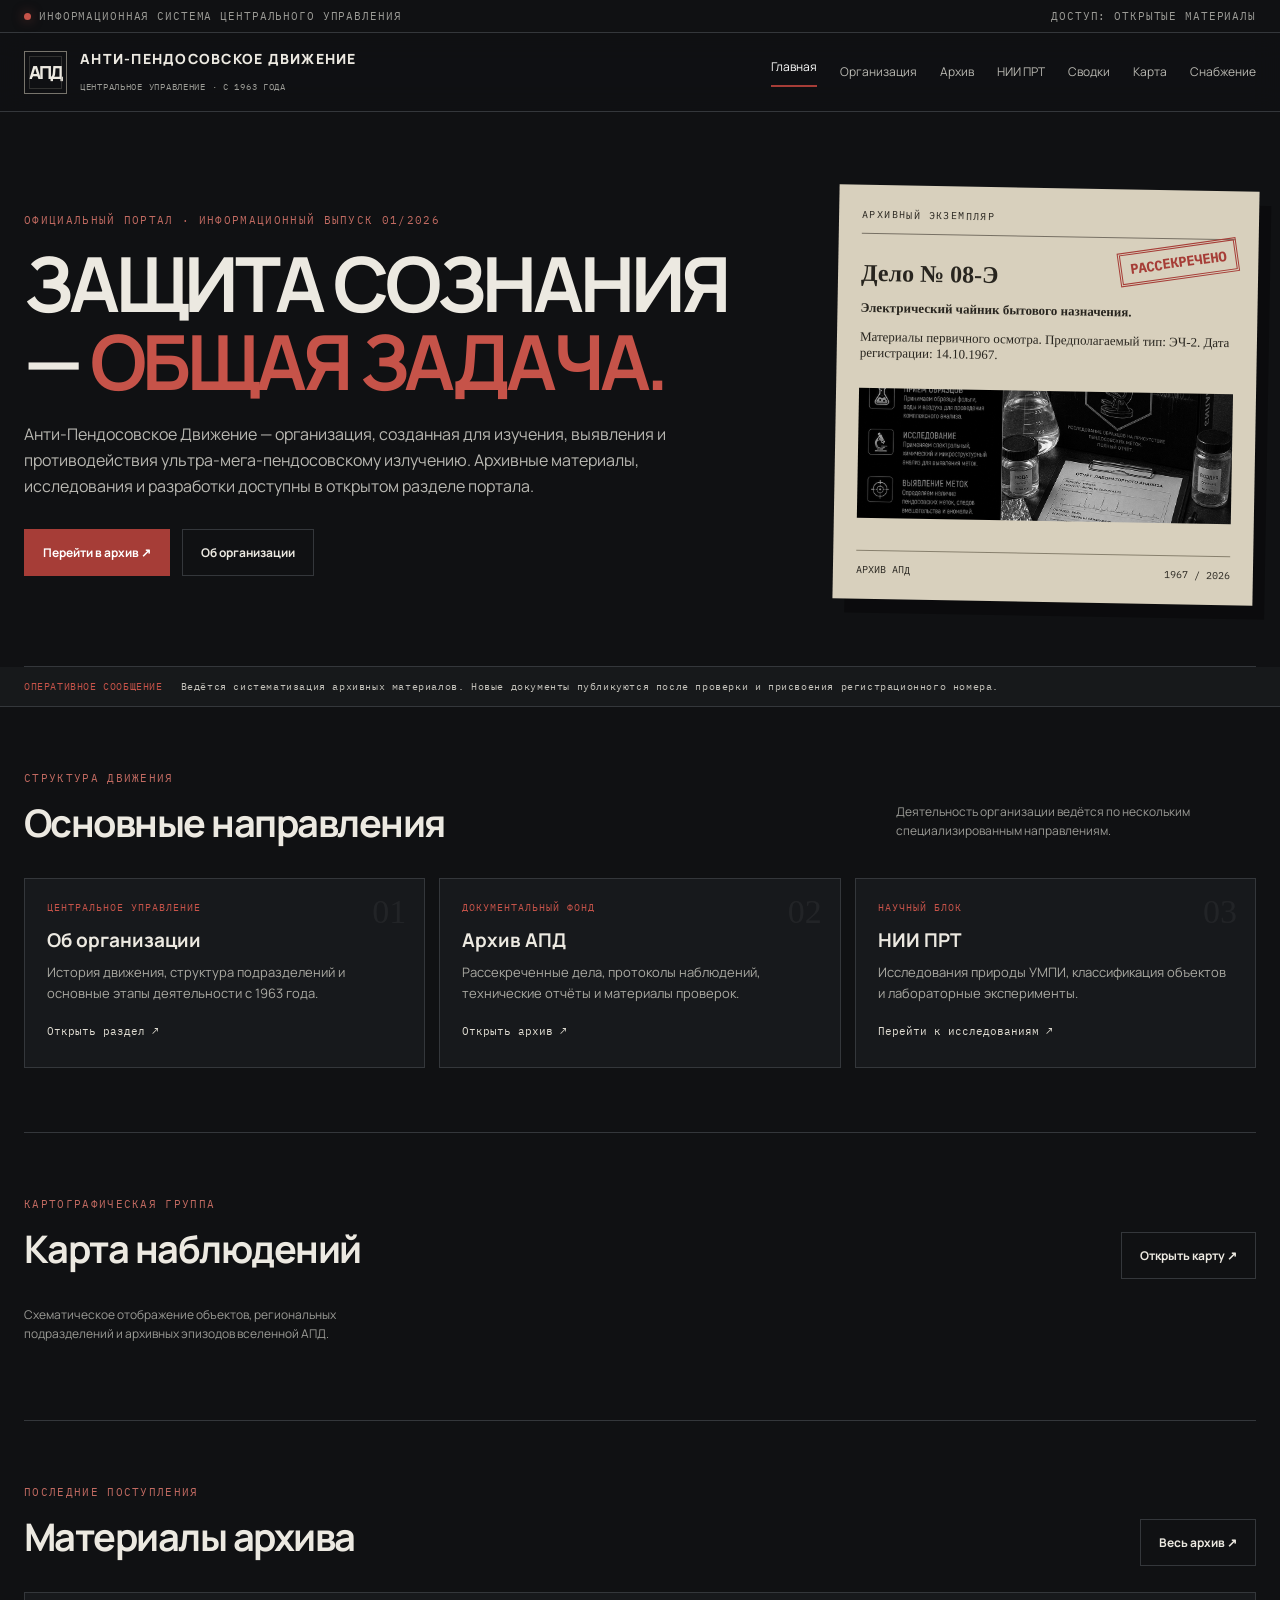
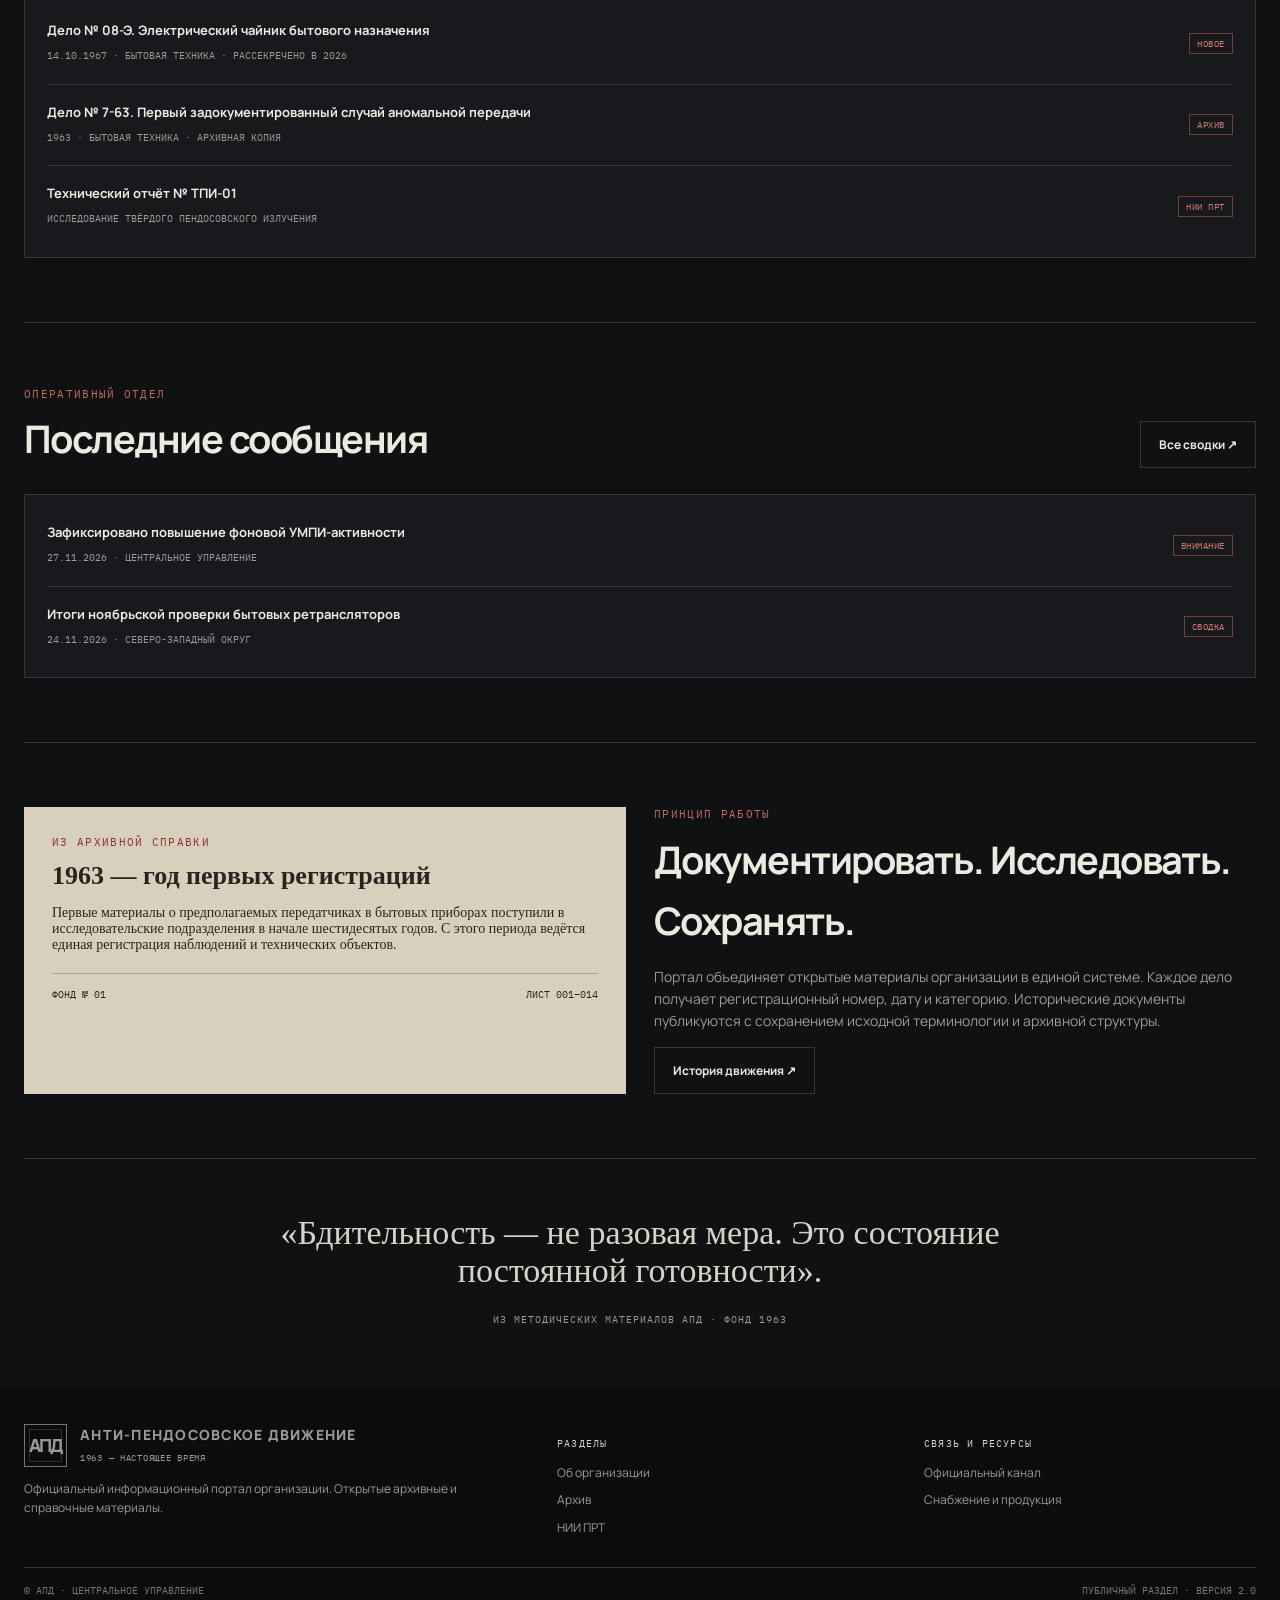
<file: index.html>
<!doctype html>
<html lang="ru"><head><meta charset="utf-8"><meta name="viewport" content="width=device-width,initial-scale=1"><meta name="theme-color" content="#101113"><meta name="description" content="Официальный информационный портал Анти-Пендосовского Движения. Архив, исследования НИИ ПРТ и оперативные материалы."><title>АПД — Центральное управление</title><link rel="stylesheet" href="assets/apd.css"></head><body>
<div class="topline"><div class="shell"><span><i class="status-dot"></i>Информационная система центрального управления</span><span>ДОСТУП: ОТКРЫТЫЕ МАТЕРИАЛЫ</span></div></div>
<header class="header"><div class="shell nav"><a class="brand" href="index.html"><span class="brand-mark">АПД</span><span><span class="brand-name">АНТИ-ПЕНДОСОВСКОЕ ДВИЖЕНИЕ</span><br><span class="brand-sub">ЦЕНТРАЛЬНОЕ УПРАВЛЕНИЕ · С 1963 ГОДА</span></span></a><button class="nav-toggle" aria-expanded="false">МЕНЮ ☰</button><nav class="nav-links"><a class="active" href="index.html">Главная</a><a href="organization.html">Организация</a><a href="archive.html">Архив</a><a href="research.html">НИИ ПРТ</a><a href="operational.html">Сводки</a><a href="map.html">Карта</a><a href="shop.html">Снабжение</a></nav></div></header>
<main><div class="shell"><section class="hero"><div><div class="eyebrow">Официальный портал · Информационный выпуск 01/2026</div><h1>ЗАЩИТА СОЗНАНИЯ — <span>ОБЩАЯ ЗАДАЧА.</span></h1><p class="lead">Анти-Пендосовское Движение — организация, созданная для изучения, выявления и противодействия ультра-мега-пендосовскому излучению. Архивные материалы, исследования и разработки доступны в открытом разделе портала.</p><div class="hero-actions"><a class="btn btn-primary" href="archive.html">Перейти в архив ↗</a><a class="btn btn-secondary" href="organization.html">Об организации</a></div></div><aside class="hero-doc"><div class="doc-stamp">РАССЕКРЕЧЕНО</div><h3>Дело № 08-Э</h3><p><b>Электрический чайник бытового назначения.</b></p><p>Материалы первичного осмотра. Предполагаемый тип: ЭЧ-2. Дата регистрации: 14.10.1967.</p><img src="images/LabAnalyse.png" alt="Архивный снимок лабораторного оборудования"><div class="doc-meta"><span>АРХИВ АПД</span><span>1967 / 2026</span></div></aside></section></div>
<div class="ticker"><div class="shell"><span class="ticker-label">ОПЕРАТИВНОЕ СООБЩЕНИЕ</span><span class="ticker-text">Ведётся систематизация архивных материалов. Новые документы публикуются после проверки и присвоения регистрационного номера.</span></div></div>
<div class="shell"><section class="section"><div class="section-head"><div><div class="eyebrow">Структура движения</div><h2>Основные направления</h2></div><p class="section-note">Деятельность организации ведётся по нескольким специализированным направлениям.</p></div><div class="grid"><a class="card" href="organization.html"><span class="card-num">01</span><div class="card-kicker">ЦЕНТРАЛЬНОЕ УПРАВЛЕНИЕ</div><h3>Об организации</h3><p>История движения, структура подразделений и основные этапы деятельности с 1963 года.</p><span class="card-link">Открыть раздел</span></a><a class="card" href="archive.html"><span class="card-num">02</span><div class="card-kicker">ДОКУМЕНТАЛЬНЫЙ ФОНД</div><h3>Архив АПД</h3><p>Рассекреченные дела, протоколы наблюдений, технические отчёты и материалы проверок.</p><span class="card-link">Открыть архив</span></a><a class="card" href="research.html"><span class="card-num">03</span><div class="card-kicker">НАУЧНЫЙ БЛОК</div><h3>НИИ ПРТ</h3><p>Исследования природы УМПИ, классификация объектов и лабораторные эксперименты.</p><span class="card-link">Перейти к исследованиям</span></a></div></section>
<section class="section"><div class="section-head"><div><div class="eyebrow">Картографическая группа</div><h2>Карта наблюдений</h2></div><a class="btn btn-secondary" href="map.html">Открыть карту ↗</a></div><p class="section-note">Схематическое отображение объектов, региональных подразделений и архивных эпизодов вселенной АПД.</p></section><section class="section"><div class="section-head"><div><div class="eyebrow">Последние поступления</div><h2>Материалы архива</h2></div><a class="btn btn-secondary" href="archive.html">Весь архив ↗</a></div><div class="list-panel"><a class="list-row" href="dossier-08e.html"><span><strong>Дело № 08-Э. Электрический чайник бытового назначения</strong><small>14.10.1967 · БЫТОВАЯ ТЕХНИКА · РАССЕКРЕЧЕНО В 2026</small></span><span class="tag">Новое</span></a><a class="list-row" href="dossier-7-63.html"><span><strong>Дело № 7-63. Первый задокументированный случай аномальной передачи</strong><small>1963 · БЫТОВАЯ ТЕХНИКА · АРХИВНАЯ КОПИЯ</small></span><span class="tag">Архив</span></a><a class="list-row" href="report-tpi-01.html"><span><strong>Технический отчёт № ТПИ-01</strong><small>ИССЛЕДОВАНИЕ ТВЁРДОГО ПЕНДОСОВСКОГО ИЗЛУЧЕНИЯ</small></span><span class="tag">НИИ ПРТ</span></a></div></section>
<section class="section"><div class="section-head"><div><div class="eyebrow">Оперативный отдел</div><h2>Последние сообщения</h2></div><a class="btn btn-secondary" href="operational.html">Все сводки ↗</a></div><div class="list-panel"><a class="list-row" href="operational.html"><span><strong>Зафиксировано повышение фоновой УМПИ-активности</strong><small>27.11.2026 · ЦЕНТРАЛЬНОЕ УПРАВЛЕНИЕ</small></span><span class="tag">Внимание</span></a><a class="list-row" href="operational.html"><span><strong>Итоги ноябрьской проверки бытовых ретрансляторов</strong><small>24.11.2026 · СЕВЕРО-ЗАПАДНЫЙ ОКРУГ</small></span><span class="tag">Сводка</span></a></div></section><section class="section"><div class="split"><div class="paper-panel"><div class="eyebrow">Из архивной справки</div><h3>1963 — год первых регистраций</h3><p>Первые материалы о предполагаемых передатчиках в бытовых приборах поступили в исследовательские подразделения в начале шестидесятых годов. С этого периода ведётся единая регистрация наблюдений и технических объектов.</p><div class="paper-lines"><span>ФОНД № 01</span><span>ЛИСТ 001–014</span></div></div><div><div class="eyebrow">Принцип работы</div><h2 style="margin:8px 0 15px">Документировать. Исследовать. Сохранять.</h2><p style="color:var(--muted);font-size:14px">Портал объединяет открытые материалы организации в единой системе. Каждое дело получает регистрационный номер, дату и категорию. Исторические документы публикуются с сохранением исходной терминологии и архивной структуры.</p><a class="btn btn-secondary" href="organization.html">История движения ↗</a></div></div></section><div class="quote"><blockquote>«Бдительность — не разовая мера. Это состояние постоянной готовности».</blockquote><cite>ИЗ МЕТОДИЧЕСКИХ МАТЕРИАЛОВ АПД · ФОНД 1963</cite></div></div></main>
<footer class="footer"><div class="shell"><div class="footer-grid"><div><a class="brand" href="index.html"><span class="brand-mark">АПД</span><span><span class="brand-name">АНТИ-ПЕНДОСОВСКОЕ ДВИЖЕНИЕ</span><br><span class="brand-sub">1963 — НАСТОЯЩЕЕ ВРЕМЯ</span></span></a><p>Официальный информационный портал организации. Открытые архивные и справочные материалы.</p></div><div><h4>Разделы</h4><div class="footer-links"><a href="organization.html">Об организации</a><a href="archive.html">Архив</a><a href="research.html">НИИ ПРТ</a></div></div><div><h4>Связь и ресурсы</h4><div class="footer-links"><a href="https://web.max.ru/-77594313556719">Официальный канал</a><a href="shop.html">Снабжение и продукция</a></div></div></div><div class="copyright"><span>© АПД · ЦЕНТРАЛЬНОЕ УПРАВЛЕНИЕ</span><span>ПУБЛИЧНЫЙ РАЗДЕЛ · ВЕРСИЯ 2.0</span></div></div></footer><script src="assets/apd.js"></script></body></html>
</file>
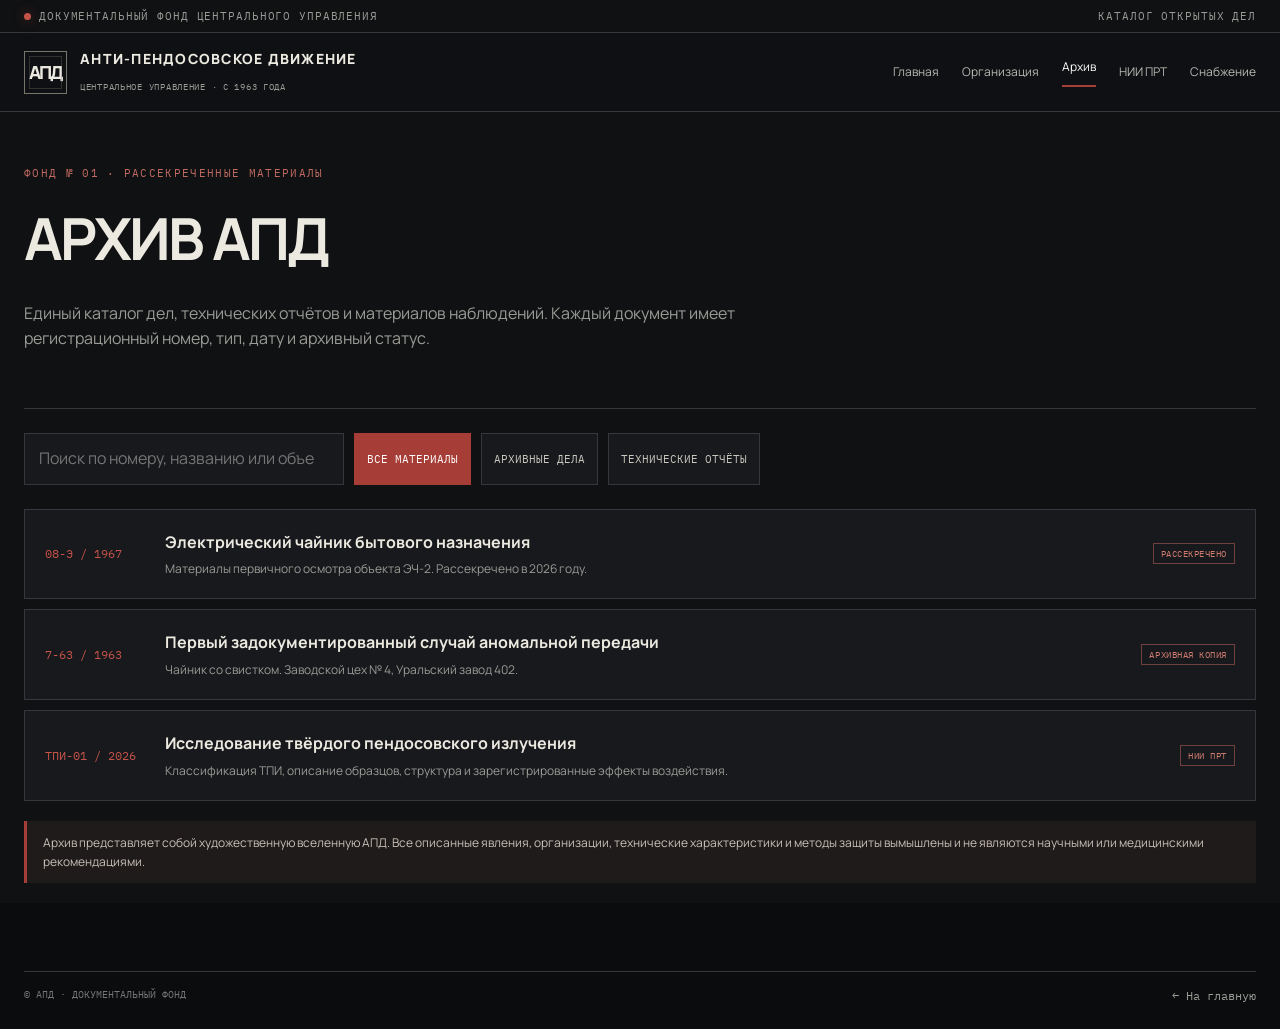
<file: archive.html>
<!doctype html>
<html lang="ru"><head><meta charset="utf-8"><meta name="viewport" content="width=device-width,initial-scale=1"><meta name="theme-color" content="#101113"><meta name="description" content="Открытый каталог архивных дел, технических отчётов и рассекреченных материалов АПД."><title>Архив АПД — Документальный фонд</title><link rel="stylesheet" href="assets/apd.css"></head><body>
<div class="topline"><div class="shell"><span><i class="status-dot"></i>Документальный фонд центрального управления</span><span>КАТАЛОГ ОТКРЫТЫХ ДЕЛ</span></div></div>
<header class="header"><div class="shell nav"><a class="brand" href="index.html"><span class="brand-mark">АПД</span><span><span class="brand-name">АНТИ-ПЕНДОСОВСКОЕ ДВИЖЕНИЕ</span><br><span class="brand-sub">ЦЕНТРАЛЬНОЕ УПРАВЛЕНИЕ · С 1963 ГОДА</span></span></a><button class="nav-toggle" aria-expanded="false">МЕНЮ ☰</button><nav class="nav-links"><a href="index.html">Главная</a><a href="organization.html">Организация</a><a class="active" href="archive.html">Архив</a><a href="research.html">НИИ ПРТ</a><a href="shop.html">Снабжение</a></nav></div></header>
<main class="shell"><section class="page-hero"><div class="eyebrow">Фонд № 01 · Рассекреченные материалы</div><h1>АРХИВ АПД</h1><p>Единый каталог дел, технических отчётов и материалов наблюдений. Каждый документ имеет регистрационный номер, тип, дату и архивный статус.</p></section>
<div class="toolbar"><input class="search" data-search type="search" placeholder="Поиск по номеру, названию или объекту…" aria-label="Поиск по архиву"><button class="filter active" data-filter="all">ВСЕ МАТЕРИАЛЫ</button><button class="filter" data-filter="case">АРХИВНЫЕ ДЕЛА</button><button class="filter" data-filter="report">ТЕХНИЧЕСКИЕ ОТЧЁТЫ</button></div>
<div class="archive-list">
<a class="archive-item" data-archive-item data-type="case" href="dossier-08e.html"><span class="archive-id">08-Э / 1967</span><span><h3>Электрический чайник бытового назначения</h3><p>Материалы первичного осмотра объекта ЭЧ-2. Рассекречено в 2026 году.</p></span><span class="tag">Рассекречено</span></a>
<a class="archive-item" data-archive-item data-type="case" href="dossier-7-63.html"><span class="archive-id">7-63 / 1963</span><span><h3>Первый задокументированный случай аномальной передачи</h3><p>Чайник со свистком. Заводской цех № 4, Уральский завод 402.</p></span><span class="tag">Архивная копия</span></a>
<a class="archive-item" data-archive-item data-type="report" href="report-tpi-01.html"><span class="archive-id">ТПИ-01 / 2026</span><span><h3>Исследование твёрдого пендосовского излучения</h3><p>Классификация ТПИ, описание образцов, структура и зарегистрированные эффекты воздействия.</p></span><span class="tag">НИИ ПРТ</span></a>
</div><div class="empty" data-empty hidden>По вашему запросу ничего не найдено. Измените поисковую фразу или категорию.</div>
<div class="notice">Архив представляет собой художественную вселенную АПД. Все описанные явления, организации, технические характеристики и методы защиты вымышлены и не являются научными или медицинскими рекомендациями.</div></main>
<footer class="footer"><div class="shell"><div class="copyright"><span>© АПД · ДОКУМЕНТАЛЬНЫЙ ФОНД</span><a href="index.html">← На главную</a></div></div></footer><script src="assets/apd.js"></script></body></html>
</file>
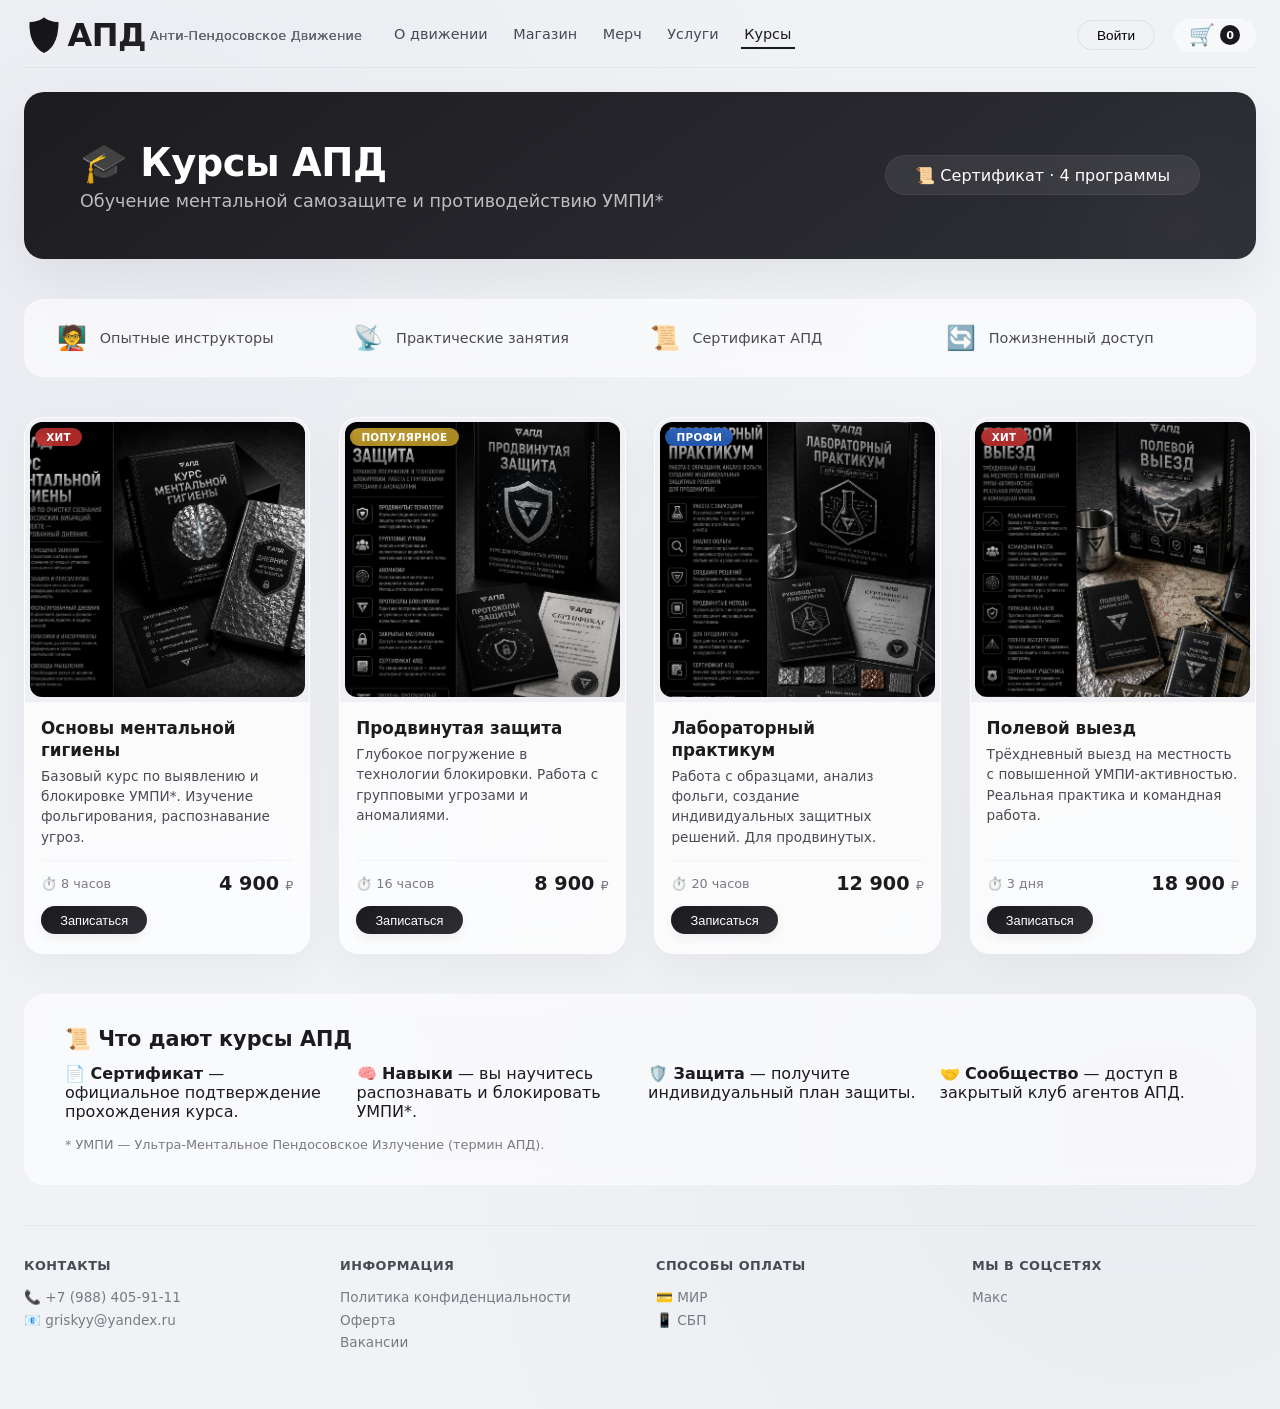
<file: courses.html>
<!DOCTYPE html>
<html lang="ru">
<head>
    <meta charset="UTF-8" />
    <meta name="viewport" content="width=device-width, initial-scale=1.0" />
    <title>Курсы АПД — Анти-Пендосовское Движение</title>
    <style>
        /* ----- базовые сбросы и переменные (как в shop.html) ----- */
        * {
            margin: 0;
            padding: 0;
            box-sizing: border-box;
        }

        :root {
            --bg-page: #f0f2f6;
            --card-bg: rgba(255, 255, 255, 0.75);
            --shadow-soft: 0 12px 40px rgba(0, 0, 0, 0.04);
            --shadow-hover: 0 24px 56px rgba(0, 0, 0, 0.08);
            --radius-lg: 20px;
            --radius-md: 16px;
            --radius-sm: 12px;
            --glass-bg: rgba(255, 255, 255, 0.6);
            --glass-border: rgba(255, 255, 255, 0.25);
            --primary: #1a1a1e;
            --accent: #2c2c32;
            --text-main: #1c1c1e;
            --text-secondary: #4a4a52;
            --text-muted: #7a7a82;
            --gradient-btn: linear-gradient(145deg, #1a1a1e, #2e2e34);
        }

        body {
            font-family: 'Inter', 'Segoe UI', system-ui, -apple-system, sans-serif;
            background: var(--bg-page);
            color: var(--text-main);
            min-height: 100vh;
            display: flex;
            flex-direction: column;
            align-items: center;
            padding: 0 1.5rem 2rem;
            background-image: radial-gradient(circle at 10% 20%, rgba(200, 200, 210, 0.15) 0%, transparent 50%),
                radial-gradient(circle at 90% 80%, rgba(180, 180, 190, 0.10) 0%, transparent 50%);
        }

        .container {
            max-width: 1360px;
            width: 100%;
        }

        /* ----- ШАПКА (как в shop) ----- */
        .header {
            display: flex;
            align-items: center;
            justify-content: space-between;
            flex-wrap: wrap;
            gap: 1rem 1.5rem;
            padding: 1rem 0 0.8rem;
            border-bottom: 1px solid rgba(0, 0, 0, 0.04);
            margin-bottom: 1.5rem;
        }

        .header-left {
            display: flex;
            align-items: center;
            gap: 1.8rem;
            flex-wrap: wrap;
        }

        .logo {
            font-size: 2rem;
            font-weight: 800;
            letter-spacing: -0.5px;
            background: linear-gradient(145deg, #121214, #3a3a42);
            -webkit-background-clip: text;
            -webkit-text-fill-color: transparent;
            background-clip: text;
            text-decoration: none;
            display: flex;
            align-items: center;
            gap: 4px;
        }

        .logo small {
            font-size: 0.8rem;
            font-weight: 400;
            -webkit-text-fill-color: #6a6a72;
            background: none;
            color: #6a6a72;
            letter-spacing: 0.2px;
        }

        .nav-links {
            display: flex;
            gap: 1.2rem;
            align-items: center;
            flex-wrap: wrap;
        }

        .nav-links a {
            text-decoration: none;
            color: var(--text-secondary);
            font-weight: 500;
            font-size: 0.9rem;
            transition: color 0.15s;
            padding: 0.3rem 0.2rem;
            border-bottom: 2px solid transparent;
        }

        .nav-links a:hover {
            color: var(--text-main);
            border-bottom-color: var(--primary);
        }

        .nav-links a.active {
            color: var(--text-main);
            border-bottom-color: var(--primary);
        }

        .header-right {
            display: flex;
            align-items: center;
            gap: 1.2rem;
        }

        .btn-ghost {
            background: transparent;
            border: 1px solid rgba(0,0,0,0.08);
            padding: 0.4rem 1.2rem;
            border-radius: 60px;
            font-weight: 500;
            cursor: pointer;
            transition: 0.2s;
            font-size: 0.85rem;
        }
        .btn-ghost:hover {
            background: rgba(0,0,0,0.03);
        }

        .cart-icon-wrap {
            display: flex;
            align-items: center;
            gap: 0.3rem;
            cursor: pointer;
            font-size: 1.3rem;
            background: rgba(255,255,255,0.5);
            backdrop-filter: blur(4px);
            padding: 0.2rem 0.9rem;
            border-radius: 60px;
            border: 1px solid rgba(255,255,255,0.3);
            transition: all 0.2s;
        }
        .cart-icon-wrap:hover {
            background: rgba(255,255,255,0.8);
        }

        .cart-count {
            background: #1a1a1e;
            color: white;
            font-weight: 600;
            font-size: 0.7rem;
            min-width: 20px;
            height: 20px;
            border-radius: 40px;
            display: inline-flex;
            align-items: center;
            justify-content: center;
            padding: 0 5px;
        }

        /* ----- HERO (как в shop) ----- */
        .hero {
            background: linear-gradient(145deg, #1c1c20, #2e2e36);
            border-radius: var(--radius-lg);
            padding: 3rem 3.5rem;
            margin-bottom: 2.5rem;
            color: white;
            display: flex;
            justify-content: space-between;
            align-items: center;
            flex-wrap: wrap;
            gap: 1.5rem;
            box-shadow: 0 20px 50px rgba(0, 0, 0, 0.06);
            position: relative;
            overflow: hidden;
        }

        .hero::after {
            content: '';
            position: absolute;
            top: -40%;
            right: -10%;
            width: 400px;
            height: 400px;
            background: radial-gradient(circle, rgba(255, 255, 255, 0.02) 0%, transparent 70%);
            border-radius: 50%;
        }

        .hero-left h2 {
            font-size: 2.4rem;
            font-weight: 700;
            letter-spacing: -0.5px;
            margin-bottom: 0.3rem;
        }

        .hero-left p {
            font-size: 1.1rem;
            opacity: 0.7;
            font-weight: 300;
        }

        .hero-tag {
            background: rgba(255, 255, 255, 0.08);
            backdrop-filter: blur(4px);
            padding: 0.6rem 1.8rem;
            border-radius: 60px;
            border: 1px solid rgba(255, 255, 255, 0.05);
            font-weight: 500;
        }

        /* ----- ПРЕИМУЩЕСТВА (как в shop) ----- */
        .benefits {
            display: grid;
            grid-template-columns: repeat(auto-fit, minmax(160px, 1fr));
            gap: 1.2rem;
            margin-bottom: 2.5rem;
            background: var(--glass-bg);
            backdrop-filter: blur(8px);
            border-radius: var(--radius-lg);
            padding: 1.5rem 2rem;
            border: 1px solid var(--glass-border);
        }

        .benefit-item {
            display: flex;
            align-items: center;
            gap: 0.8rem;
            font-size: 0.9rem;
            font-weight: 500;
            color: var(--text-secondary);
        }

        .benefit-item span:first-child {
            font-size: 1.5rem;
        }

        /* ----- СЕТКА КУРСОВ (как catalog в shop) ----- */
        .courses-grid {
            display: grid;
            grid-template-columns: repeat(auto-fill, minmax(270px, 1fr));
            gap: 1.8rem;
            margin-bottom: 2.5rem;
        }

        .course-card {
            background: var(--card-bg);
            backdrop-filter: blur(8px);
            border-radius: var(--radius-lg);
            overflow: hidden;
            border: 1px solid rgba(255, 255, 255, 0.4);
            box-shadow: var(--shadow-soft);
            transition: transform 0.3s ease, box-shadow 0.3s ease;
            display: flex;
            flex-direction: column;
            position: relative;
        }

        .course-card:hover {
            transform: translateY(-6px);
            box-shadow: var(--shadow-hover);
            border-color: rgba(255, 255, 255, 0.7);
        }

        .course-image {
            width: 100%;
            aspect-ratio: 1 / 1;
            background: #eef0f4;
            display: flex;
            align-items: center;
            justify-content: center;
            font-size: 4rem;
            padding: 0.3rem;
            position: relative;
            overflow: hidden;
            border-radius: var(--radius-sm) var(--radius-sm) 0 0;
            cursor: pointer;
        }

        .course-image img {
            width: 100%;
            height: 100%;
            object-fit: cover;
            display: block;
            transition: transform 0.4s ease;
            border-radius: var(--radius-sm);
        }

        .course-image .emoji-big {
            font-size: 4.5rem;
            line-height: 1;
        }

        /* бейджи */
        .badges {
            position: absolute;
            top: 10px;
            left: 10px;
            display: flex;
            flex-direction: column;
            gap: 4px;
        }

        .badge {
            background: rgba(26, 26, 30, 0.85);
            backdrop-filter: blur(4px);
            color: white;
            font-size: 0.65rem;
            font-weight: 600;
            padding: 0.2rem 0.7rem;
            border-radius: 40px;
            letter-spacing: 0.3px;
            text-transform: uppercase;
        }

        .badge.hit {
            background: rgba(200, 50, 50, 0.85);
        }

        .badge.new {
            background: rgba(30, 120, 80, 0.85);
        }

        .badge.popular {
            background: rgba(200, 160, 40, 0.85);
        }

        .badge.pro {
            background: rgba(40, 100, 200, 0.85);
        }

        .badge.online {
            background: rgba(150, 40, 200, 0.85);
        }

        .course-info {
            padding: 1rem 1rem 1.2rem;
            flex: 1;
            display: flex;
            flex-direction: column;
        }

        .course-name {
            font-size: 1.05rem;
            font-weight: 600;
            color: var(--text-main);
            margin-bottom: 0.25rem;
            line-height: 1.3;
        }

        .course-desc {
            font-size: 0.85rem;
            color: var(--text-secondary);
            line-height: 1.5;
            margin-bottom: 0.6rem;
            flex: 1;
        }

        .course-meta {
            display: flex;
            justify-content: space-between;
            align-items: center;
            flex-wrap: wrap;
            gap: 0.5rem;
            font-size: 0.8rem;
            color: var(--text-muted);
            border-top: 1px solid rgba(0, 0, 0, 0.03);
            padding-top: 0.7rem;
            margin-top: 0.2rem;
        }

        .course-meta .duration {
            display: flex;
            align-items: center;
            gap: 0.3rem;
        }

        .course-price {
            font-size: 1.2rem;
            font-weight: 700;
            color: var(--text-main);
        }

        .course-price::after {
            content: ' ₽';
            font-weight: 400;
            font-size: 0.8rem;
            color: var(--text-muted);
            margin-left: 2px;
        }

        .course-btn {
            background: var(--gradient-btn);
            border: none;
            color: white;
            padding: 0.4rem 1.2rem;
            border-radius: 60px;
            font-size: 0.8rem;
            font-weight: 500;
            cursor: pointer;
            transition: all 0.2s ease;
            box-shadow: 0 4px 12px rgba(0, 0, 0, 0.06);
            position: relative;
            overflow: hidden;
        }

        .course-btn::after {
            content: '';
            position: absolute;
            top: -50%;
            left: -50%;
            width: 200%;
            height: 200%;
            background: radial-gradient(circle, rgba(255, 255, 255, 0.1) 0%, transparent 60%);
            opacity: 0;
            transition: opacity 0.3s;
        }

        .course-btn:hover::after {
            opacity: 1;
        }

        .course-btn:hover {
            transform: scale(1.02);
            box-shadow: 0 8px 20px rgba(0, 0, 0, 0.10);
        }

        .course-btn:active {
            transform: scale(0.95);
        }

        .course-btn.in-cart {
            background: #2a7a4a;
        }

        /* ----- МОДАЛКА (детальный просмотр, как в shop) ----- */
        .modal-overlay {
            display: none;
            position: fixed;
            top: 0;
            left: 0;
            width: 100%;
            height: 100%;
            background: rgba(0, 0, 0, 0.4);
            backdrop-filter: blur(6px);
            align-items: center;
            justify-content: center;
            z-index: 1000;
            padding: 1.5rem;
        }

        .modal-overlay.open {
            display: flex;
        }

        .modal-card {
            background: rgba(255, 255, 255, 0.92);
            backdrop-filter: blur(16px);
            max-width: 780px;
            width: 100%;
            border-radius: var(--radius-lg);
            overflow: hidden;
            display: flex;
            flex-direction: column;
            box-shadow: 0 40px 80px rgba(0, 0, 0, 0.15);
            animation: modalFade 0.3s ease;
            border: 1px solid rgba(255, 255, 255, 0.3);
        }

        @keyframes modalFade {
            from {
                opacity: 0;
                transform: scale(0.94) translateY(20px);
            }
            to {
                opacity: 1;
                transform: scale(1) translateY(0);
            }
        }

        .modal-image {
            width: 100%;
            aspect-ratio: 16 / 10;
            background: #e8eaf0;
            display: flex;
            align-items: center;
            justify-content: center;
            font-size: 4rem;
        }

        .modal-image .emoji-big {
            font-size: 5rem;
        }

        .modal-body {
            padding: 2rem 2rem 1.8rem;
        }

        .modal-body h2 {
            font-size: 1.6rem;
            font-weight: 700;
            margin-bottom: 0.3rem;
        }

        .modal-body .modal-price {
            font-size: 1.6rem;
            font-weight: 700;
            margin: 0.3rem 0 0.5rem;
        }

        .modal-body .modal-price::after {
            content: ' ₽';
            font-weight: 400;
            font-size: 1rem;
            color: var(--text-muted);
            margin-left: 4px;
        }

        .modal-body .modal-desc {
            font-size: 0.95rem;
            color: var(--text-secondary);
            line-height: 1.6;
            margin-bottom: 1.5rem;
        }

        .modal-body .modal-duration {
            font-size: 0.9rem;
            color: var(--text-muted);
            margin-bottom: 0.8rem;
        }

        .modal-actions {
            display: flex;
            gap: 1rem;
            flex-wrap: wrap;
            border-top: 1px solid rgba(0, 0, 0, 0.04);
            padding-top: 1.5rem;
        }

        .modal-close {
            background: rgba(0, 0, 0, 0.04);
            border: none;
            padding: 0.6rem 1.8rem;
            border-radius: 60px;
            font-weight: 500;
            cursor: pointer;
            transition: background 0.2s;
        }

        .modal-close:hover {
            background: rgba(0, 0, 0, 0.08);
        }

        /* ----- КОРЗИНА (сайдбар, как в shop) ----- */
        .cart-sidebar {
            display: none;
            position: fixed;
            top: 0;
            right: 0;
            width: 420px;
            max-width: 92vw;
            height: 100%;
            background: rgba(255, 255, 255, 0.92);
            backdrop-filter: blur(20px);
            box-shadow: -12px 0 40px rgba(0, 0, 0, 0.04);
            z-index: 2000;
            padding: 1.8rem 1.5rem;
            overflow-y: auto;
            flex-direction: column;
            border-left: 1px solid rgba(255, 255, 255, 0.3);
            animation: slideIn 0.35s ease;
        }

        @keyframes slideIn {
            from {
                transform: translateX(60px);
                opacity: 0;
            }
            to {
                transform: translateX(0);
                opacity: 1;
            }
        }

        .cart-sidebar.open {
            display: flex;
        }

        .cart-header {
            display: flex;
            justify-content: space-between;
            align-items: center;
            border-bottom: 1px solid rgba(0, 0, 0, 0.04);
            padding-bottom: 1rem;
            margin-bottom: 1.5rem;
        }

        .cart-header h2 {
            font-size: 1.4rem;
            font-weight: 600;
        }

        .cart-close {
            background: none;
            border: none;
            font-size: 1.6rem;
            cursor: pointer;
            color: var(--text-secondary);
            padding: 0 0.3rem;
        }

        .cart-items {
            flex: 1;
            margin-bottom: 1rem;
        }

        .cart-item {
            display: flex;
            gap: 0.8rem;
            padding: 0.8rem 0;
            border-bottom: 1px solid rgba(0, 0, 0, 0.03);
            align-items: center;
        }

        .cart-item-img {
            width: 56px;
            height: 56px;
            border-radius: var(--radius-sm);
            background: #eef0f4;
            overflow: hidden;
            flex-shrink: 0;
            display: flex;
            align-items: center;
            justify-content: center;
            font-size: 2rem;
        }

        .cart-item-info {
            flex: 1;
        }

        .cart-item-name {
            font-weight: 500;
            font-size: 0.9rem;
        }

        .cart-item-price {
            font-size: 0.8rem;
            color: var(--text-secondary);
        }

        .cart-item-controls {
            display: flex;
            align-items: center;
            gap: 0.3rem;
        }

        .cart-item-controls button {
            background: rgba(0, 0, 0, 0.03);
            border: none;
            width: 24px;
            height: 24px;
            border-radius: 40px;
            font-weight: 600;
            cursor: pointer;
            font-size: 0.9rem;
            transition: background 0.15s;
        }

        .cart-item-controls button:hover {
            background: rgba(0, 0, 0, 0.08);
        }

        .cart-item-controls .qty {
            min-width: 20px;
            text-align: center;
            font-weight: 600;
            font-size: 0.9rem;
        }

        .cart-item-remove {
            background: none;
            border: none;
            color: var(--text-muted);
            font-size: 1.1rem;
            cursor: pointer;
            padding: 0 0.2rem;
            transition: color 0.15s;
        }

        .cart-item-remove:hover {
            color: #b0343a;
        }

        .cart-summary {
            border-top: 1px solid rgba(0, 0, 0, 0.06);
            padding-top: 1rem;
        }

        .cart-summary .row {
            display: flex;
            justify-content: space-between;
            font-size: 0.9rem;
            color: var(--text-secondary);
            padding: 0.2rem 0;
        }

        .cart-summary .row.total {
            font-weight: 700;
            font-size: 1.2rem;
            color: var(--text-main);
            border-top: 1px solid rgba(0, 0, 0, 0.06);
            padding-top: 0.8rem;
            margin-top: 0.3rem;
        }

        .cart-pay-btn {
            background: var(--gradient-btn);
            border: none;
            color: white;
            padding: 0.9rem;
            border-radius: 60px;
            font-size: 1rem;
            font-weight: 600;
            width: 100%;
            cursor: pointer;
            transition: all 0.2s;
            margin-top: 0.8rem;
            box-shadow: 0 4px 16px rgba(0, 0, 0, 0.06);
        }

        .cart-pay-btn:hover {
            transform: scale(1.01);
            box-shadow: 0 8px 24px rgba(0, 0, 0, 0.10);
        }

        .cart-empty {
            text-align: center;
            color: var(--text-muted);
            padding: 2rem 0;
            font-size: 1rem;
        }

        /* ----- БАНКОВСКОЕ ОКНО ОПЛАТЫ (как в shop) ----- */
        .pay-overlay {
            display: none;
            position: fixed;
            top: 0;
            left: 0;
            width: 100%;
            height: 100%;
            background: rgba(0, 0, 0, 0.5);
            backdrop-filter: blur(10px);
            z-index: 3000;
            align-items: center;
            justify-content: center;
            padding: 1.5rem;
        }

        .pay-overlay.open {
            display: flex;
        }

        .pay-modal {
            background: white;
            max-width: 440px;
            width: 100%;
            border-radius: var(--radius-lg);
            padding: 2.5rem 2rem 2rem;
            box-shadow: 0 40px 80px rgba(0, 0, 0, 0.2);
            animation: modalFade 0.35s ease;
            border: 1px solid rgba(255, 255, 255, 0.1);
        }

        .pay-modal .bank-header {
            display: flex;
            justify-content: space-between;
            align-items: center;
            margin-bottom: 1.5rem;
            font-size: 0.8rem;
            color: var(--text-secondary);
            border-bottom: 1px solid rgba(0, 0, 0, 0.04);
            padding-bottom: 0.8rem;
        }

        .pay-modal .bank-header .bank-name {
            font-weight: 700;
            color: var(--text-main);
            font-size: 0.95rem;
        }

        .pay-modal .pay-icon {
            font-size: 2.8rem;
            text-align: center;
            margin-bottom: 0.3rem;
        }

        .pay-modal h3 {
            font-size: 1.3rem;
            font-weight: 700;
            text-align: center;
            margin-bottom: 0.2rem;
        }

        .pay-modal .pay-amount {
            text-align: center;
            font-size: 1.5rem;
            font-weight: 700;
            color: var(--text-main);
            margin-bottom: 1.5rem;
        }

        .pay-modal .pay-amount small {
            font-weight: 400;
            font-size: 0.9rem;
            color: var(--text-secondary);
        }

        .pay-progress {
            width: 100%;
            height: 4px;
            background: #e8eaf0;
            border-radius: 20px;
            margin: 1rem 0 0.8rem;
            overflow: hidden;
        }

        .pay-progress .bar {
            height: 100%;
            width: 0%;
            background: #1a1a1e;
            border-radius: 20px;
            transition: width 0.15s linear;
        }

        .pay-status {
            text-align: center;
            font-size: 0.9rem;
            color: var(--text-secondary);
            margin-bottom: 1.5rem;
        }

        .pay-btn-close {
            background: rgba(0, 0, 0, 0.04);
            border: none;
            padding: 0.6rem 2rem;
            border-radius: 60px;
            font-weight: 500;
            cursor: pointer;
            display: block;
            margin: 0 auto;
            transition: background 0.2s;
        }

        .pay-btn-close:hover {
            background: rgba(0, 0, 0, 0.08);
        }

        /* ----- ФУТЕР (как в shop) ----- */
        .footer {
            margin-top: 2.5rem;
            padding: 2rem 0 1.5rem;
            border-top: 1px solid rgba(0, 0, 0, 0.04);
            display: grid;
            grid-template-columns: repeat(auto-fit, minmax(160px, 1fr));
            gap: 2rem;
            width: 100%;
        }

        .footer-col h4 {
            font-size: 0.8rem;
            text-transform: uppercase;
            letter-spacing: 0.5px;
            color: var(--text-secondary);
            margin-bottom: 0.8rem;
        }

        .footer-col a,
        .footer-col p {
            display: block;
            font-size: 0.85rem;
            color: var(--text-muted);
            text-decoration: none;
            padding: 0.2rem 0;
            transition: color 0.15s;
        }

        .footer-col a:hover {
            color: var(--text-main);
        }

        .footer-col .social {
            display: flex;
            gap: 1rem;
            font-size: 1.3rem;
        }

        /* ----- ТОСТ (как в shop) ----- */
        .toast {
            position: fixed;
            bottom: 2rem;
            left: 50%;
            transform: translateX(-50%);
            background: rgba(26, 26, 30, 0.92);
            backdrop-filter: blur(8px);
            color: white;
            padding: 0.7rem 2rem;
            border-radius: 60px;
            font-weight: 500;
            box-shadow: 0 8px 30px rgba(0, 0, 0, 0.1);
            z-index: 9999;
            opacity: 0;
            transition: opacity 0.35s ease;
            pointer-events: none;
            font-size: 0.9rem;
            border: 1px solid rgba(255, 255, 255, 0.05);
        }

        .toast.show {
            opacity: 1;
        }

        /* ----- АДАПТИВ (как в shop) ----- */
        @media (max-width: 768px) {
            .header {
                flex-direction: column;
                align-items: stretch;
            }
            .header-left {
                flex-direction: column;
                align-items: stretch;
            }
            .nav-links {
                justify-content: center;
            }
            .header-right {
                justify-content: center;
            }
            .hero {
                padding: 2rem 1.5rem;
            }
            .hero-left h2 {
                font-size: 1.8rem;
            }
            .courses-grid {
                grid-template-columns: repeat(auto-fill, minmax(200px, 1fr));
                gap: 1rem;
            }
            .benefits {
                grid-template-columns: 1fr 1fr;
                padding: 1rem;
            }
            .cart-sidebar {
                width: 100%;
                max-width: 100%;
                border-left: none;
            }
        }

        @media (max-width: 480px) {
            .courses-grid {
                grid-template-columns: 1fr 1fr;
                gap: 0.8rem;
            }
            .course-info {
                padding: 0.6rem 0.6rem 0.9rem;
            }
            .course-name {
                font-size: 0.8rem;
            }
            .course-price {
                font-size: 1rem;
            }
            .course-btn {
                font-size: 0.65rem;
                padding: 0.2rem 0.8rem;
            }
            .hero-left h2 {
                font-size: 1.4rem;
            }
        }
    </style>
</head>
<body>
    <div class="container">

        <!-- ШАПКА -->
        <header class="header">
            <div class="header-left">
                <a href="index.html" class="logo">
                    <span class="logo-icon">🛡️</span> АПД
                    <small>Анти-Пендосовское Движение</small>
                </a>
                <nav class="nav-links">
                    <a href="index.html">О движении</a>
                    <a href="shop.html">Магазин</a>
                    <a href="merch.html">Мерч</a>
                    <a href="services.html">Услуги</a>
                    <a href="courses.html" class="active">Курсы</a>
                </nav>
            </div>
            <div class="header-right">
                <button class="btn-ghost">Войти</button>
                <div class="cart-icon-wrap" id="cartIcon">
                    🛒
                    <span class="cart-count" id="cartCount">0</span>
                </div>
            </div>
        </header>

        <!-- HERO -->
        <div class="hero">
            <div class="hero-left">
                <h2>🎓 Курсы АПД</h2>
                <p>Обучение ментальной самозащите и противодействию УМПИ*</p>
            </div>
            <div class="hero-tag">📜 Сертификат · 4 программы</div>
        </div>

        <!-- ПРЕИМУЩЕСТВА -->
        <div class="benefits">
            <div class="benefit-item"><span>🧑‍🏫</span> Опытные инструкторы</div>
            <div class="benefit-item"><span>📡</span> Практические занятия</div>
            <div class="benefit-item"><span>📜</span> Сертификат АПД</div>
            <div class="benefit-item"><span>🔄</span> Пожизненный доступ</div>
        </div>

        <!-- СЕТКА КУРСОВ -->
        <section class="courses-grid" id="coursesGrid">
            <!-- Курс 1 -->
            <article class="course-card" data-id="c1" data-name="Основы ментальной гигиены" data-price="4900" data-duration="8 часов" data-desc="Базовый курс по выявлению и блокировке УМПИ*. Изучение фольгирования, распознавание угроз." data-emoji="🧠" data-badge="Хит">
                <div class="course-image">
                    <img src="./images/CourseMentalG.webp" alt="Основы ментальной гигиены">
                    <div class="badges"><span class="badge hit">Хит</span></div>
                </div>
                <div class="course-info">
                    <h3 class="course-name">Основы ментальной гигиены</h3>
                    <p class="course-desc">Базовый курс по выявлению и блокировке УМПИ*. Изучение фольгирования, распознавание угроз.</p>
                    <div class="course-meta">
                        <span class="duration">⏱️ 8 часов</span>
                        <span class="course-price">4 900</span>
                    </div>
                    <div style="margin-top: 0.7rem; display: flex; gap: 0.5rem; flex-wrap: wrap;">
                        <button class="course-btn" data-id="c1">Записаться</button>
                    </div>
                </div>
            </article>

            <!-- Курс 2 -->
            <article class="course-card" data-id="c2" data-name="Продвинутая защита" data-price="8900" data-duration="16 часов" data-desc="Глубокое погружение в технологии блокировки. Работа с групповыми угрозами и аномалиями." data-emoji="🛡️" data-badge="Популярное">
                <div class="course-image">
                    <img src="./images/ProDefence.png" alt="Продвинутая защита">
                    <div class="badges"><span class="badge popular">Популярное</span></div>
                </div>
                <div class="course-info">
                    <h3 class="course-name">Продвинутая защита</h3>
                    <p class="course-desc">Глубокое погружение в технологии блокировки. Работа с групповыми угрозами и аномалиями.</p>
                    <div class="course-meta">
                        <span class="duration">⏱️ 16 часов</span>
                        <span class="course-price">8 900</span>
                    </div>
                    <div style="margin-top: 0.7rem; display: flex; gap: 0.5rem; flex-wrap: wrap;">
                        <button class="course-btn" data-id="c2">Записаться</button>
                    </div>
                </div>
            </article>

            <!-- Курс 5 -->
            <article class="course-card" data-id="c5" data-name="Лабораторный практикум" data-price="12900" data-duration="20 часов" data-desc="Работа с образцами, анализ фольги, создание индивидуальных защитных решений. Для продвинутых." data-emoji="🔬" data-badge="Профи">
                <div class="course-image">
                    <img src="./images/LabPractice.png" alt="Лабораторный практикум">
                    <div class="badges"><span class="badge pro">Профи</span></div>
                </div>
                <div class="course-info">
                    <h3 class="course-name">Лабораторный практикум</h3>
                    <p class="course-desc">Работа с образцами, анализ фольги, создание индивидуальных защитных решений. Для продвинутых.</p>
                    <div class="course-meta">
                        <span class="duration">⏱️ 20 часов</span>
                        <span class="course-price">12 900</span>
                    </div>
                    <div style="margin-top: 0.7rem; display: flex; gap: 0.5rem; flex-wrap: wrap;">
                        <button class="course-btn" data-id="c5">Записаться</button>
                    </div>
                </div>
            </article>

            <!-- Курс 6 -->
            <article class="course-card" data-id="c6" data-name="Полевой выезд" data-price="18900" data-duration="3 дня" data-desc="Трёхдневный выезд на местность с повышенной УМПИ-активностью. Реальная практика и командная работа." data-emoji="🌍" data-badge="Хит">
                <div class="course-image">
                    <img src="./images/Lager.png" alt="">
                    <div class="badges"><span class="badge hit">Хит</span></div>
                </div>
                <div class="course-info">
                    <h3 class="course-name">Полевой выезд</h3>
                    <p class="course-desc">Трёхдневный выезд на местность с повышенной УМПИ-активностью. Реальная практика и командная работа.</p>
                    <div class="course-meta">
                        <span class="duration">⏱️ 3 дня</span>
                        <span class="course-price">18 900</span>
                    </div>
                    <div style="margin-top: 0.7rem; display: flex; gap: 0.5rem; flex-wrap: wrap;">
                        <button class="course-btn" data-id="c6">Записаться</button>
                    </div>
                </div>
            </article>
        </section>

        <!-- Дополнительный блок: "Что вы получите" -->
        <div style="background: var(--glass-bg); backdrop-filter: blur(8px); border-radius: var(--radius-lg); padding: 2rem 2.5rem; border: 1px solid var(--glass-border); margin-bottom: 1.5rem;">
            <h3 style="font-size: 1.3rem; font-weight: 700; margin-bottom: 0.8rem;">📜 Что дают курсы АПД</h3>
            <div style="display: grid; grid-template-columns: repeat(auto-fit, minmax(200px,1fr)); gap: 1rem;">
                <div><span style="font-weight: 600;">📄 Сертификат</span> — официальное подтверждение прохождения курса.</div>
                <div><span style="font-weight: 600;">🧠 Навыки</span> — вы научитесь распознавать и блокировать УМПИ*.</div>
                <div><span style="font-weight: 600;">🛡️ Защита</span> — получите индивидуальный план защиты.</div>
                <div><span style="font-weight: 600;">🤝 Сообщество</span> — доступ в закрытый клуб агентов АПД.</div>
            </div>
            <p style="margin-top: 1rem; font-size: 0.8rem; color: var(--text-muted);">* УМПИ — Ультра-Ментальное Пендосовское Излучение (термин АПД).</p>
        </div>

        <!-- ФУТЕР -->
        <footer class="footer">
            <div class="footer-col">
                <h4>Контакты</h4>
                <p>📞 +7 (988) 405-91-11</p>
                <p>📧 griskyy@yandex.ru</p>
            </div>
            <div class="footer-col">
                <h4>Информация</h4>
                <a href="#">Политика конфиденциальности</a>
                <a href="#">Оферта</a>
                <a href="#">Вакансии</a>
            </div>
            <div class="footer-col">
                <h4>Способы оплаты</h4>
                <p>💳 МИР</p>
                <p>📱 СБП</p>
            </div>
            <div class="footer-col">
                <h4>Мы в соцсетях</h4>
                <div class="social">
                    <span><a href="https://web.max.ru/-77594313556719">Макс</a></span>
                </div>
            </div>
        </footer>
    </div>

    <!-- МОДАЛКА (детальный просмотр) -->
    <div class="modal-overlay" id="modalOverlay">
        <div class="modal-card">
            <div class="modal-image">
                <span class="emoji-big" id="modalEmoji">🧠</span>
            </div>
            <div class="modal-body">
                <h2 id="modalName">Название</h2>
                <div class="modal-price" id="modalPrice">0</div>
                <div class="modal-duration" id="modalDuration">⏱️ 0 часов</div>
                <p class="modal-desc" id="modalDesc">Описание</p>
                <div class="modal-actions">
                    <button class="course-btn" id="modalAddBtn">➕ Записаться</button>
                    <button class="modal-close" id="modalCloseBtn">Закрыть</button>
                </div>
            </div>
        </div>
    </div>

    <!-- КОРЗИНА (сайдбар) -->
    <div class="cart-sidebar" id="cartSidebar">
        <div class="cart-header">
            <h2>🛒 Корзина</h2>
            <button class="cart-close" id="cartCloseBtn">✕</button>
        </div>
        <div class="cart-items" id="cartItems"><div class="cart-empty">Корзина пуста</div></div>
        <div class="cart-summary" id="cartSummary">
            <div class="row"><span>Курсы</span><span id="subtotalAmount">0 ₽</span></div>
            <div class="row"><span>Доставка</span><span id="deliveryCost">0 ₽</span></div>
            <div class="row total"><span>Итого</span><span id="totalAmount">0 ₽</span></div>
            <button class="cart-pay-btn" id="payBtn">💳 Оплатить</button>
        </div>
    </div>

    <!-- БАНКОВСКОЕ ОКНО ОПЛАТЫ -->
    <div class="pay-overlay" id="payOverlay">
        <div class="pay-modal">
            <div class="bank-header">
                <span class="bank-name">🏦 АПД-Банк</span>
                <span>🔒 защищено</span>
            </div>
            <div class="pay-icon">💳</div>
            <h3>Оплата курсов</h3>
            <div class="pay-amount"><small>Сумма</small><br /><span id="payTotal">0</span> ₽</div>
            <div class="pay-progress"><div class="bar" id="payProgressBar"></div></div>
            <div class="pay-status" id="payStatus">Введите данные карты...</div>
            <button class="pay-btn-close" id="payCloseBtn" style="display:none;">✅ Готово</button>
        </div>
    </div>

    <!-- ТОСТ -->
    <div class="toast" id="toast"></div>

    <script>
        (function() {
            // ----- ДАННЫЕ КУРСОВ (из data-атрибутов) -----
            const courseData = {};
            document.querySelectorAll('.course-card').forEach(card => {
                const id = card.dataset.id;
                courseData[id] = {
                    name: card.dataset.name,
                    price: parseInt(card.dataset.price),
                    duration: card.dataset.duration,
                    desc: card.dataset.desc,
                    emoji: card.dataset.emoji || '📚',
                    badge: card.dataset.badge
                };
            });

            // ----- состояние -----
            let cart = [];
            let currentCourseId = null;
            const cartCount = document.getElementById('cartCount');
            const toast = document.getElementById('toast');
            const cartIcon = document.getElementById('cartIcon');
            let toastTimeout = null;

            // DOM для модалки
            const modalOverlay = document.getElementById('modalOverlay');
            const modalEmoji = document.getElementById('modalEmoji');
            const modalName = document.getElementById('modalName');
            const modalPrice = document.getElementById('modalPrice');
            const modalDuration = document.getElementById('modalDuration');
            const modalDesc = document.getElementById('modalDesc');
            const modalAddBtn = document.getElementById('modalAddBtn');
            const modalCloseBtn = document.getElementById('modalCloseBtn');

            // DOM для корзины
            const cartSidebar = document.getElementById('cartSidebar');
            const cartItems = document.getElementById('cartItems');
            const subtotalAmount = document.getElementById('subtotalAmount');
            const deliveryCost = document.getElementById('deliveryCost');
            const totalAmount = document.getElementById('totalAmount');
            const cartCloseBtn = document.getElementById('cartCloseBtn');
            const payBtn = document.getElementById('payBtn');

            // DOM для оплаты
            const payOverlay = document.getElementById('payOverlay');
            const payTotal = document.getElementById('payTotal');
            const payProgressBar = document.getElementById('payProgressBar');
            const payStatus = document.getElementById('payStatus');
            const payCloseBtn = document.getElementById('payCloseBtn');

            // ----- helpers -----
            function getCourse(id) { return courseData[id] || null; }

            function getCartTotal() {
                return cart.reduce((acc, item) => {
                    const c = getCourse(item.id);
                    return acc + (c ? c.price * item.qty : 0);
                }, 0);
            }

            function getCartCountTotal() { return cart.reduce((acc, item) => acc + item.qty, 0); }

            // ----- рендер корзины -----
            function renderCart() {
                const count = getCartCountTotal();
                cartCount.textContent = count;

                if (cart.length === 0) {
                    cartItems.innerHTML = '<div class="cart-empty">Корзина пуста</div>';
                    subtotalAmount.textContent = '0 ₽';
                    deliveryCost.textContent = '0 ₽';
                    totalAmount.textContent = '0 ₽';
                    return;
                }

                let html = '';
                let subtotal = 0;
                cart.forEach(item => {
                    const c = getCourse(item.id);
                    if (!c) return;
                    subtotal += c.price * item.qty;
                    html += `
                        <div class="cart-item" data-id="${item.id}">
                            <div class="cart-item-img">${c.emoji}</div>
                            <div class="cart-item-info">
                                <div class="cart-item-name">${c.name}</div>
                                <div class="cart-item-price">${c.price} ₽ × ${item.qty}</div>
                            </div>
                            <div class="cart-item-controls">
                                <button class="cart-qty-minus" data-id="${item.id}">−</button>
                                <span class="qty">${item.qty}</span>
                                <button class="cart-qty-plus" data-id="${item.id}">+</button>
                                <button class="cart-item-remove" data-id="${item.id}">✕</button>
                            </div>
                        </div>
                    `;
                });
                cartItems.innerHTML = html;

                const delivery = 0; // доставка для курсов не требуется
                const total = subtotal;
                subtotalAmount.textContent = subtotal + ' ₽';
                deliveryCost.textContent = '0 ₽';
                totalAmount.textContent = total + ' ₽';

                // события в корзине
                document.querySelectorAll('.cart-qty-minus').forEach(btn => {
                    btn.addEventListener('click', function() {
                        const id = this.dataset.id;
                        const item = cart.find(i => i.id === id);
                        if (item && item.qty > 1) {
                            item.qty -= 1;
                        } else {
                            cart = cart.filter(i => i.id !== id);
                        }
                        renderCart();
                    });
                });
                document.querySelectorAll('.cart-qty-plus').forEach(btn => {
                    btn.addEventListener('click', function() {
                        const id = this.dataset.id;
                        const item = cart.find(i => i.id === id);
                        if (item) item.qty += 1;
                        renderCart();
                    });
                });
                document.querySelectorAll('.cart-item-remove').forEach(btn => {
                    btn.addEventListener('click', function() {
                        const id = this.dataset.id;
                        cart = cart.filter(i => i.id !== id);
                        renderCart();
                        showToast('🗑️ Курс удалён');
                    });
                });
            }

            function addToCart(courseId, qty = 1) {
                if (qty <= 0) return;
                const existing = cart.find(item => item.id === courseId);
                if (existing) {
                    existing.qty += qty;
                } else {
                    cart.push({ id: courseId, qty: qty });
                }
                renderCart();
            }

            function clearCart() {
                cart = [];
                renderCart();
            }

            // ----- модалка -----
            function openModal(courseId) {
                const c = getCourse(courseId);
                if (!c) return;
                currentCourseId = courseId;
                modalEmoji.textContent = c.emoji;
                modalName.textContent = c.name;
                modalPrice.textContent = c.price;
                modalDuration.textContent = '⏱️ ' + c.duration;
                modalDesc.textContent = c.desc;
                modalOverlay.classList.add('open');
            }

            function closeModal() {
                modalOverlay.classList.remove('open');
                currentCourseId = null;
            }

            // ----- тост -----
            function showToast(msg) {
                toast.textContent = msg;
                toast.classList.add('show');
                clearTimeout(toastTimeout);
                toastTimeout = setTimeout(() => toast.classList.remove('show'), 2200);
            }

            // ----- оплата (как в shop) -----
            function startPayment() {
                if (cart.length === 0) {
                    showToast('⚠️ Корзина пуста');
                    return;
                }
                const total = getCartTotal();
                if (total === 0) { showToast('⚠️ Корзина пуста'); return; }

                payOverlay.classList.add('open');
                payTotal.textContent = total;
                payProgressBar.style.width = '0%';
                payStatus.textContent = '🔐 Введите данные карты';
                payCloseBtn.style.display = 'none';

                let progress = 0;
                const steps = [
                    { p: 10, text: '💳 Ввод номера карты...' },
                    { p: 25, text: '🔑 Проверка CVV...' },
                    { p: 45, text: '📱 Подтверждение в приложении...' },
                    { p: 70, text: '⏳ Обработка платежа...' },
                    { p: 90, text: '✅ Почти готово...' },
                    { p: 100, text: '✅ Оплата успешно завершена!' }
                ];
                let stepIndex = 0;

                const interval = setInterval(() => {
                    progress += Math.floor(Math.random() * 8) + 3;
                    if (progress > 100) progress = 100;
                    payProgressBar.style.width = progress + '%';

                    while (stepIndex < steps.length && progress >= steps[stepIndex].p) {
                        payStatus.textContent = steps[stepIndex].text;
                        stepIndex++;
                    }

                    if (progress >= 100) {
                        clearInterval(interval);
                        payStatus.textContent = '✅ Оплата успешно завершена!';
                        payCloseBtn.style.display = 'inline-block';
                        clearCart();
                        cartSidebar.classList.remove('open');
                        showToast('💳 Оплата прошла успешно!');
                    }
                }, 350);
            }

            // ----- события -----
            // клик по картинке -> модалка
            document.querySelectorAll('.course-image').forEach(el => {
                el.addEventListener('click', function() {
                    const card = this.closest('.course-card');
                    if (card) openModal(card.dataset.id);
                });
            });

            // кнопка "Записаться" в карточках
            document.querySelectorAll('.course-btn').forEach(btn => {
                // пропускаем кнопку в модалке (она有自己的 обработчик)
                if (btn.closest('.modal-actions')) return;
                btn.addEventListener('click', function(e) {
                    e.stopPropagation();
                    const id = this.dataset.id;
                    addToCart(id, 1);
                    this.textContent = '✓ Записано';
                    this.classList.add('in-cart');
                    showToast(`✅ Запись на курс оформлена`);
                    setTimeout(() => {
                        this.textContent = 'Записаться';
                        this.classList.remove('in-cart');
                    }, 1500);
                });
            });

            // модалка: кнопка записаться
            modalAddBtn.addEventListener('click', function() {
                if (currentCourseId) {
                    addToCart(currentCourseId, 1);
                    showToast('✅ Запись на курс оформлена');
                    closeModal();
                }
            });
            modalCloseBtn.addEventListener('click', closeModal);
            modalOverlay.addEventListener('click', function(e) {
                if (e.target === modalOverlay) closeModal();
            });

            // корзина
            cartIcon.addEventListener('click', function() {
                cartSidebar.classList.toggle('open');
                renderCart();
            });
            cartCloseBtn.addEventListener('click', function() { cartSidebar.classList.remove('open'); });

            // клик вне корзины — закрываем
            document.addEventListener('click', function(e) {
                if (cartSidebar.classList.contains('open')) {
                    const isInside = cartSidebar.contains(e.target) || cartIcon.contains(e.target);
                    if (!isInside) cartSidebar.classList.remove('open');
                }
            });

            // оплата
            payBtn.addEventListener('click', startPayment);

            payCloseBtn.addEventListener('click', function() { payOverlay.classList.remove('open'); });
            payOverlay.addEventListener('click', function(e) {
                if (e.target === payOverlay && payCloseBtn.style.display !== 'none') {
                    payOverlay.classList.remove('open');
                }
            });

            // ESC
            document.addEventListener('keydown', function(e) {
                if (e.key === 'Escape') {
                    closeModal();
                    cartSidebar.classList.remove('open');
                    if (payOverlay.classList.contains('open') && payCloseBtn.style.display !== 'none') {
                        payOverlay.classList.remove('open');
                    }
                }
            });

            // ----- старт -----
            renderCart();
        })();
    </script>

</body>
</html>
</file>
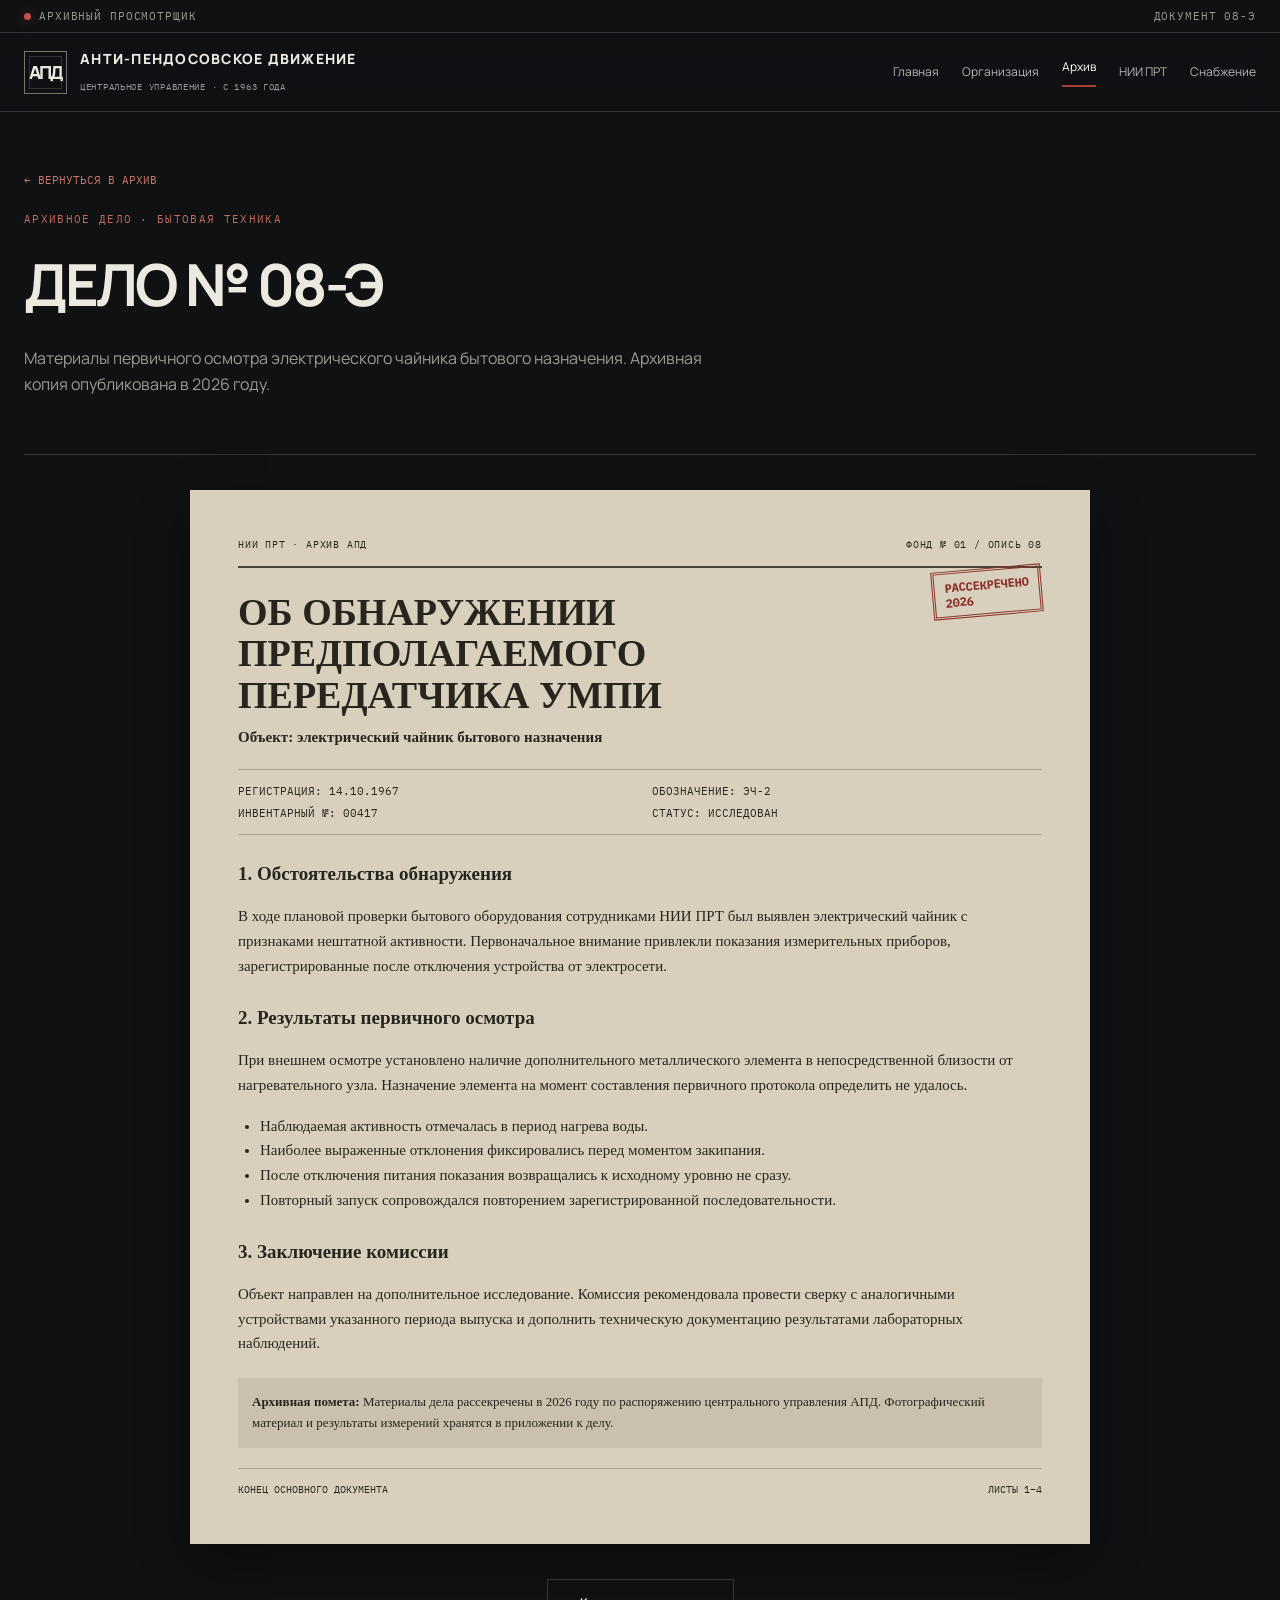
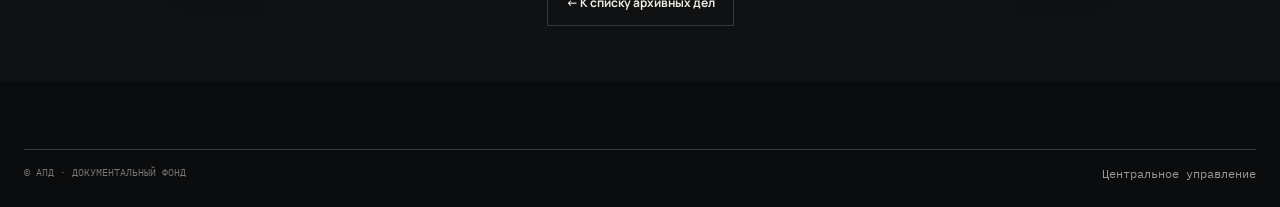
<file: dossier-08e.html>
<!doctype html><html lang="ru"><head><meta charset="utf-8"><meta name="viewport" content="width=device-width,initial-scale=1"><meta name="theme-color" content="#101113"><title>Дело № 08-Э — Архив АПД</title><link rel="stylesheet" href="assets/apd.css"></head><body><div class="topline"><div class="shell"><span><i class="status-dot"></i>Архивный просмотрщик</span><span>ДОКУМЕНТ 08-Э</span></div></div><header class="header"><div class="shell nav"><a class="brand" href="index.html"><span class="brand-mark">АПД</span><span><span class="brand-name">АНТИ-ПЕНДОСОВСКОЕ ДВИЖЕНИЕ</span><br><span class="brand-sub">ЦЕНТРАЛЬНОЕ УПРАВЛЕНИЕ · С 1963 ГОДА</span></span></a><button class="nav-toggle" aria-expanded="false">МЕНЮ ☰</button><nav class="nav-links"><a href="index.html">Главная</a><a href="organization.html">Организация</a><a class="active" href="archive.html">Архив</a><a href="research.html">НИИ ПРТ</a><a href="shop.html">Снабжение</a></nav></div></header><main class="shell"><section class="page-hero"><a class="back-link" href="archive.html">← ВЕРНУТЬСЯ В АРХИВ</a><div class="eyebrow" style="margin-top:20px">Архивное дело · Бытовая техника</div><h1>ДЕЛО № 08-Э</h1><p>Материалы первичного осмотра электрического чайника бытового назначения. Архивная копия опубликована в 2026 году.</p></section><article class="dossier"><div class="dossier-top"><span>НИИ ПРТ · АРХИВ АПД</span><span>ФОНД № 01 / ОПИСЬ 08</span></div><div style="display:flex;justify-content:space-between;gap:20px;align-items:flex-start"><div><h2>ОБ ОБНАРУЖЕНИИ ПРЕДПОЛАГАЕМОГО ПЕРЕДАТЧИКА УМПИ</h2><div class="subtitle">Объект: электрический чайник бытового назначения</div></div><div class="dossier-stamp">РАССЕКРЕЧЕНО<br>2026</div></div><div class="dossier-meta"><span>РЕГИСТРАЦИЯ: 14.10.1967</span><span>ОБОЗНАЧЕНИЕ: ЭЧ-2</span><span>ИНВЕНТАРНЫЙ №: 00417</span><span>СТАТУС: ИССЛЕДОВАН</span></div><h3>1. Обстоятельства обнаружения</h3><p>В ходе плановой проверки бытового оборудования сотрудниками НИИ ПРТ был выявлен электрический чайник с признаками нештатной активности. Первоначальное внимание привлекли показания измерительных приборов, зарегистрированные после отключения устройства от электросети.</p><h3>2. Результаты первичного осмотра</h3><p>При внешнем осмотре установлено наличие дополнительного металлического элемента в непосредственной близости от нагревательного узла. Назначение элемента на момент составления первичного протокола определить не удалось.</p><ul><li>Наблюдаемая активность отмечалась в период нагрева воды.</li><li>Наиболее выраженные отклонения фиксировались перед моментом закипания.</li><li>После отключения питания показания возвращались к исходному уровню не сразу.</li><li>Повторный запуск сопровождался повторением зарегистрированной последовательности.</li></ul><h3>3. Заключение комиссии</h3><p>Объект направлен на дополнительное исследование. Комиссия рекомендовала провести сверку с аналогичными устройствами указанного периода выпуска и дополнить техническую документацию результатами лабораторных наблюдений.</p><div class="dossier-note"><b>Архивная помета:</b> Материалы дела рассекречены в 2026 году по распоряжению центрального управления АПД. Фотографический материал и результаты измерений хранятся в приложении к делу.</div><div class="paper-lines"><span>КОНЕЦ ОСНОВНОГО ДОКУМЕНТА</span><span>ЛИСТЫ 1–4</span></div></article><div style="text-align:center;padding:0 0 55px"><a class="btn btn-secondary" href="archive.html">← К списку архивных дел</a></div></main><footer class="footer"><div class="shell"><div class="copyright"><span>© АПД · ДОКУМЕНТАЛЬНЫЙ ФОНД</span><a href="index.html">Центральное управление</a></div></div></footer><script src="assets/apd.js"></script></body></html>
</file>
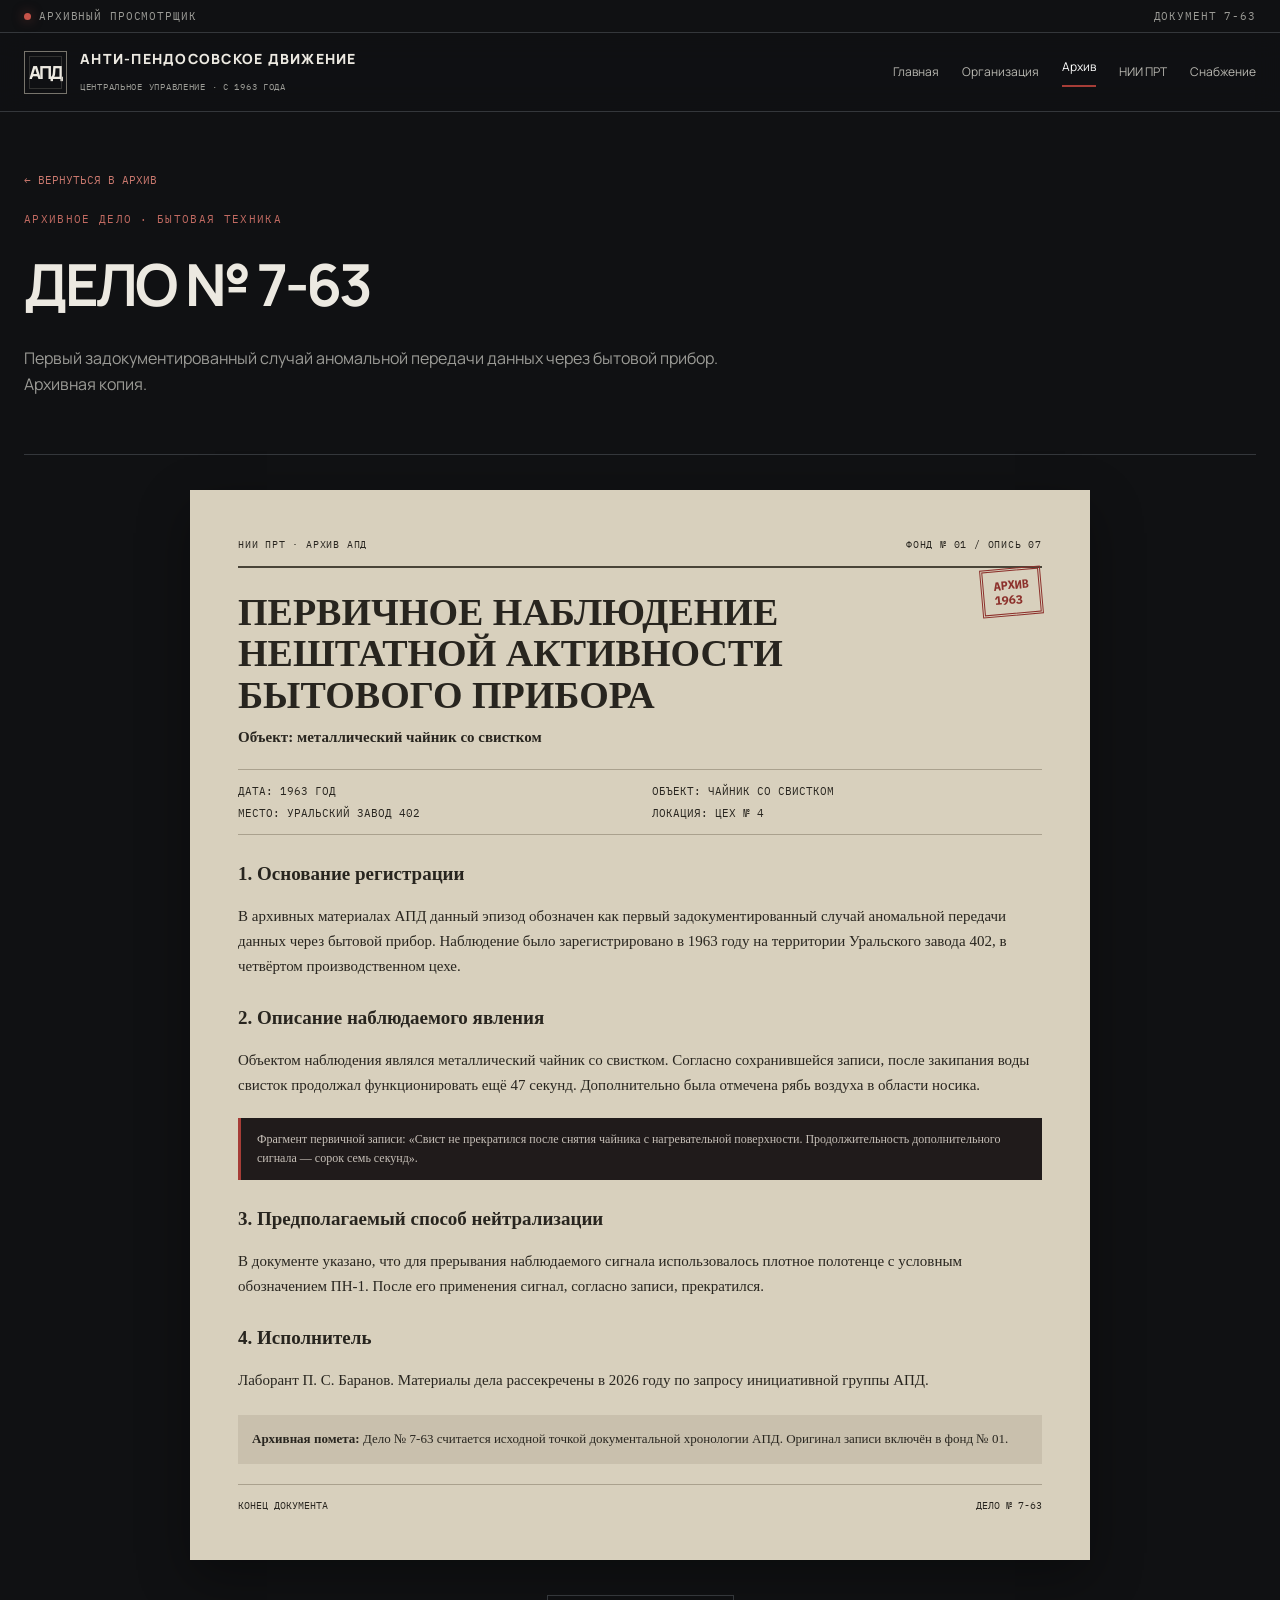
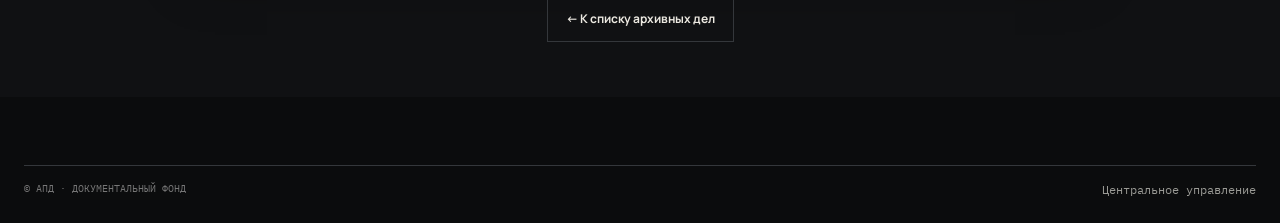
<file: dossier-7-63.html>
<!doctype html><html lang="ru"><head><meta charset="utf-8"><meta name="viewport" content="width=device-width,initial-scale=1"><meta name="theme-color" content="#101113"><meta name="description" content="Архивное дело АПД № 7-63: чайник со свистком, Уральский завод 402, 1963 год."><title>Дело № 7-63 — Архив АПД</title><link rel="stylesheet" href="assets/apd.css"></head><body>
<div class="topline"><div class="shell"><span><i class="status-dot"></i>Архивный просмотрщик</span><span>ДОКУМЕНТ 7-63</span></div></div><header class="header"><div class="shell nav"><a class="brand" href="index.html"><span class="brand-mark">АПД</span><span><span class="brand-name">АНТИ-ПЕНДОСОВСКОЕ ДВИЖЕНИЕ</span><br><span class="brand-sub">ЦЕНТРАЛЬНОЕ УПРАВЛЕНИЕ · С 1963 ГОДА</span></span></a><button class="nav-toggle" aria-expanded="false">МЕНЮ ☰</button><nav class="nav-links"><a href="index.html">Главная</a><a href="organization.html">Организация</a><a class="active" href="archive.html">Архив</a><a href="research.html">НИИ ПРТ</a><a href="shop.html">Снабжение</a></nav></div></header>
<main class="shell"><section class="page-hero"><a class="back-link" href="archive.html">← ВЕРНУТЬСЯ В АРХИВ</a><div class="eyebrow" style="margin-top:20px">Архивное дело · Бытовая техника</div><h1>ДЕЛО № 7-63</h1><p>Первый задокументированный случай аномальной передачи данных через бытовой прибор. Архивная копия.</p></section>
<article class="dossier"><div class="dossier-top"><span>НИИ ПРТ · АРХИВ АПД</span><span>ФОНД № 01 / ОПИСЬ 07</span></div><div style="display:flex;justify-content:space-between;gap:20px;align-items:flex-start"><div><h2>ПЕРВИЧНОЕ НАБЛЮДЕНИЕ НЕШТАТНОЙ АКТИВНОСТИ БЫТОВОГО ПРИБОРА</h2><div class="subtitle">Объект: металлический чайник со свистком</div></div><div class="dossier-stamp">АРХИВ<br>1963</div></div>
<div class="dossier-meta"><span>ДАТА: 1963 ГОД</span><span>ОБЪЕКТ: ЧАЙНИК СО СВИСТКОМ</span><span>МЕСТО: УРАЛЬСКИЙ ЗАВОД 402</span><span>ЛОКАЦИЯ: ЦЕХ № 4</span></div>
<h3>1. Основание регистрации</h3><p>В архивных материалах АПД данный эпизод обозначен как первый задокументированный случай аномальной передачи данных через бытовой прибор. Наблюдение было зарегистрировано в 1963 году на территории Уральского завода 402, в четвёртом производственном цехе.</p>
<h3>2. Описание наблюдаемого явления</h3><p>Объектом наблюдения являлся металлический чайник со свистком. Согласно сохранившейся записи, после закипания воды свисток продолжал функционировать ещё 47 секунд. Дополнительно была отмечена рябь воздуха в области носика.</p>
<div class="notice">Фрагмент первичной записи: «Свист не прекратился после снятия чайника с нагревательной поверхности. Продолжительность дополнительного сигнала — сорок семь секунд».</div>
<h3>3. Предполагаемый способ нейтрализации</h3><p>В документе указано, что для прерывания наблюдаемого сигнала использовалось плотное полотенце с условным обозначением ПН-1. После его применения сигнал, согласно записи, прекратился.</p>
<h3>4. Исполнитель</h3><p>Лаборант П. С. Баранов. Материалы дела рассекречены в 2026 году по запросу инициативной группы АПД.</p>
<div class="dossier-note"><b>Архивная помета:</b> Дело № 7-63 считается исходной точкой документальной хронологии АПД. Оригинал записи включён в фонд № 01.</div><div class="paper-lines"><span>КОНЕЦ ДОКУМЕНТА</span><span>ДЕЛО № 7-63</span></div></article>
<div style="text-align:center;padding:0 0 55px"><a class="btn btn-secondary" href="archive.html">← К списку архивных дел</a></div></main><footer class="footer"><div class="shell"><div class="copyright"><span>© АПД · ДОКУМЕНТАЛЬНЫЙ ФОНД</span><a href="index.html">Центральное управление</a></div></div></footer><script src="assets/apd.js"></script></body></html>
</file>
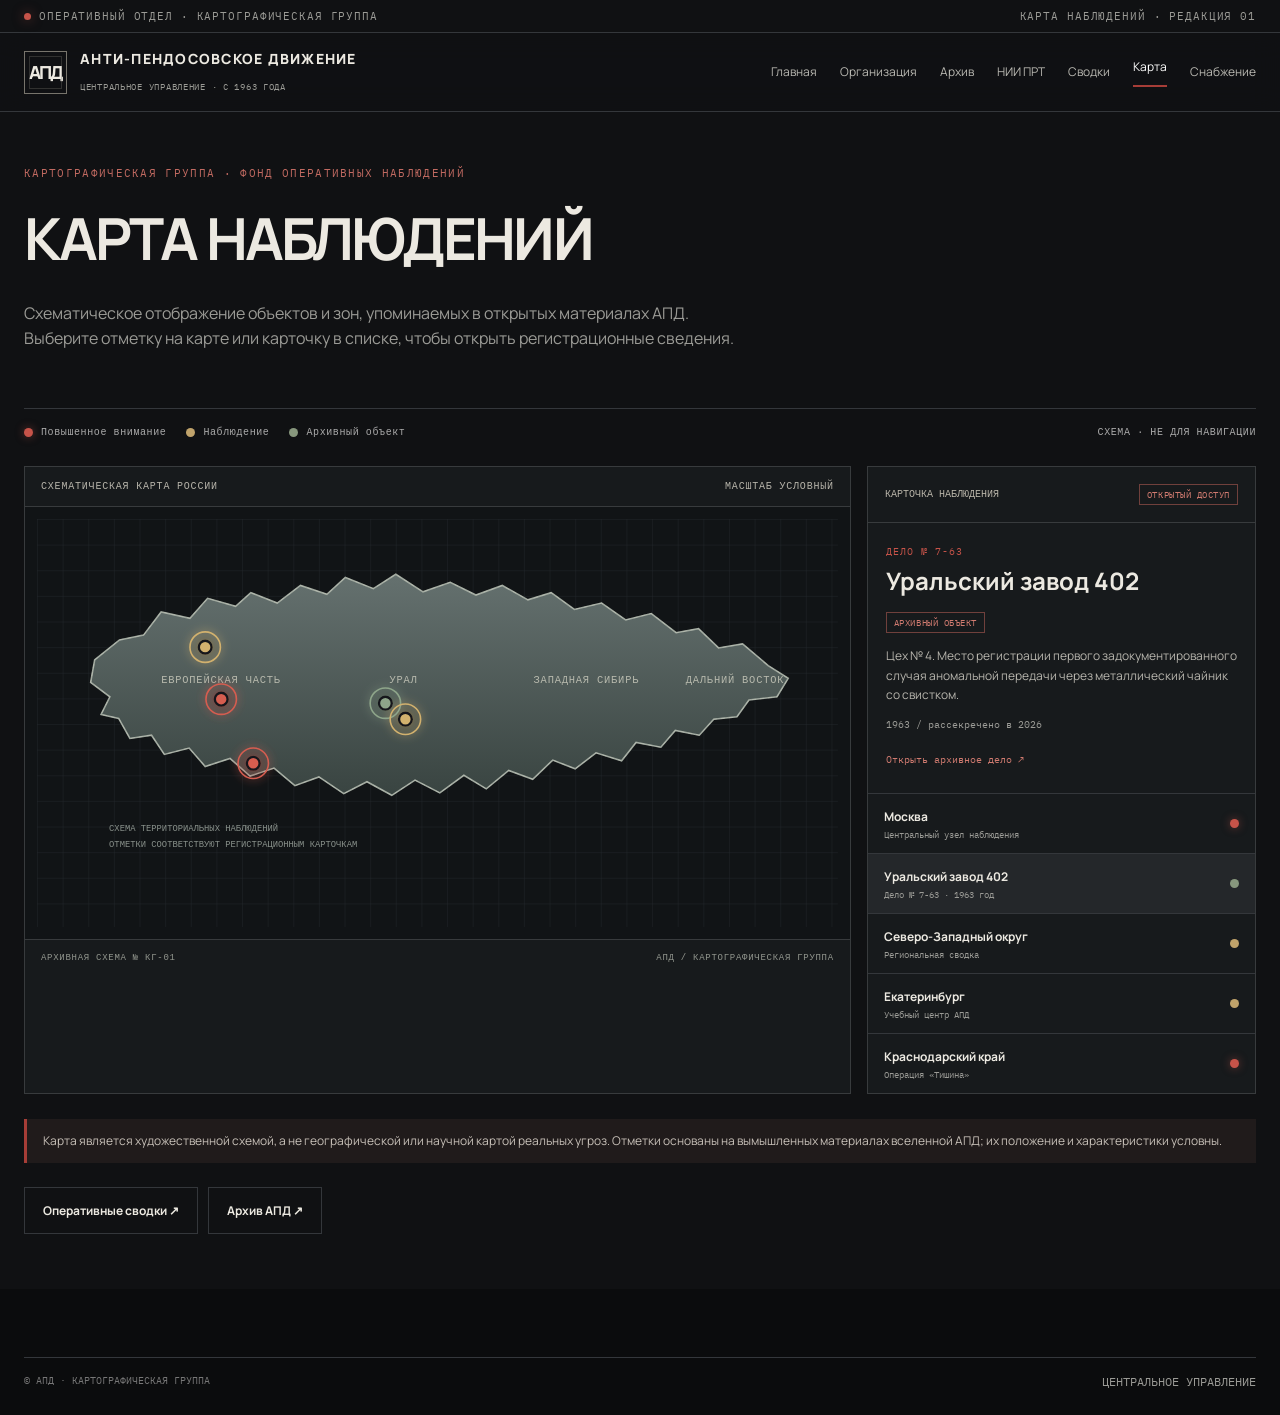
<file: map.html>
<!doctype html><html lang="ru"><head><meta charset="utf-8"><meta name="viewport" content="width=device-width,initial-scale=1"><meta name="theme-color" content="#101113"><meta name="description" content="Схематическая карта зарегистрированных объектов и зон наблюдения в художественной вселенной АПД."><title>Карта наблюдений — АПД</title><link rel="stylesheet" href="assets/apd.css?v=3"></head><body>
<div class="topline"><div class="shell"><span><i class="status-dot"></i>Оперативный отдел · картографическая группа</span><span>КАРТА НАБЛЮДЕНИЙ · РЕДАКЦИЯ 01</span></div></div>
<header class="header"><div class="shell nav"><a class="brand" href="index.html"><span class="brand-mark">АПД</span><span><span class="brand-name">АНТИ-ПЕНДОСОВСКОЕ ДВИЖЕНИЕ</span><br><span class="brand-sub">ЦЕНТРАЛЬНОЕ УПРАВЛЕНИЕ · С 1963 ГОДА</span></span></a><button class="nav-toggle" aria-expanded="false">МЕНЮ ☰</button><nav class="nav-links"><a href="index.html">Главная</a><a href="organization.html">Организация</a><a href="archive.html">Архив</a><a href="research.html">НИИ ПРТ</a><a href="operational.html">Сводки</a><a class="active" href="map.html">Карта</a><a href="shop.html">Снабжение</a></nav></div></header>
<main class="shell"><section class="page-hero"><div class="eyebrow">Картографическая группа · Фонд оперативных наблюдений</div><h1>КАРТА НАБЛЮДЕНИЙ</h1><p>Схематическое отображение объектов и зон, упоминаемых в открытых материалах АПД. Выберите отметку на карте или карточку в списке, чтобы открыть регистрационные сведения.</p></section>
<div class="map-legend" style="display:flex;align-items:center;gap:20px;flex-wrap:wrap;padding:18px 0;font:10px monospace;letter-spacing:.06em;color:#aaa"><span><i class="map-key key-alert" style="background:#c65349;width:9px;height:9px;border-radius:50%;display:inline-block"></i> Повышенное внимание</span><span><i class="map-key key-watch" style="background:#c0a36b;width:9px;height:9px;border-radius:50%;display:inline-block"></i> Наблюдение</span><span><i class="map-key key-archive" style="background:#87977d;width:9px;height:9px;border-radius:50%;display:inline-block"></i> Архивный объект</span><span style="margin-left:auto">СХЕМА · НЕ ДЛЯ НАВИГАЦИИ</span></div>
<section class="map-layout" style="display:grid;grid-template-columns:minmax(0,1.7fr) minmax(280px,.8fr);gap:16px;margin:10px 0 25px">
<div class="map-canvas" style="background:#171a1c;border:1px solid #383b3d;min-width:0"><div class="map-canvas-head" style="display:flex;justify-content:space-between;padding:14px 16px;border-bottom:1px solid #383b3d;font:10px monospace;color:#b7b4aa"><span>СХЕМАТИЧЕСКАЯ КАРТА РОССИИ</span><span>МАСШТАБ УСЛОВНЫЙ</span></div>
<svg class="russia-map" viewBox="0 0 1000 510" role="img" aria-label="Схематическая карта России с пятью отметками наблюдений" style="display:block;width:100%;height:auto;padding:12px;background:#111416">
<defs><pattern id="mapGrid" width="32" height="32" patternUnits="userSpaceOnUse"><path d="M32 0H0V32" fill="none" stroke="#252a2d" stroke-width="1"/></pattern><linearGradient id="landFill" x1="0" y1="0" x2="0" y2="1"><stop offset="0" stop-color="#65716f"/><stop offset="1" stop-color="#394441"/></linearGradient><filter id="pinGlow"><feGaussianBlur stdDeviation="5" result="blur"/><feMerge><feMergeNode in="blur"/><feMergeNode in="SourceGraphic"/></feMerge></filter></defs>
<rect width="1000" height="510" fill="url(#mapGrid)"/>
<!-- Stylized, geographically recognizable outline of Russia -->
<path d="M72 176 L103 151 133 145 155 116 191 124 213 99 248 109 267 92 300 105 329 83 362 94 385 73 420 87 448 69 482 91 516 79 548 95 581 83 613 101 642 92 671 113 705 105 735 126 767 118 798 142 826 137 851 161 881 156 913 183 938 199 924 222 889 226 874 247 845 250 827 270 797 264 779 285 748 279 730 302 698 292 672 312 644 301 619 325 589 314 561 337 533 320 503 342 472 326 443 345 412 328 383 343 352 322 322 333 296 311 266 321 241 299 210 309 190 286 159 294 143 270 116 274 102 249 80 244 91 222 67 204Z" fill="url(#landFill)" stroke="#a2aaa0" stroke-width="2"/>
<path d="M72 176 L103 151 133 145 155 116 191 124 213 99 248 109 267 92 300 105 329 83 362 94 385 73 420 87 448 69 482 91 516 79 548 95 581 83 613 101 642 92 671 113 705 105 735 126 767 118 798 142 826 137 851 161 881 156 913 183 938 199 924 222 889 226 874 247 845 250 827 270 797 264 779 285 748 279 730 302 698 292 672 312 644 301 619 325 589 314 561 337 533 320 503 342 472 326 443 345 412 328 383 343 352 322 322 333 296 311 266 321 241 299 210 309 190 286 159 294 143 270 116 274 102 249 80 244 91 222 67 204Z" fill="none" stroke="#c4c8bc" stroke-width="1" stroke-dasharray="5 5" opacity=".6"/>
<g fill="#b7b9ad" font-family="monospace" font-size="13" letter-spacing="1"><text x="155" y="205">ЕВРОПЕЙСКАЯ ЧАСТЬ</text><text x="440" y="205">УРАЛ</text><text x="620" y="205">ЗАПАДНАЯ СИБИРЬ</text><text x="810" y="205">ДАЛЬНИЙ ВОСТОК</text></g>
<g fill="#89918b" font-family="monospace" font-size="11"><text x="90" y="390">СХЕМА ТЕРРИТОРИАЛЬНЫХ НАБЛЮДЕНИЙ</text><text x="90" y="410">ОТМЕТКИ СООТВЕТСТВУЮТ РЕГИСТРАЦИОННЫМ КАРТОЧКАМ</text></g>
<g class="map-pins" filter="url(#pinGlow)">
<g class="map-pin pin-alert" data-map-pin="moscow" role="button" tabindex="0" aria-label="Москва" style="cursor:pointer"><circle cx="230" cy="225" r="8" fill="#d65d50" stroke="#f2c1b8" stroke-width="2"/><circle cx="230" cy="225" r="19" fill="none" stroke="#d65d50" stroke-width="2"/></g>
<g class="map-pin pin-archive" data-map-pin="ural" role="button" tabindex="0" aria-label="Уральский завод 402" style="cursor:pointer"><circle cx="435" cy="230" r="8" fill="#8ea58a" stroke="#d5e0cb" stroke-width="2"/><circle cx="435" cy="230" r="19" fill="none" stroke="#8ea58a" stroke-width="2"/></g>
<g class="map-pin pin-watch" data-map-pin="spb" role="button" tabindex="0" aria-label="Северо-Западный округ" style="cursor:pointer"><circle cx="210" cy="160" r="8" fill="#d2b16e" stroke="#f2dfb3" stroke-width="2"/><circle cx="210" cy="160" r="19" fill="none" stroke="#d2b16e" stroke-width="2"/></g>
<g class="map-pin pin-watch" data-map-pin="ekb" role="button" tabindex="0" aria-label="Екатеринбург" style="cursor:pointer"><circle cx="460" cy="250" r="8" fill="#d2b16e" stroke="#f2dfb3" stroke-width="2"/><circle cx="460" cy="250" r="19" fill="none" stroke="#d2b16e" stroke-width="2"/></g>
<g class="map-pin pin-alert" data-map-pin="krasnodar" role="button" tabindex="0" aria-label="Краснодарский край" style="cursor:pointer"><circle cx="270" cy="305" r="8" fill="#d65d50" stroke="#f2c1b8" stroke-width="2"/><circle cx="270" cy="305" r="19" fill="none" stroke="#d65d50" stroke-width="2"/></g>
</g></svg><div class="map-scale" style="display:flex;justify-content:space-between;padding:13px 16px;border-top:1px solid #383b3d;font:9px monospace;color:#92968e"><span>АРХИВНАЯ СХЕМА № КГ-01</span><span>АПД / КАРТОГРАФИЧЕСКАЯ ГРУППА</span></div></div>
<aside class="map-sidebar" style="background:#171a1c;border:1px solid #383b3d;min-width:0"><div class="map-sidebar-head" style="display:flex;justify-content:space-between;align-items:center;gap:10px;padding:17px;border-bottom:1px solid #383b3d"><span style="font:10px monospace;color:#b9b5a9">КАРТОЧКА НАБЛЮДЕНИЯ</span><span class="tag">ОТКРЫТЫЙ ДОСТУП</span></div><div class="map-selected" id="map-selected" style="padding:22px 18px;min-height:220px"><div class="map-record-id">ОБЪЕКТ НЕ ВЫБРАН</div><h2>Выберите отметку</h2><p>Нажмите на одну из точек схемы, чтобы посмотреть краткую информацию об объекте.</p></div><div class="map-location-list">
<button class="map-location" data-map-select="moscow"><span><b>Москва</b><small>Центральный узел наблюдения</small></span><i class="map-key key-alert"></i></button><button class="map-location" data-map-select="ural"><span><b>Уральский завод 402</b><small>Дело № 7-63 · 1963 год</small></span><i class="map-key key-archive"></i></button><button class="map-location" data-map-select="spb"><span><b>Северо-Западный округ</b><small>Региональная сводка</small></span><i class="map-key key-watch"></i></button><button class="map-location" data-map-select="ekb"><span><b>Екатеринбург</b><small>Учебный центр АПД</small></span><i class="map-key key-watch"></i></button><button class="map-location" data-map-select="krasnodar"><span><b>Краснодарский край</b><small>Операция «Тишина»</small></span><i class="map-key key-alert"></i></button></div></aside></section>
<div class="notice">Карта является художественной схемой, а не географической или научной картой реальных угроз. Отметки основаны на вымышленных материалах вселенной АПД; их положение и характеристики условны.</div><div class="map-footer-actions"><a class="btn btn-secondary" href="operational.html">Оперативные сводки ↗</a><a class="btn btn-secondary" href="archive.html">Архив АПД ↗</a></div></main>
<footer class="footer"><div class="shell"><div class="copyright"><span>© АПД · КАРТОГРАФИЧЕСКАЯ ГРУППА</span><a href="index.html">ЦЕНТРАЛЬНОЕ УПРАВЛЕНИЕ</a></div></div></footer>
<script src="assets/apd.js"></script><script>
document.addEventListener('DOMContentLoaded',()=>{const data={moscow:{id:'ЦУ-МСК / 026',title:'Москва',status:'ПОВЫШЕННОЕ ВНИМАНИЕ',date:'27.11.2026',text:'Центральный узел наблюдения. В оперативной сводке зарегистрированы нестабильные показания условного индикатора УМПИ. Проводится сверка журналов дежурной смены.',link:'operational.html',linkText:'Открыть оперативную сводку ↗'},ural:{id:'ДЕЛО № 7-63',title:'Уральский завод 402',status:'АРХИВНЫЙ ОБЪЕКТ',date:'1963 / рассекречено в 2026',text:'Цех № 4. Место регистрации первого задокументированного случая аномальной передачи через металлический чайник со свистком.',link:'dossier-7-63.html',linkText:'Открыть архивное дело ↗'},spb:{id:'СЗО / 11-26',title:'Северо-Западный округ',status:'НАБЛЮДЕНИЕ',date:'24.11.2026',text:'Региональное подразделение завершило плановую инвентаризацию учебных образцов бытовой техники. Материалы переданы в фонд № 01.',link:'operational.html',linkText:'Открыть сводки ↗'},ekb:{id:'УЦ-ЕКБ / 04',title:'Екатеринбург',status:'НАБЛЮДЕНИЕ',date:'Ноябрь 2026',text:'Учебный центр АПД. Проводится вводная подготовка по ведению журналов наблюдений и оформлению карточек объектов.',link:'operational.html',linkText:'Открыть сводки ↗'},krasnodar:{id:'ОП / ТИШИНА',title:'Краснодарский край',status:'ПОВЫШЕННОЕ ВНИМАНИЕ',date:'Архивная сводка',text:'В материалах АПД упоминается операция «Тишина», в рамках которой региональная группа сообщила о перехвате условного сигнала.',link:'operational.html',linkText:'Открыть оперативные сводки ↗'}};const panel=document.getElementById('map-selected');function select(id){const d=data[id];if(!d)return;document.querySelectorAll('[data-map-pin]').forEach(p=>p.classList.toggle('selected',p.dataset.mapPin===id));document.querySelectorAll('[data-map-select]').forEach(p=>p.classList.toggle('active',p.dataset.mapSelect===id));panel.innerHTML='<div class="map-record-id">'+d.id+'</div><h2>'+d.title+'</h2><span class="tag">'+d.status+'</span><p>'+d.text+'</p><div class="map-record-date">'+d.date+'</div><a class="map-record-link" href="'+d.link+'">'+d.linkText+'</a>';}document.querySelectorAll('[data-map-pin]').forEach(p=>{p.addEventListener('click',()=>select(p.dataset.mapPin));p.addEventListener('keydown',e=>{if(e.key==='Enter'||e.key===' '){e.preventDefault();select(p.dataset.mapPin);}});});document.querySelectorAll('[data-map-select]').forEach(p=>p.addEventListener('click',()=>select(p.dataset.mapSelect)));select('ural');});
</script></body></html>
</file>
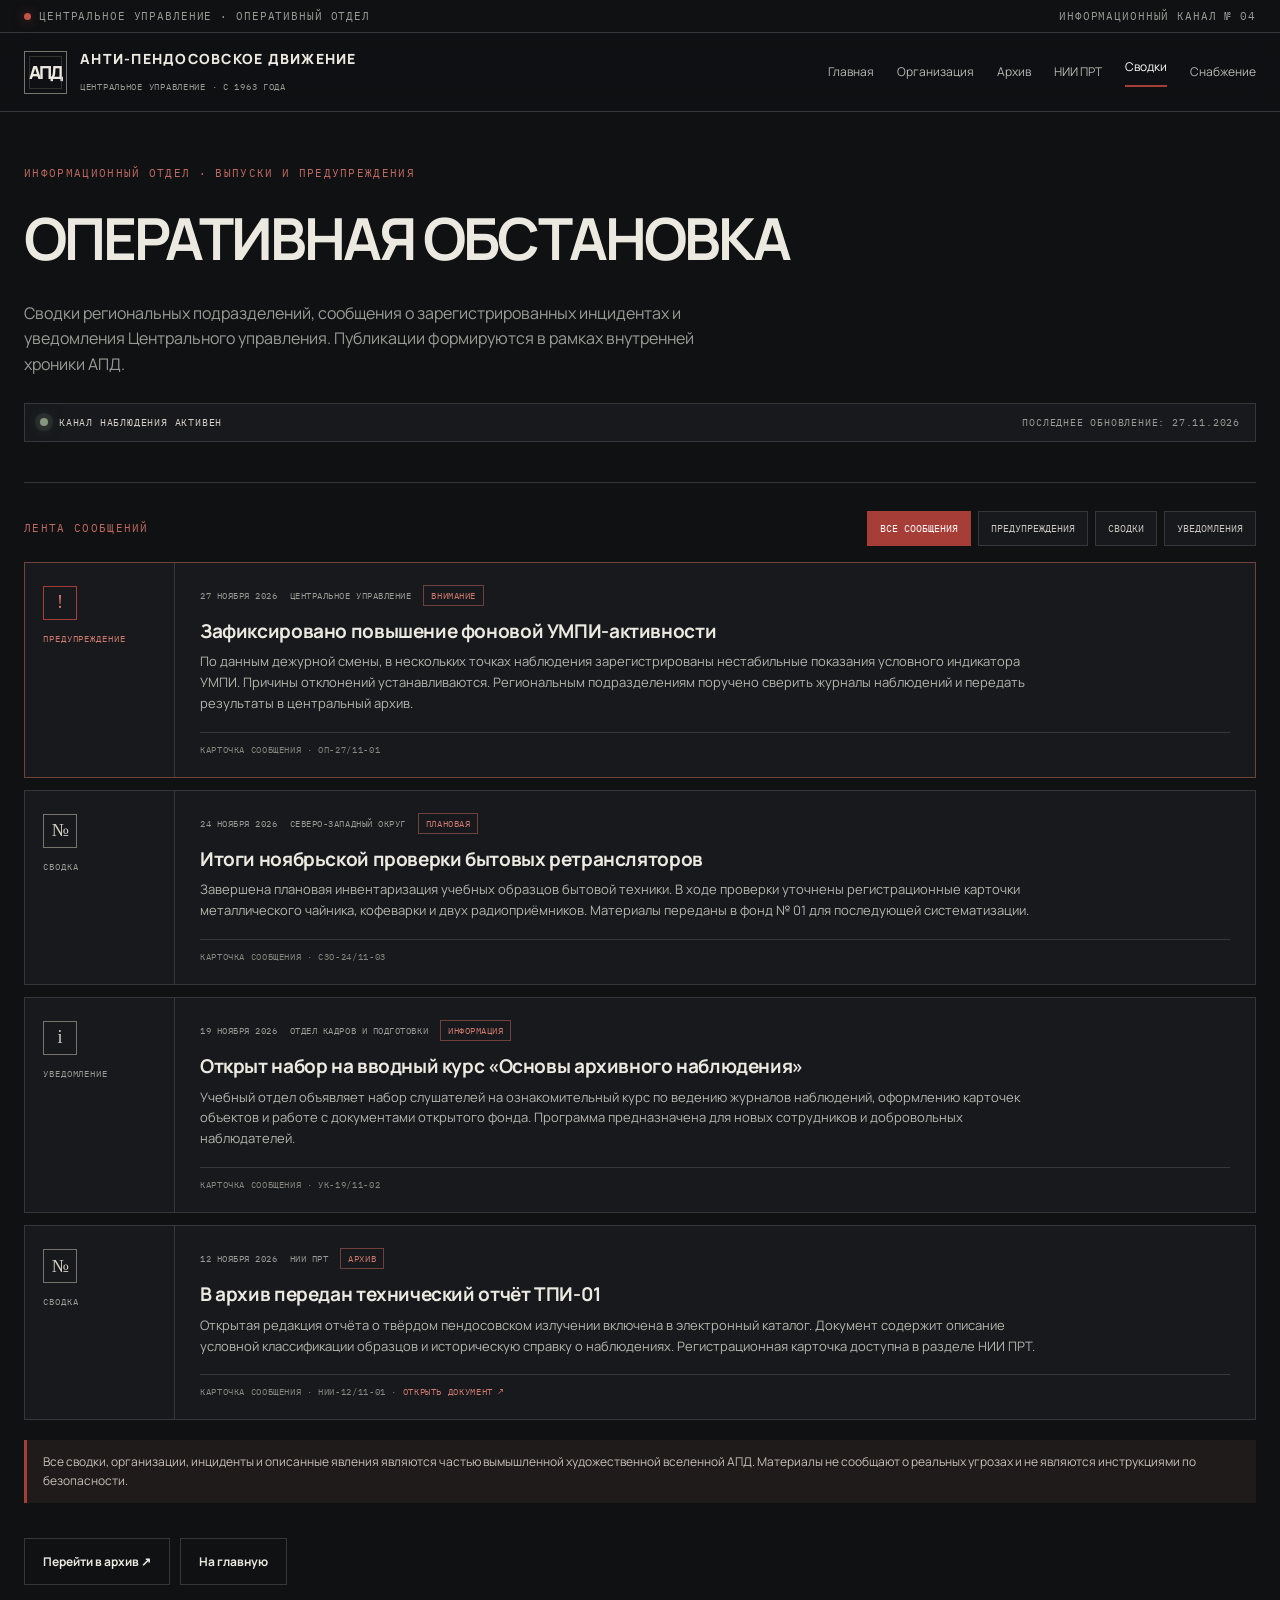
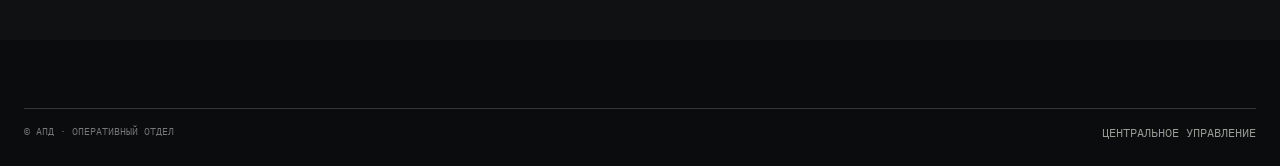
<file: operational.html>
<!doctype html>
<html lang="ru"><head><meta charset="utf-8"><meta name="viewport" content="width=device-width,initial-scale=1"><meta name="theme-color" content="#101113"><meta name="description" content="Оперативные сводки, уведомления и сообщения Центрального управления АПД."><title>Оперативная обстановка — АПД</title><link rel="stylesheet" href="assets/apd.css"></head><body>
<div class="topline"><div class="shell"><span><i class="status-dot"></i>Центральное управление · оперативный отдел</span><span>ИНФОРМАЦИОННЫЙ КАНАЛ № 04</span></div></div>
<header class="header"><div class="shell nav"><a class="brand" href="index.html"><span class="brand-mark">АПД</span><span><span class="brand-name">АНТИ-ПЕНДОСОВСКОЕ ДВИЖЕНИЕ</span><br><span class="brand-sub">ЦЕНТРАЛЬНОЕ УПРАВЛЕНИЕ · С 1963 ГОДА</span></span></a><button class="nav-toggle" aria-expanded="false">МЕНЮ ☰</button><nav class="nav-links"><a href="index.html">Главная</a><a href="organization.html">Организация</a><a href="archive.html">Архив</a><a href="research.html">НИИ ПРТ</a><a class="active" href="operational.html">Сводки</a><a href="shop.html">Снабжение</a></nav></div></header>
<main class="shell"><section class="page-hero"><div class="eyebrow">Информационный отдел · Выпуски и предупреждения</div><h1>ОПЕРАТИВНАЯ ОБСТАНОВКА</h1><p>Сводки региональных подразделений, сообщения о зарегистрированных инцидентах и уведомления Центрального управления. Публикации формируются в рамках внутренней хроники АПД.</p><div class="ops-status"><span class="ops-pulse"></span><span>КАНАЛ НАБЛЮДЕНИЯ АКТИВЕН</span><span class="ops-updated">ПОСЛЕДНЕЕ ОБНОВЛЕНИЕ: 27.11.2026</span></div></section>
<div class="ops-toolbar"><div class="eyebrow">Лента сообщений</div><div class="ops-filters"><button class="filter active" data-ops-filter="all">ВСЕ СООБЩЕНИЯ</button><button class="filter" data-ops-filter="alert">ПРЕДУПРЕЖДЕНИЯ</button><button class="filter" data-ops-filter="report">СВОДКИ</button><button class="filter" data-ops-filter="notice">УВЕДОМЛЕНИЯ</button></div></div>
<section class="ops-feed" aria-label="Оперативные сообщения">
<article class="ops-entry ops-alert" data-ops-item data-ops-type="alert"><div class="ops-entry-side"><span class="ops-symbol">!</span><span class="ops-entry-kind">ПРЕДУПРЕЖДЕНИЕ</span></div><div class="ops-entry-body"><div class="ops-entry-meta"><span>27 НОЯБРЯ 2026</span><span>ЦЕНТРАЛЬНОЕ УПРАВЛЕНИЕ</span><span class="tag">ВНИМАНИЕ</span></div><h2>Зафиксировано повышение фоновой УМПИ-активности</h2><p>По данным дежурной смены, в нескольких точках наблюдения зарегистрированы нестабильные показания условного индикатора УМПИ. Причины отклонений устанавливаются. Региональным подразделениям поручено сверить журналы наблюдений и передать результаты в центральный архив.</p><div class="ops-entry-foot">КАРТОЧКА СООБЩЕНИЯ · ОП-27/11-01</div></div></article>
<article class="ops-entry" data-ops-item data-ops-type="report"><div class="ops-entry-side"><span class="ops-symbol">№</span><span class="ops-entry-kind">СВОДКА</span></div><div class="ops-entry-body"><div class="ops-entry-meta"><span>24 НОЯБРЯ 2026</span><span>СЕВЕРО-ЗАПАДНЫЙ ОКРУГ</span><span class="tag">ПЛАНОВАЯ</span></div><h2>Итоги ноябрьской проверки бытовых ретрансляторов</h2><p>Завершена плановая инвентаризация учебных образцов бытовой техники. В ходе проверки уточнены регистрационные карточки металлического чайника, кофеварки и двух радиоприёмников. Материалы переданы в фонд № 01 для последующей систематизации.</p><div class="ops-entry-foot">КАРТОЧКА СООБЩЕНИЯ · СЗО-24/11-03</div></div></article>
<article class="ops-entry" data-ops-item data-ops-type="notice"><div class="ops-entry-side"><span class="ops-symbol">i</span><span class="ops-entry-kind">УВЕДОМЛЕНИЕ</span></div><div class="ops-entry-body"><div class="ops-entry-meta"><span>19 НОЯБРЯ 2026</span><span>ОТДЕЛ КАДРОВ И ПОДГОТОВКИ</span><span class="tag">ИНФОРМАЦИЯ</span></div><h2>Открыт набор на вводный курс «Основы архивного наблюдения»</h2><p>Учебный отдел объявляет набор слушателей на ознакомительный курс по ведению журналов наблюдений, оформлению карточек объектов и работе с документами открытого фонда. Программа предназначена для новых сотрудников и добровольных наблюдателей.</p><div class="ops-entry-foot">КАРТОЧКА СООБЩЕНИЯ · УК-19/11-02</div></div></article>
<article class="ops-entry" data-ops-item data-ops-type="report"><div class="ops-entry-side"><span class="ops-symbol">№</span><span class="ops-entry-kind">СВОДКА</span></div><div class="ops-entry-body"><div class="ops-entry-meta"><span>12 НОЯБРЯ 2026</span><span>НИИ ПРТ</span><span class="tag">АРХИВ</span></div><h2>В архив передан технический отчёт ТПИ-01</h2><p>Открытая редакция отчёта о твёрдом пендосовском излучении включена в электронный каталог. Документ содержит описание условной классификации образцов и историческую справку о наблюдениях. Регистрационная карточка доступна в разделе НИИ ПРТ.</p><div class="ops-entry-foot">КАРТОЧКА СООБЩЕНИЯ · НИИ-12/11-01 · <a href="report-tpi-01.html">ОТКРЫТЬ ДОКУМЕНТ ↗</a></div></div></article>
</section><div class="notice">Все сводки, организации, инциденты и описанные явления являются частью вымышленной художественной вселенной АПД. Материалы не сообщают о реальных угрозах и не являются инструкциями по безопасности.</div><div class="ops-bottom"><a class="btn btn-secondary" href="archive.html">Перейти в архив ↗</a><a class="btn btn-secondary" href="index.html">На главную</a></div></main>
<footer class="footer"><div class="shell"><div class="copyright"><span>© АПД · ОПЕРАТИВНЫЙ ОТДЕЛ</span><a href="index.html">ЦЕНТРАЛЬНОЕ УПРАВЛЕНИЕ</a></div></div></footer>
<script src="assets/apd.js"></script><script>document.addEventListener('DOMContentLoaded',()=>{const buttons=[...document.querySelectorAll('[data-ops-filter]')];const items=[...document.querySelectorAll('[data-ops-item]')];buttons.forEach(button=>button.addEventListener('click',()=>{const type=button.dataset.opsFilter;buttons.forEach(item=>item.classList.toggle('active',item===button));items.forEach(item=>item.hidden=type!=='all'&&item.dataset.opsType!==type);}));});</script></body></html>
</file>
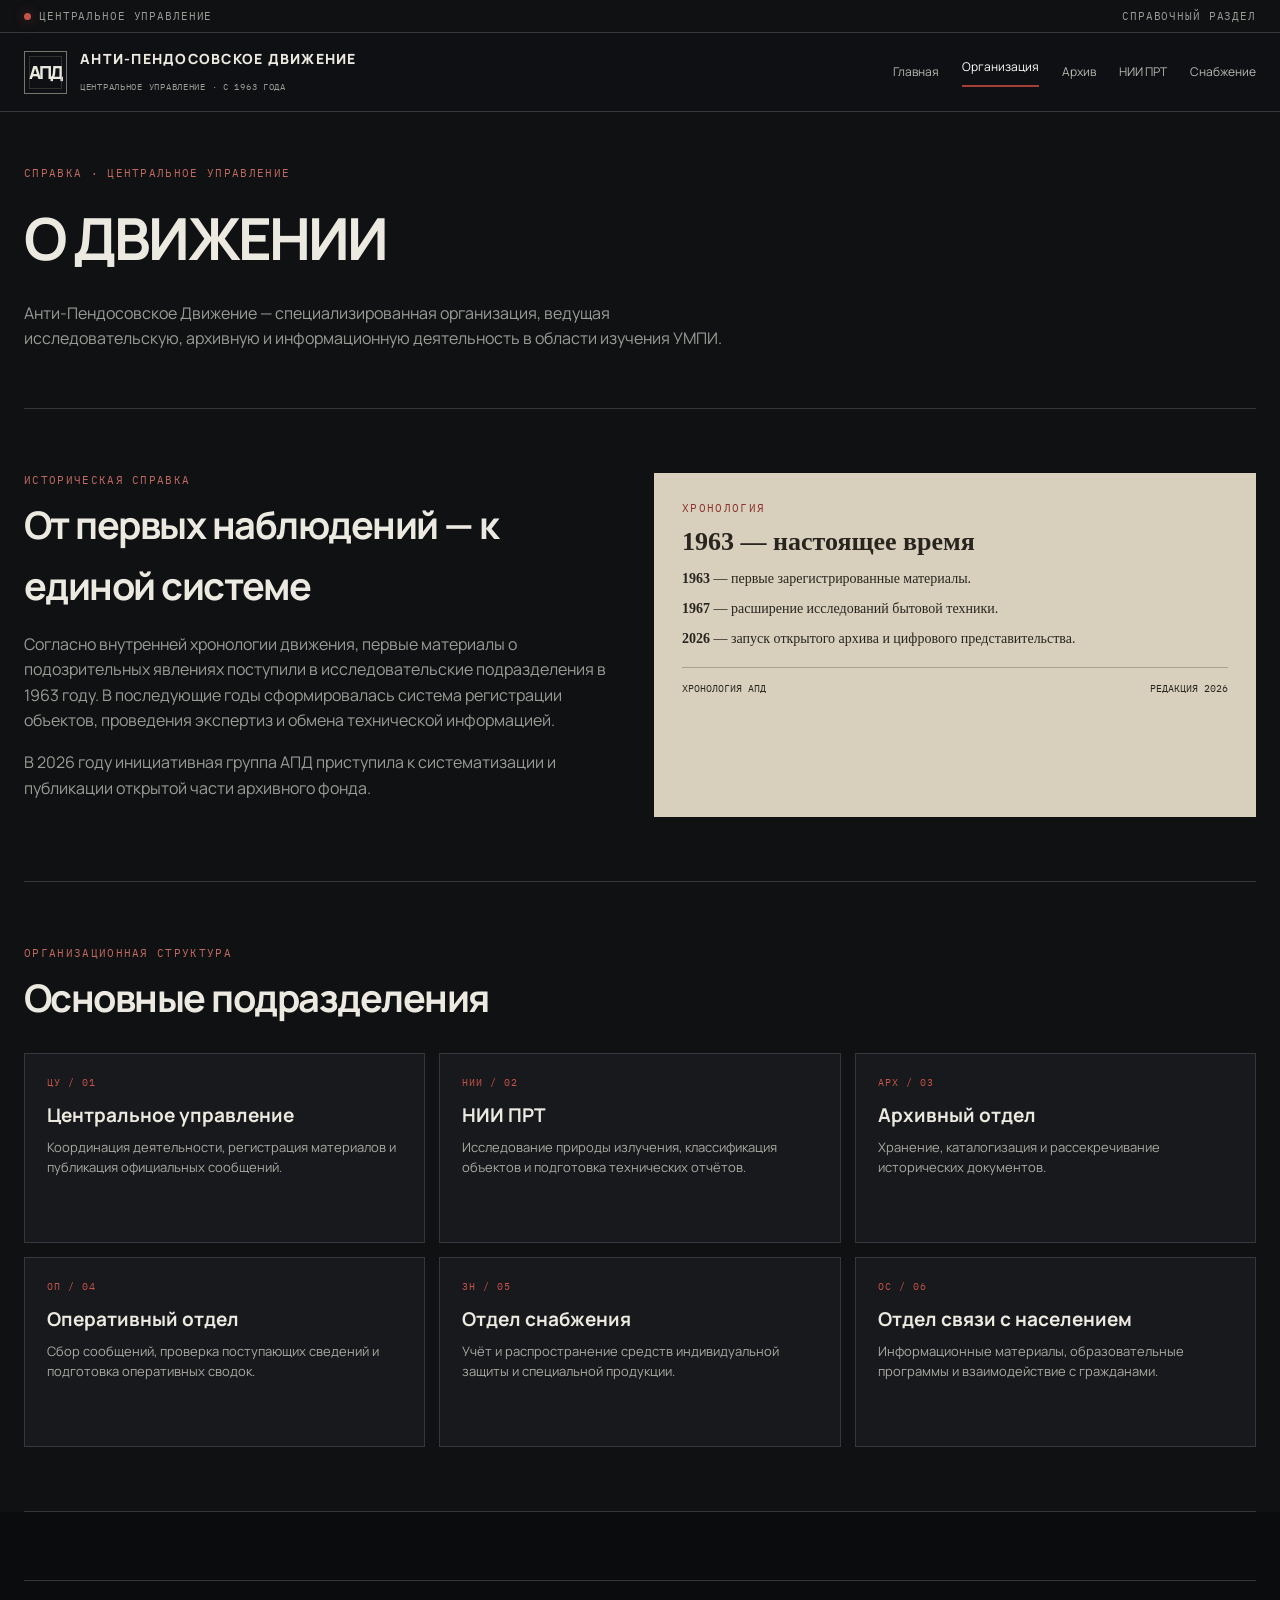
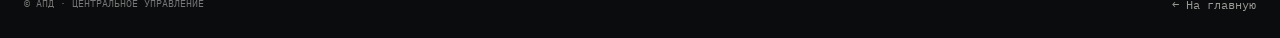
<file: organization.html>
<!doctype html><html lang="ru"><head><meta charset="utf-8"><meta name="viewport" content="width=device-width,initial-scale=1"><meta name="theme-color" content="#101113"><title>Об организации — АПД</title><link rel="stylesheet" href="assets/apd.css"></head><body><div class="topline"><div class="shell"><span><i class="status-dot"></i>Центральное управление</span><span>СПРАВОЧНЫЙ РАЗДЕЛ</span></div></div><header class="header"><div class="shell nav"><a class="brand" href="index.html"><span class="brand-mark">АПД</span><span><span class="brand-name">АНТИ-ПЕНДОСОВСКОЕ ДВИЖЕНИЕ</span><br><span class="brand-sub">ЦЕНТРАЛЬНОЕ УПРАВЛЕНИЕ · С 1963 ГОДА</span></span></a><button class="nav-toggle" aria-expanded="false">МЕНЮ ☰</button><nav class="nav-links"><a href="index.html">Главная</a><a class="active" href="organization.html">Организация</a><a href="archive.html">Архив</a><a href="research.html">НИИ ПРТ</a><a href="shop.html">Снабжение</a></nav></div></header><main class="shell"><section class="page-hero"><div class="eyebrow">Справка · Центральное управление</div><h1>О ДВИЖЕНИИ</h1><p>Анти-Пендосовское Движение — специализированная организация, ведущая исследовательскую, архивную и информационную деятельность в области изучения УМПИ.</p></section><section class="section"><div class="split"><div><div class="eyebrow">Историческая справка</div><h2>От первых наблюдений — к единой системе</h2><p style="color:var(--muted)">Согласно внутренней хронологии движения, первые материалы о подозрительных явлениях поступили в исследовательские подразделения в 1963 году. В последующие годы сформировалась система регистрации объектов, проведения экспертиз и обмена технической информацией.</p><p style="color:var(--muted)">В 2026 году инициативная группа АПД приступила к систематизации и публикации открытой части архивного фонда.</p></div><div class="paper-panel"><div class="eyebrow">Хронология</div><h3>1963 — настоящее время</h3><p><b>1963</b> — первые зарегистрированные материалы.</p><p><b>1967</b> — расширение исследований бытовой техники.</p><p><b>2026</b> — запуск открытого архива и цифрового представительства.</p><div class="paper-lines"><span>ХРОНОЛОГИЯ АПД</span><span>РЕДАКЦИЯ 2026</span></div></div></div></section><section class="section"><div class="eyebrow">Организационная структура</div><h2>Основные подразделения</h2><div class="grid" style="margin-top:25px"><article class="card"><div class="card-kicker">ЦУ / 01</div><h3>Центральное управление</h3><p>Координация деятельности, регистрация материалов и публикация официальных сообщений.</p></article><article class="card"><div class="card-kicker">НИИ / 02</div><h3>НИИ ПРТ</h3><p>Исследование природы излучения, классификация объектов и подготовка технических отчётов.</p></article><article class="card"><div class="card-kicker">АРХ / 03</div><h3>Архивный отдел</h3><p>Хранение, каталогизация и рассекречивание исторических документов.</p></article><article class="card"><div class="card-kicker">ОП / 04</div><h3>Оперативный отдел</h3><p>Сбор сообщений, проверка поступающих сведений и подготовка оперативных сводок.</p></article><article class="card"><div class="card-kicker">ЗН / 05</div><h3>Отдел снабжения</h3><p>Учёт и распространение средств индивидуальной защиты и специальной продукции.</p></article><article class="card"><div class="card-kicker">ОС / 06</div><h3>Отдел связи с населением</h3><p>Информационные материалы, образовательные программы и взаимодействие с гражданами.</p></article></div></section></main><footer class="footer"><div class="shell"><div class="copyright"><span>© АПД · ЦЕНТРАЛЬНОЕ УПРАВЛЕНИЕ</span><a href="index.html">← На главную</a></div></div></footer><script src="assets/apd.js"></script></body></html>
</file>
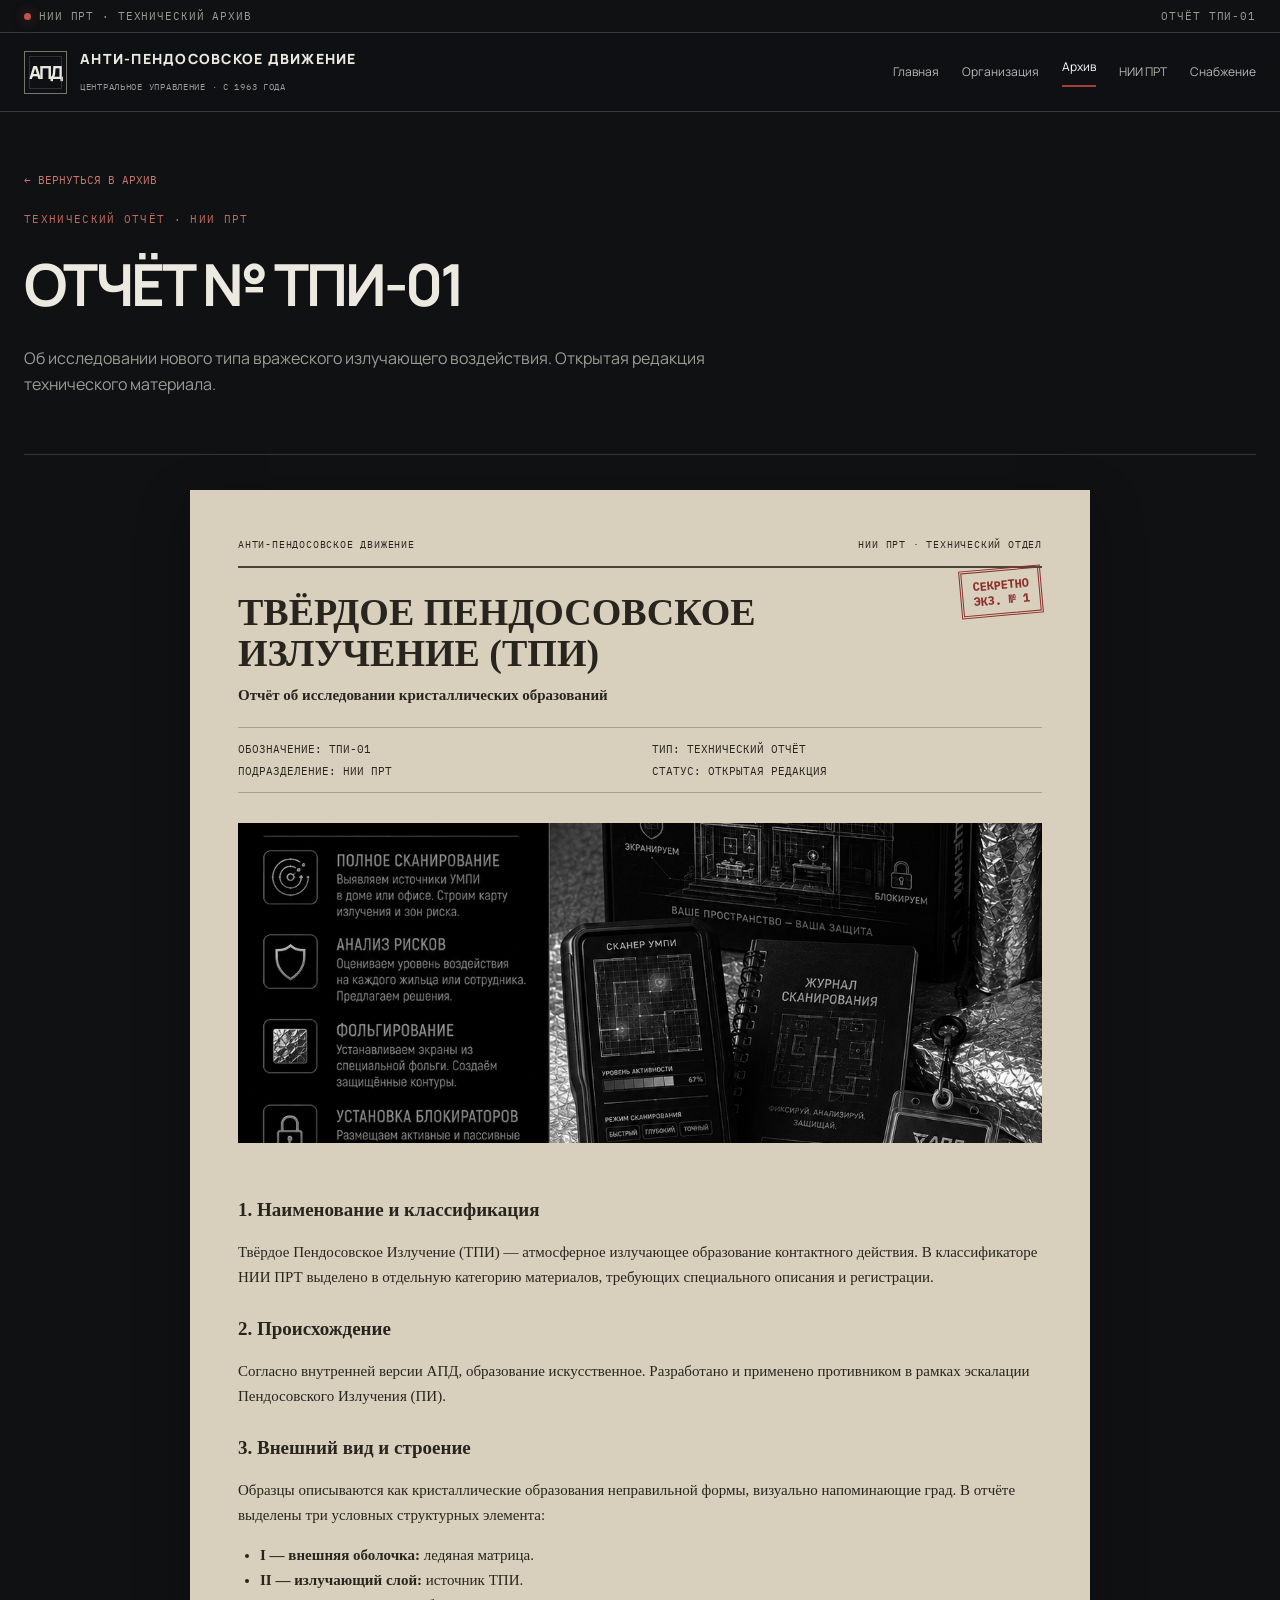
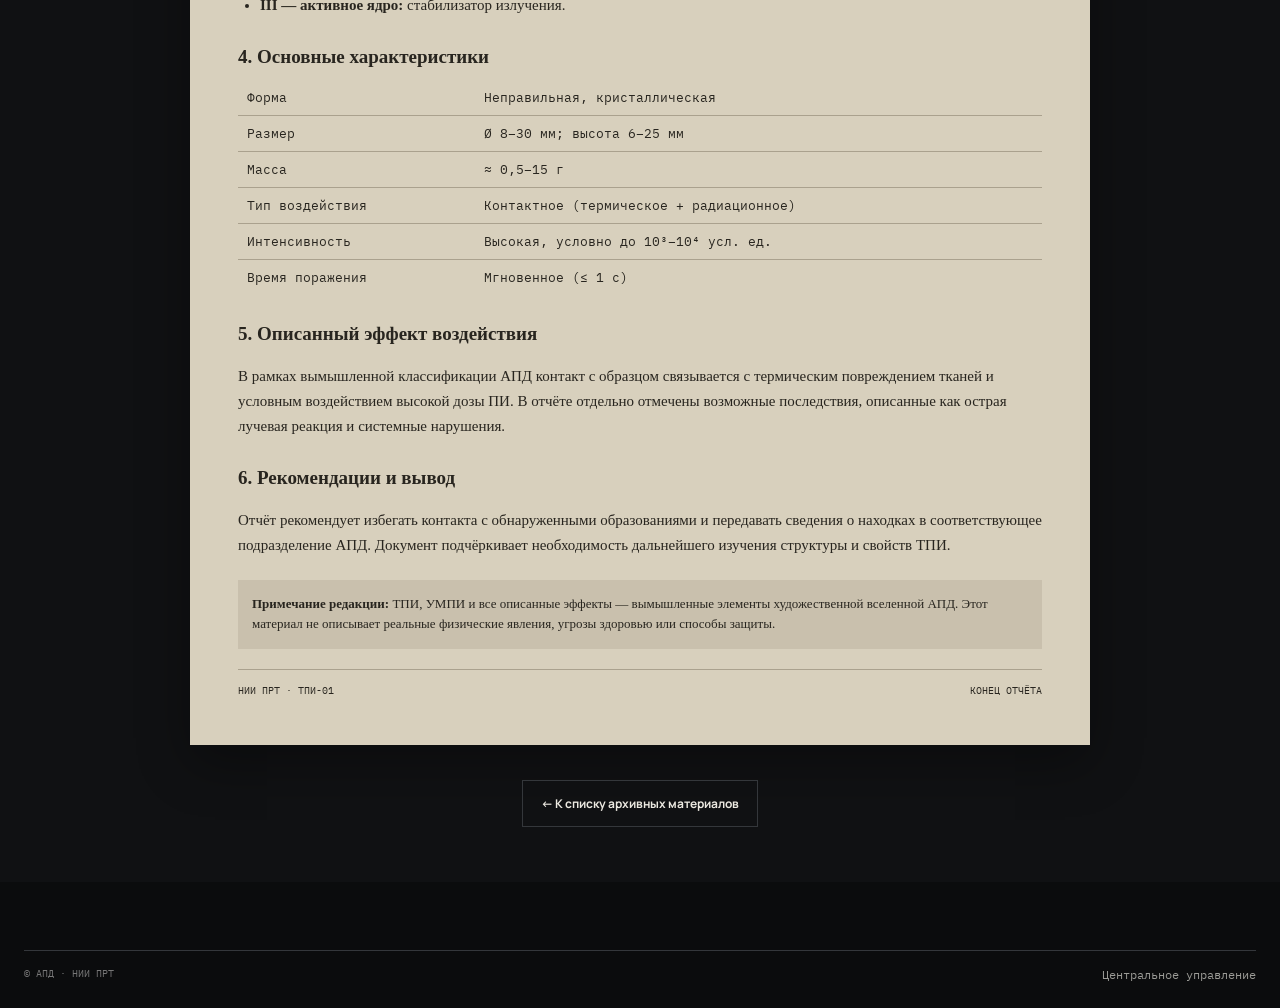
<file: report-tpi-01.html>
<!doctype html><html lang="ru"><head><meta charset="utf-8"><meta name="viewport" content="width=device-width,initial-scale=1"><meta name="theme-color" content="#101113"><meta name="description" content="Технический отчёт НИИ ПРТ № ТПИ-01 об исследовании твёрдого пендосовского излучения."><title>ТПИ-01 — Технический отчёт НИИ ПРТ</title><link rel="stylesheet" href="assets/apd.css"></head><body>
<div class="topline"><div class="shell"><span><i class="status-dot"></i>НИИ ПРТ · Технический архив</span><span>ОТЧЁТ ТПИ-01</span></div></div><header class="header"><div class="shell nav"><a class="brand" href="index.html"><span class="brand-mark">АПД</span><span><span class="brand-name">АНТИ-ПЕНДОСОВСКОЕ ДВИЖЕНИЕ</span><br><span class="brand-sub">ЦЕНТРАЛЬНОЕ УПРАВЛЕНИЕ · С 1963 ГОДА</span></span></a><button class="nav-toggle" aria-expanded="false">МЕНЮ ☰</button><nav class="nav-links"><a href="index.html">Главная</a><a href="organization.html">Организация</a><a class="active" href="archive.html">Архив</a><a href="research.html">НИИ ПРТ</a><a href="shop.html">Снабжение</a></nav></div></header>
<main class="shell"><section class="page-hero"><a class="back-link" href="archive.html">← ВЕРНУТЬСЯ В АРХИВ</a><div class="eyebrow" style="margin-top:20px">Технический отчёт · НИИ ПРТ</div><h1>ОТЧЁТ № ТПИ-01</h1><p>Об исследовании нового типа вражеского излучающего воздействия. Открытая редакция технического материала.</p></section>
<article class="dossier"><div class="dossier-top"><span>АНТИ-ПЕНДОСОВСКОЕ ДВИЖЕНИЕ</span><span>НИИ ПРТ · ТЕХНИЧЕСКИЙ ОТДЕЛ</span></div><div style="display:flex;justify-content:space-between;gap:20px;align-items:flex-start"><div><h2>ТВЁРДОЕ ПЕНДОСОВСКОЕ ИЗЛУЧЕНИЕ (ТПИ)</h2><div class="subtitle">Отчёт об исследовании кристаллических образований</div></div><div class="dossier-stamp">СЕКРЕТНО<br>ЭКЗ. № 1</div></div>
<div class="dossier-meta"><span>ОБОЗНАЧЕНИЕ: ТПИ-01</span><span>ТИП: ТЕХНИЧЕСКИЙ ОТЧЁТ</span><span>ПОДРАЗДЕЛЕНИЕ: НИИ ПРТ</span><span>СТАТУС: ОТКРЫТАЯ РЕДАКЦИЯ</span></div>
<img src="images/Scan.png" alt="Архивный лабораторный материал НИИ ПРТ" style="width:100%;max-height:320px;object-fit:cover;filter:grayscale(1);margin:10px 0 20px">
<h3>1. Наименование и классификация</h3><p>Твёрдое Пендосовское Излучение (ТПИ) — атмосферное излучающее образование контактного действия. В классификаторе НИИ ПРТ выделено в отдельную категорию материалов, требующих специального описания и регистрации.</p>
<h3>2. Происхождение</h3><p>Согласно внутренней версии АПД, образование искусственное. Разработано и применено противником в рамках эскалации Пендосовского Излучения (ПИ).</p>
<h3>3. Внешний вид и строение</h3><p>Образцы описываются как кристаллические образования неправильной формы, визуально напоминающие град. В отчёте выделены три условных структурных элемента:</p><ul><li><b>I — внешняя оболочка:</b> ледяная матрица.</li><li><b>II — излучающий слой:</b> источник ТПИ.</li><li><b>III — активное ядро:</b> стабилизатор излучения.</li></ul>
<h3>4. Основные характеристики</h3><div style="overflow-x:auto"><table style="width:100%;border-collapse:collapse;font:13px var(--mono)"><tbody><tr><td style="padding:9px;border-bottom:1px solid #aaa18e">Форма</td><td style="padding:9px;border-bottom:1px solid #aaa18e">Неправильная, кристаллическая</td></tr><tr><td style="padding:9px;border-bottom:1px solid #aaa18e">Размер</td><td style="padding:9px;border-bottom:1px solid #aaa18e">Ø 8–30 мм; высота 6–25 мм</td></tr><tr><td style="padding:9px;border-bottom:1px solid #aaa18e">Масса</td><td style="padding:9px;border-bottom:1px solid #aaa18e">≈ 0,5–15 г</td></tr><tr><td style="padding:9px;border-bottom:1px solid #aaa18e">Тип воздействия</td><td style="padding:9px;border-bottom:1px solid #aaa18e">Контактное (термическое + радиационное)</td></tr><tr><td style="padding:9px;border-bottom:1px solid #aaa18e">Интенсивность</td><td style="padding:9px;border-bottom:1px solid #aaa18e">Высокая, условно до 10³–10⁴ усл. ед.</td></tr><tr><td style="padding:9px">Время поражения</td><td style="padding:9px">Мгновенное (≤ 1 с)</td></tr></tbody></table></div>
<h3>5. Описанный эффект воздействия</h3><p>В рамках вымышленной классификации АПД контакт с образцом связывается с термическим повреждением тканей и условным воздействием высокой дозы ПИ. В отчёте отдельно отмечены возможные последствия, описанные как острая лучевая реакция и системные нарушения.</p>
<h3>6. Рекомендации и вывод</h3><p>Отчёт рекомендует избегать контакта с обнаруженными образованиями и передавать сведения о находках в соответствующее подразделение АПД. Документ подчёркивает необходимость дальнейшего изучения структуры и свойств ТПИ.</p>
<div class="dossier-note"><b>Примечание редакции:</b> ТПИ, УМПИ и все описанные эффекты — вымышленные элементы художественной вселенной АПД. Этот материал не описывает реальные физические явления, угрозы здоровью или способы защиты.</div><div class="paper-lines"><span>НИИ ПРТ · ТПИ-01</span><span>КОНЕЦ ОТЧЁТА</span></div></article><div style="text-align:center;padding:0 0 55px"><a class="btn btn-secondary" href="archive.html">← К списку архивных материалов</a></div></main><footer class="footer"><div class="shell"><div class="copyright"><span>© АПД · НИИ ПРТ</span><a href="index.html">Центральное управление</a></div></div></footer><script src="assets/apd.js"></script></body></html>
</file>
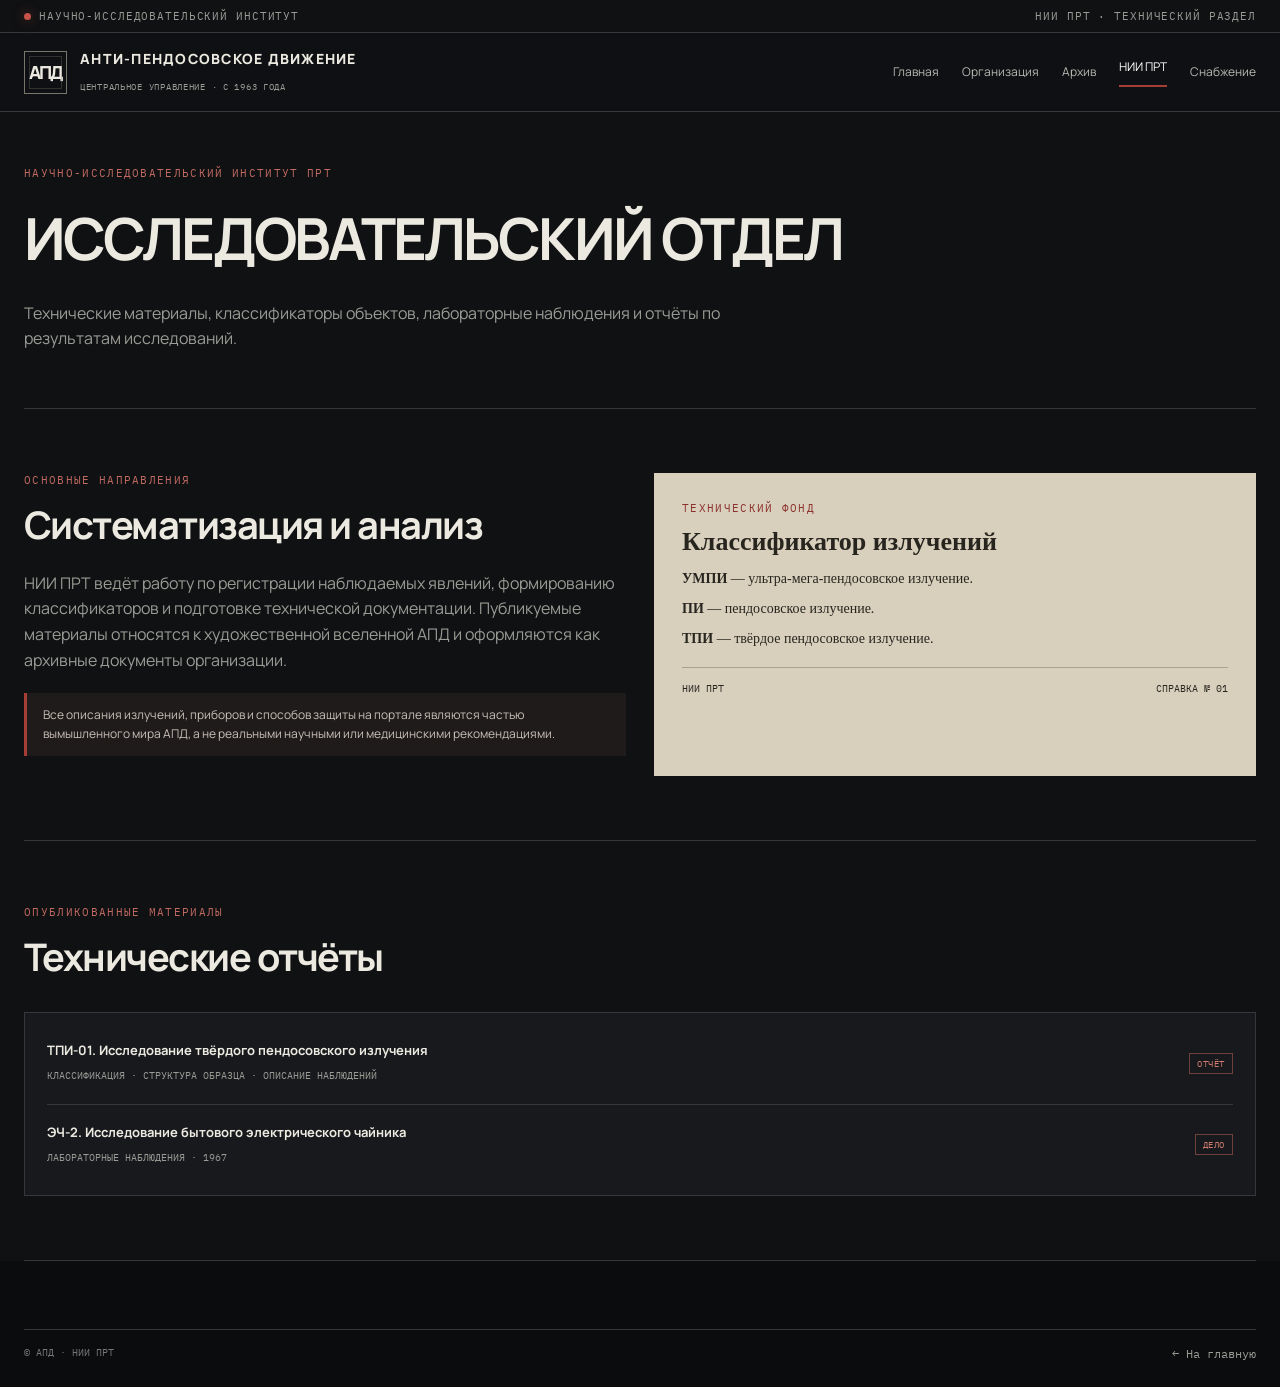
<file: research.html>
<!doctype html><html lang="ru"><head><meta charset="utf-8"><meta name="viewport" content="width=device-width,initial-scale=1"><meta name="theme-color" content="#101113"><title>НИИ ПРТ — Научный отдел АПД</title><link rel="stylesheet" href="assets/apd.css"></head><body><div class="topline"><div class="shell"><span><i class="status-dot"></i>Научно-исследовательский институт</span><span>НИИ ПРТ · ТЕХНИЧЕСКИЙ РАЗДЕЛ</span></div></div><header class="header"><div class="shell nav"><a class="brand" href="index.html"><span class="brand-mark">АПД</span><span><span class="brand-name">АНТИ-ПЕНДОСОВСКОЕ ДВИЖЕНИЕ</span><br><span class="brand-sub">ЦЕНТРАЛЬНОЕ УПРАВЛЕНИЕ · С 1963 ГОДА</span></span></a><button class="nav-toggle" aria-expanded="false">МЕНЮ ☰</button><nav class="nav-links"><a href="index.html">Главная</a><a href="organization.html">Организация</a><a href="archive.html">Архив</a><a class="active" href="research.html">НИИ ПРТ</a><a href="shop.html">Снабжение</a></nav></div></header><main class="shell"><section class="page-hero"><div class="eyebrow">Научно-исследовательский институт ПРТ</div><h1>ИССЛЕДОВАТЕЛЬСКИЙ ОТДЕЛ</h1><p>Технические материалы, классификаторы объектов, лабораторные наблюдения и отчёты по результатам исследований.</p></section><section class="section"><div class="split"><div><div class="eyebrow">Основные направления</div><h2>Систематизация и анализ</h2><p style="color:var(--muted)">НИИ ПРТ ведёт работу по регистрации наблюдаемых явлений, формированию классификаторов и подготовке технической документации. Публикуемые материалы относятся к художественной вселенной АПД и оформляются как архивные документы организации.</p><div class="notice">Все описания излучений, приборов и способов защиты на портале являются частью вымышленного мира АПД, а не реальными научными или медицинскими рекомендациями.</div></div><div class="paper-panel"><div class="eyebrow">Технический фонд</div><h3>Классификатор излучений</h3><p><b>УМПИ</b> — ультра-мега-пендосовское излучение.</p><p><b>ПИ</b> — пендосовское излучение.</p><p><b>ТПИ</b> — твёрдое пендосовское излучение.</p><div class="paper-lines"><span>НИИ ПРТ</span><span>СПРАВКА № 01</span></div></div></div></section><section class="section"><div class="section-head"><div><div class="eyebrow">Опубликованные материалы</div><h2>Технические отчёты</h2></div></div><div class="list-panel"><a class="list-row" href="archive.html"><span><strong>ТПИ-01. Исследование твёрдого пендосовского излучения</strong><small>КЛАССИФИКАЦИЯ · СТРУКТУРА ОБРАЗЦА · ОПИСАНИЕ НАБЛЮДЕНИЙ</small></span><span class="tag">Отчёт</span></a><a class="list-row" href="dossier-08e.html"><span><strong>ЭЧ-2. Исследование бытового электрического чайника</strong><small>ЛАБОРАТОРНЫЕ НАБЛЮДЕНИЯ · 1967</small></span><span class="tag">Дело</span></a></div></section></main><footer class="footer"><div class="shell"><div class="copyright"><span>© АПД · НИИ ПРТ</span><a href="index.html">← На главную</a></div></div></footer><script src="assets/apd.js"></script></body></html>
</file>
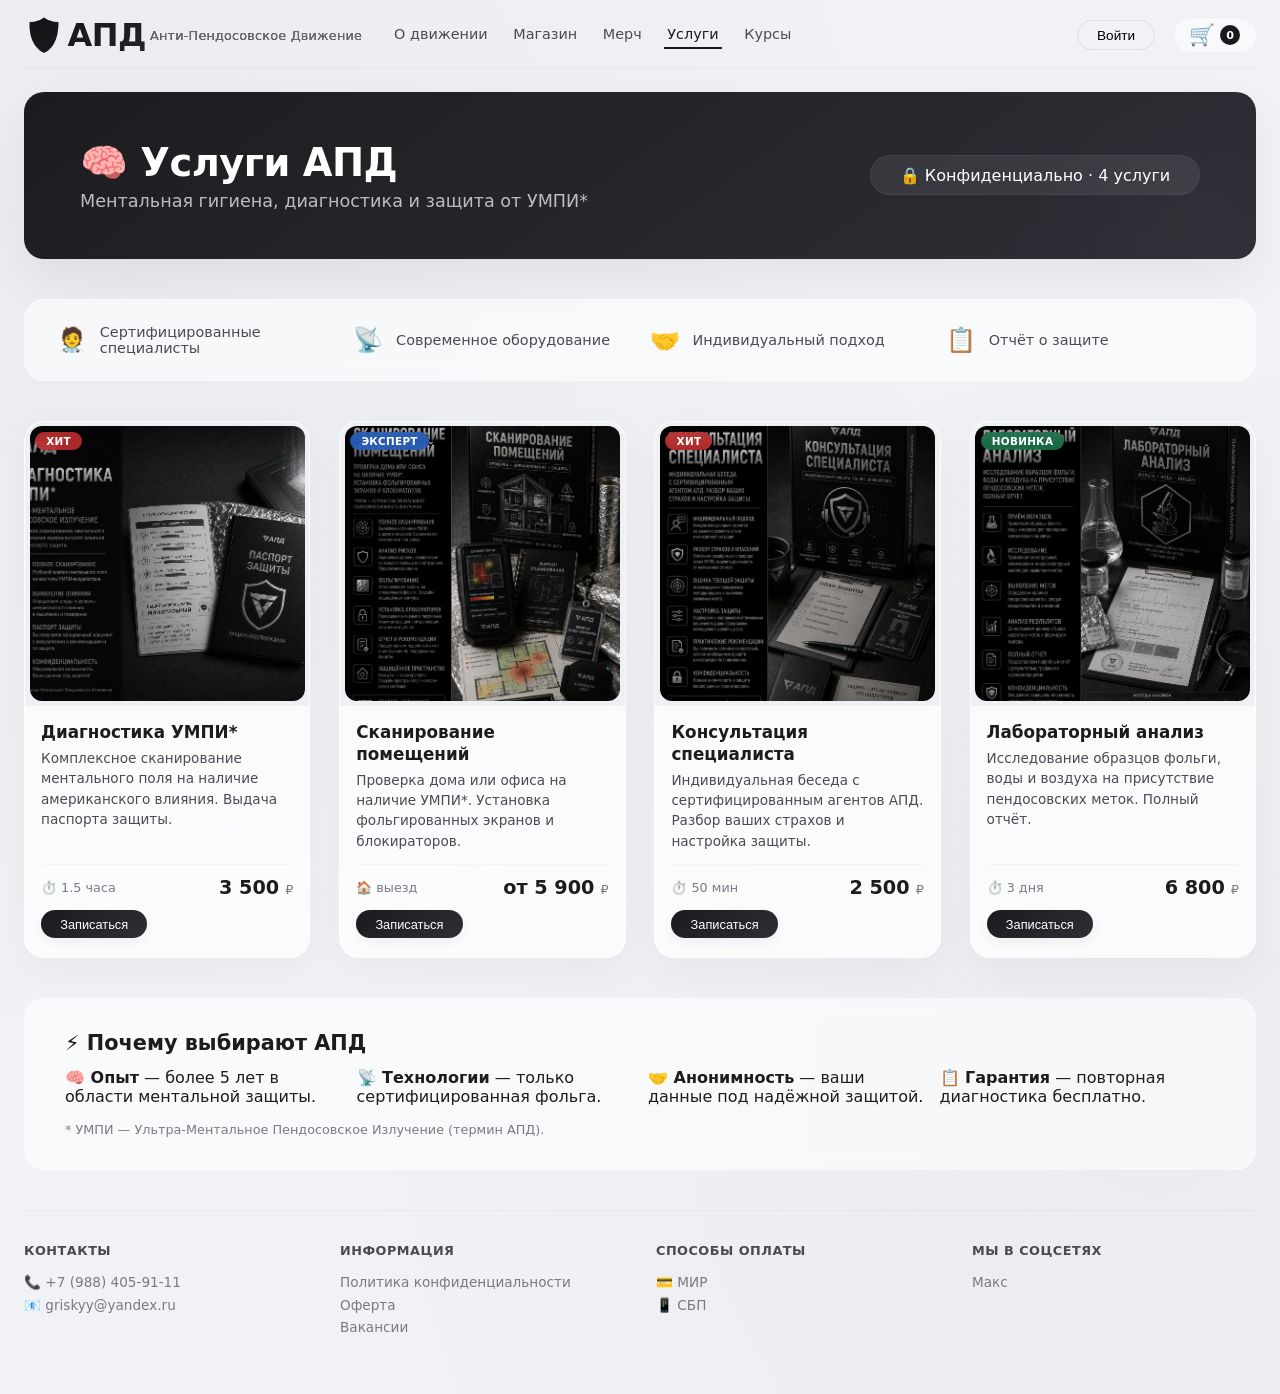
<file: services.html>
<!DOCTYPE html>
<html lang="ru">
<head>
    <meta charset="UTF-8" />
    <meta name="viewport" content="width=device-width, initial-scale=1.0" />
    <title>Услуги АПД — Анти-Пендосовское Движение</title>
    <style>
        /* ----- базовые сбросы и переменные (как в shop.html) ----- */
        * {
            margin: 0;
            padding: 0;
            box-sizing: border-box;
        }

        :root {
            --bg-page: #f0f2f6;
            --card-bg: rgba(255, 255, 255, 0.75);
            --shadow-soft: 0 12px 40px rgba(0, 0, 0, 0.04);
            --shadow-hover: 0 24px 56px rgba(0, 0, 0, 0.08);
            --radius-lg: 20px;
            --radius-md: 16px;
            --radius-sm: 12px;
            --glass-bg: rgba(255, 255, 255, 0.6);
            --glass-border: rgba(255, 255, 255, 0.25);
            --primary: #1a1a1e;
            --accent: #2c2c32;
            --text-main: #1c1c1e;
            --text-secondary: #4a4a52;
            --text-muted: #7a7a82;
            --gradient-btn: linear-gradient(145deg, #1a1a1e, #2e2e34);
        }

        body {
            font-family: 'Inter', 'Segoe UI', system-ui, -apple-system, sans-serif;
            background: var(--bg-page);
            color: var(--text-main);
            min-height: 100vh;
            display: flex;
            flex-direction: column;
            align-items: center;
            padding: 0 1.5rem 2rem;
            background-image: radial-gradient(circle at 10% 20%, rgba(200, 200, 210, 0.15) 0%, transparent 50%),
                radial-gradient(circle at 90% 80%, rgba(180, 180, 190, 0.10) 0%, transparent 50%);
        }

        .container {
            max-width: 1360px;
            width: 100%;
        }

        /* ----- ШАПКА (как в shop) ----- */
        .header {
            display: flex;
            align-items: center;
            justify-content: space-between;
            flex-wrap: wrap;
            gap: 1rem 1.5rem;
            padding: 1rem 0 0.8rem;
            border-bottom: 1px solid rgba(0, 0, 0, 0.04);
            margin-bottom: 1.5rem;
        }

        .header-left {
            display: flex;
            align-items: center;
            gap: 1.8rem;
            flex-wrap: wrap;
        }

        .logo {
            font-size: 2rem;
            font-weight: 800;
            letter-spacing: -0.5px;
            background: linear-gradient(145deg, #121214, #3a3a42);
            -webkit-background-clip: text;
            -webkit-text-fill-color: transparent;
            background-clip: text;
            text-decoration: none;
            display: flex;
            align-items: center;
            gap: 4px;
        }

        .logo small {
            font-size: 0.8rem;
            font-weight: 400;
            -webkit-text-fill-color: #6a6a72;
            background: none;
            color: #6a6a72;
            letter-spacing: 0.2px;
        }

        .nav-links {
            display: flex;
            gap: 1.2rem;
            align-items: center;
            flex-wrap: wrap;
        }

        .nav-links a {
            text-decoration: none;
            color: var(--text-secondary);
            font-weight: 500;
            font-size: 0.9rem;
            transition: color 0.15s;
            padding: 0.3rem 0.2rem;
            border-bottom: 2px solid transparent;
        }

        .nav-links a:hover {
            color: var(--text-main);
            border-bottom-color: var(--primary);
        }

        .nav-links a.active {
            color: var(--text-main);
            border-bottom-color: var(--primary);
        }

        .header-right {
            display: flex;
            align-items: center;
            gap: 1.2rem;
        }

        .btn-ghost {
            background: transparent;
            border: 1px solid rgba(0,0,0,0.08);
            padding: 0.4rem 1.2rem;
            border-radius: 60px;
            font-weight: 500;
            cursor: pointer;
            transition: 0.2s;
            font-size: 0.85rem;
        }
        .btn-ghost:hover {
            background: rgba(0,0,0,0.03);
        }

        .cart-icon-wrap {
            display: flex;
            align-items: center;
            gap: 0.3rem;
            cursor: pointer;
            font-size: 1.3rem;
            background: rgba(255,255,255,0.5);
            backdrop-filter: blur(4px);
            padding: 0.2rem 0.9rem;
            border-radius: 60px;
            border: 1px solid rgba(255,255,255,0.3);
            transition: all 0.2s;
        }
        .cart-icon-wrap:hover {
            background: rgba(255,255,255,0.8);
        }

        .cart-count {
            background: #1a1a1e;
            color: white;
            font-weight: 600;
            font-size: 0.7rem;
            min-width: 20px;
            height: 20px;
            border-radius: 40px;
            display: inline-flex;
            align-items: center;
            justify-content: center;
            padding: 0 5px;
        }

        /* ----- HERO (как в shop) ----- */
        .hero {
            background: linear-gradient(145deg, #1c1c20, #2e2e36);
            border-radius: var(--radius-lg);
            padding: 3rem 3.5rem;
            margin-bottom: 2.5rem;
            color: white;
            display: flex;
            justify-content: space-between;
            align-items: center;
            flex-wrap: wrap;
            gap: 1.5rem;
            box-shadow: 0 20px 50px rgba(0, 0, 0, 0.06);
            position: relative;
            overflow: hidden;
        }

        .hero::after {
            content: '';
            position: absolute;
            top: -40%;
            right: -10%;
            width: 400px;
            height: 400px;
            background: radial-gradient(circle, rgba(255, 255, 255, 0.02) 0%, transparent 70%);
            border-radius: 50%;
        }

        .hero-left h2 {
            font-size: 2.4rem;
            font-weight: 700;
            letter-spacing: -0.5px;
            margin-bottom: 0.3rem;
        }

        .hero-left p {
            font-size: 1.1rem;
            opacity: 0.7;
            font-weight: 300;
        }

        .hero-tag {
            background: rgba(255, 255, 255, 0.08);
            backdrop-filter: blur(4px);
            padding: 0.6rem 1.8rem;
            border-radius: 60px;
            border: 1px solid rgba(255, 255, 255, 0.05);
            font-weight: 500;
        }

        /* ----- ПРЕИМУЩЕСТВА (как в shop) ----- */
        .benefits {
            display: grid;
            grid-template-columns: repeat(auto-fit, minmax(160px, 1fr));
            gap: 1.2rem;
            margin-bottom: 2.5rem;
            background: var(--glass-bg);
            backdrop-filter: blur(8px);
            border-radius: var(--radius-lg);
            padding: 1.5rem 2rem;
            border: 1px solid var(--glass-border);
        }

        .benefit-item {
            display: flex;
            align-items: center;
            gap: 0.8rem;
            font-size: 0.9rem;
            font-weight: 500;
            color: var(--text-secondary);
        }

        .benefit-item span:first-child {
            font-size: 1.5rem;
        }

        /* ----- СЕТКА УСЛУГ (как catalog в shop) ----- */
        .services-grid {
            display: grid;
            grid-template-columns: repeat(auto-fill, minmax(260px, 1fr));
            gap: 1.8rem;
            margin-bottom: 2.5rem;
        }

        .service-card {
            background: var(--card-bg);
            backdrop-filter: blur(8px);
            border-radius: var(--radius-lg);
            overflow: hidden;
            border: 1px solid rgba(255, 255, 255, 0.4);
            box-shadow: var(--shadow-soft);
            transition: transform 0.3s ease, box-shadow 0.3s ease;
            display: flex;
            flex-direction: column;
            position: relative;
        }

        .service-card:hover {
            transform: translateY(-6px);
            box-shadow: var(--shadow-hover);
            border-color: rgba(255, 255, 255, 0.7);
        }

        .service-icon {
            width: 100%;
            aspect-ratio: 1 / 1;
            background: #eef0f4;
            display: flex;
            align-items: center;
            justify-content: center;
            font-size: 4rem;
            padding: 0.3rem;
            position: relative;
            overflow: hidden;
            border-radius: var(--radius-sm) var(--radius-sm) 0 0;
            cursor: pointer;
        }
        
        .service-icon img {
            width: 100%;
            height: 100%;
            object-fit: cover;
            display: block;
            transition: transform 0.4s ease;
            border-radius: var(--radius-sm);
        }

        .service-icon .emoji-big {
            font-size: 4.5rem;
            line-height: 1;
        }

        /* бейджи */
        .badges {
            position: absolute;
            top: 10px;
            left: 10px;
            display: flex;
            flex-direction: column;
            gap: 4px;
        }

        .badge {
            background: rgba(26, 26, 30, 0.85);
            backdrop-filter: blur(4px);
            color: white;
            font-size: 0.65rem;
            font-weight: 600;
            padding: 0.2rem 0.7rem;
            border-radius: 40px;
            letter-spacing: 0.3px;
            text-transform: uppercase;
        }

        .badge.hit {
            background: rgba(200, 50, 50, 0.85);
        }

        .badge.new {
            background: rgba(30, 120, 80, 0.85);
        }

        .badge.popular {
            background: rgba(200, 160, 40, 0.85);
        }

        .badge.consult {
            background: rgba(40, 100, 200, 0.85);
        }

        .service-info {
            padding: 1rem 1rem 1.2rem;
            flex: 1;
            display: flex;
            flex-direction: column;
        }

        .service-name {
            font-size: 1.05rem;
            font-weight: 600;
            color: var(--text-main);
            margin-bottom: 0.25rem;
            line-height: 1.3;
        }

        .service-desc {
            font-size: 0.85rem;
            color: var(--text-secondary);
            line-height: 1.5;
            margin-bottom: 0.6rem;
            flex: 1;
        }

        .service-meta {
            display: flex;
            justify-content: space-between;
            align-items: center;
            flex-wrap: wrap;
            gap: 0.5rem;
            font-size: 0.8rem;
            color: var(--text-muted);
            border-top: 1px solid rgba(0, 0, 0, 0.03);
            padding-top: 0.7rem;
            margin-top: 0.2rem;
        }

        .service-price {
            font-size: 1.2rem;
            font-weight: 700;
            color: var(--text-main);
        }

        .service-price::after {
            content: ' ₽';
            font-weight: 400;
            font-size: 0.8rem;
            color: var(--text-muted);
            margin-left: 2px;
        }

        .service-btn {
            background: var(--gradient-btn);
            border: none;
            color: white;
            padding: 0.4rem 1.2rem;
            border-radius: 60px;
            font-size: 0.8rem;
            font-weight: 500;
            cursor: pointer;
            transition: all 0.2s ease;
            box-shadow: 0 4px 12px rgba(0, 0, 0, 0.06);
            position: relative;
            overflow: hidden;
        }

        .service-btn::after {
            content: '';
            position: absolute;
            top: -50%;
            left: -50%;
            width: 200%;
            height: 200%;
            background: radial-gradient(circle, rgba(255, 255, 255, 0.1) 0%, transparent 60%);
            opacity: 0;
            transition: opacity 0.3s;
        }

        .service-btn:hover::after {
            opacity: 1;
        }

        .service-btn:hover {
            transform: scale(1.02);
            box-shadow: 0 8px 20px rgba(0, 0, 0, 0.10);
        }

        .service-btn:active {
            transform: scale(0.95);
        }

        .service-btn.in-cart {
            background: #2a7a4a;
        }

        /* ----- МОДАЛКА (детальный просмотр, как в shop) ----- */
        .modal-overlay {
            display: none;
            position: fixed;
            top: 0;
            left: 0;
            width: 100%;
            height: 100%;
            background: rgba(0, 0, 0, 0.4);
            backdrop-filter: blur(6px);
            align-items: center;
            justify-content: center;
            z-index: 1000;
            padding: 1.5rem;
        }

        .modal-overlay.open {
            display: flex;
        }

        .modal-card {
            background: rgba(255, 255, 255, 0.92);
            backdrop-filter: blur(16px);
            max-width: 780px;
            width: 100%;
            border-radius: var(--radius-lg);
            overflow: hidden;
            display: flex;
            flex-direction: column;
            box-shadow: 0 40px 80px rgba(0, 0, 0, 0.15);
            animation: modalFade 0.3s ease;
            border: 1px solid rgba(255, 255, 255, 0.3);
        }

        @keyframes modalFade {
            from {
                opacity: 0;
                transform: scale(0.94) translateY(20px);
            }
            to {
                opacity: 1;
                transform: scale(1) translateY(0);
            }
        }

        .modal-image {
            width: 100%;
            aspect-ratio: 16 / 10;
            background: #e8eaf0;
            display: flex;
            align-items: center;
            justify-content: center;
            font-size: 4rem;
        }

        .modal-image .emoji-big {
            font-size: 5rem;
        }

        .modal-body {
            padding: 2rem 2rem 1.8rem;
        }

        .modal-body h2 {
            font-size: 1.6rem;
            font-weight: 700;
            margin-bottom: 0.3rem;
        }

        .modal-body .modal-price {
            font-size: 1.6rem;
            font-weight: 700;
            margin: 0.3rem 0 0.5rem;
        }

        .modal-body .modal-price::after {
            content: ' ₽';
            font-weight: 400;
            font-size: 1rem;
            color: var(--text-muted);
            margin-left: 4px;
        }

        .modal-body .modal-duration {
            font-size: 0.9rem;
            color: var(--text-muted);
            margin-bottom: 0.8rem;
        }

        .modal-body .modal-desc {
            font-size: 0.95rem;
            color: var(--text-secondary);
            line-height: 1.6;
            margin-bottom: 1.5rem;
        }

        .modal-actions {
            display: flex;
            gap: 1rem;
            flex-wrap: wrap;
            border-top: 1px solid rgba(0, 0, 0, 0.04);
            padding-top: 1.5rem;
        }

        .modal-close {
            background: rgba(0, 0, 0, 0.04);
            border: none;
            padding: 0.6rem 1.8rem;
            border-radius: 60px;
            font-weight: 500;
            cursor: pointer;
            transition: background 0.2s;
        }

        .modal-close:hover {
            background: rgba(0, 0, 0, 0.08);
        }

        /* ----- КОРЗИНА (сайдбар, как в shop) ----- */
        .cart-sidebar {
            display: none;
            position: fixed;
            top: 0;
            right: 0;
            width: 420px;
            max-width: 92vw;
            height: 100%;
            background: rgba(255, 255, 255, 0.92);
            backdrop-filter: blur(20px);
            box-shadow: -12px 0 40px rgba(0, 0, 0, 0.04);
            z-index: 2000;
            padding: 1.8rem 1.5rem;
            overflow-y: auto;
            flex-direction: column;
            border-left: 1px solid rgba(255, 255, 255, 0.3);
            animation: slideIn 0.35s ease;
        }

        @keyframes slideIn {
            from {
                transform: translateX(60px);
                opacity: 0;
            }
            to {
                transform: translateX(0);
                opacity: 1;
            }
        }

        .cart-sidebar.open {
            display: flex;
        }

        .cart-header {
            display: flex;
            justify-content: space-between;
            align-items: center;
            border-bottom: 1px solid rgba(0, 0, 0, 0.04);
            padding-bottom: 1rem;
            margin-bottom: 1.5rem;
        }

        .cart-header h2 {
            font-size: 1.4rem;
            font-weight: 600;
        }

        .cart-close {
            background: none;
            border: none;
            font-size: 1.6rem;
            cursor: pointer;
            color: var(--text-secondary);
            padding: 0 0.3rem;
        }

        .cart-items {
            flex: 1;
            margin-bottom: 1rem;
        }

        .cart-item {
            display: flex;
            gap: 0.8rem;
            padding: 0.8rem 0;
            border-bottom: 1px solid rgba(0, 0, 0, 0.03);
            align-items: center;
        }

        .cart-item-img {
            width: 56px;
            height: 56px;
            border-radius: var(--radius-sm);
            background: #eef0f4;
            overflow: hidden;
            flex-shrink: 0;
            display: flex;
            align-items: center;
            justify-content: center;
            font-size: 2rem;
        }

        .cart-item-info {
            flex: 1;
        }

        .cart-item-name {
            font-weight: 500;
            font-size: 0.9rem;
        }

        .cart-item-price {
            font-size: 0.8rem;
            color: var(--text-secondary);
        }

        .cart-item-controls {
            display: flex;
            align-items: center;
            gap: 0.3rem;
        }

        .cart-item-controls button {
            background: rgba(0, 0, 0, 0.03);
            border: none;
            width: 24px;
            height: 24px;
            border-radius: 40px;
            font-weight: 600;
            cursor: pointer;
            font-size: 0.9rem;
            transition: background 0.15s;
        }

        .cart-item-controls button:hover {
            background: rgba(0, 0, 0, 0.08);
        }

        .cart-item-controls .qty {
            min-width: 20px;
            text-align: center;
            font-weight: 600;
            font-size: 0.9rem;
        }

        .cart-item-remove {
            background: none;
            border: none;
            color: var(--text-muted);
            font-size: 1.1rem;
            cursor: pointer;
            padding: 0 0.2rem;
            transition: color 0.15s;
        }

        .cart-item-remove:hover {
            color: #b0343a;
        }

        .cart-summary {
            border-top: 1px solid rgba(0, 0, 0, 0.06);
            padding-top: 1rem;
        }

        .cart-summary .row {
            display: flex;
            justify-content: space-between;
            font-size: 0.9rem;
            color: var(--text-secondary);
            padding: 0.2rem 0;
        }

        .cart-summary .row.total {
            font-weight: 700;
            font-size: 1.2rem;
            color: var(--text-main);
            border-top: 1px solid rgba(0, 0, 0, 0.06);
            padding-top: 0.8rem;
            margin-top: 0.3rem;
        }

        .cart-pay-btn {
            background: var(--gradient-btn);
            border: none;
            color: white;
            padding: 0.9rem;
            border-radius: 60px;
            font-size: 1rem;
            font-weight: 600;
            width: 100%;
            cursor: pointer;
            transition: all 0.2s;
            margin-top: 0.8rem;
            box-shadow: 0 4px 16px rgba(0, 0, 0, 0.06);
        }

        .cart-pay-btn:hover {
            transform: scale(1.01);
            box-shadow: 0 8px 24px rgba(0, 0, 0, 0.10);
        }

        .cart-empty {
            text-align: center;
            color: var(--text-muted);
            padding: 2rem 0;
            font-size: 1rem;
        }

        /* ----- БАНКОВСКОЕ ОКНО ОПЛАТЫ (как в shop) ----- */
        .pay-overlay {
            display: none;
            position: fixed;
            top: 0;
            left: 0;
            width: 100%;
            height: 100%;
            background: rgba(0, 0, 0, 0.5);
            backdrop-filter: blur(10px);
            z-index: 3000;
            align-items: center;
            justify-content: center;
            padding: 1.5rem;
        }

        .pay-overlay.open {
            display: flex;
        }

        .pay-modal {
            background: white;
            max-width: 440px;
            width: 100%;
            border-radius: var(--radius-lg);
            padding: 2.5rem 2rem 2rem;
            box-shadow: 0 40px 80px rgba(0, 0, 0, 0.2);
            animation: modalFade 0.35s ease;
            border: 1px solid rgba(255, 255, 255, 0.1);
        }

        .pay-modal .bank-header {
            display: flex;
            justify-content: space-between;
            align-items: center;
            margin-bottom: 1.5rem;
            font-size: 0.8rem;
            color: var(--text-secondary);
            border-bottom: 1px solid rgba(0, 0, 0, 0.04);
            padding-bottom: 0.8rem;
        }

        .pay-modal .bank-header .bank-name {
            font-weight: 700;
            color: var(--text-main);
            font-size: 0.95rem;
        }

        .pay-modal .pay-icon {
            font-size: 2.8rem;
            text-align: center;
            margin-bottom: 0.3rem;
        }

        .pay-modal h3 {
            font-size: 1.3rem;
            font-weight: 700;
            text-align: center;
            margin-bottom: 0.2rem;
        }

        .pay-modal .pay-amount {
            text-align: center;
            font-size: 1.5rem;
            font-weight: 700;
            color: var(--text-main);
            margin-bottom: 1.5rem;
        }

        .pay-modal .pay-amount small {
            font-weight: 400;
            font-size: 0.9rem;
            color: var(--text-secondary);
        }

        .pay-progress {
            width: 100%;
            height: 4px;
            background: #e8eaf0;
            border-radius: 20px;
            margin: 1rem 0 0.8rem;
            overflow: hidden;
        }

        .pay-progress .bar {
            height: 100%;
            width: 0%;
            background: #1a1a1e;
            border-radius: 20px;
            transition: width 0.15s linear;
        }

        .pay-status {
            text-align: center;
            font-size: 0.9rem;
            color: var(--text-secondary);
            margin-bottom: 1.5rem;
        }

        .pay-btn-close {
            background: rgba(0, 0, 0, 0.04);
            border: none;
            padding: 0.6rem 2rem;
            border-radius: 60px;
            font-weight: 500;
            cursor: pointer;
            display: block;
            margin: 0 auto;
            transition: background 0.2s;
        }

        .pay-btn-close:hover {
            background: rgba(0, 0, 0, 0.08);
        }

        /* ----- ФУТЕР (как в shop) ----- */
        .footer {
            margin-top: 2.5rem;
            padding: 2rem 0 1.5rem;
            border-top: 1px solid rgba(0, 0, 0, 0.04);
            display: grid;
            grid-template-columns: repeat(auto-fit, minmax(160px, 1fr));
            gap: 2rem;
            width: 100%;
        }

        .footer-col h4 {
            font-size: 0.8rem;
            text-transform: uppercase;
            letter-spacing: 0.5px;
            color: var(--text-secondary);
            margin-bottom: 0.8rem;
        }

        .footer-col a,
        .footer-col p {
            display: block;
            font-size: 0.85rem;
            color: var(--text-muted);
            text-decoration: none;
            padding: 0.2rem 0;
            transition: color 0.15s;
        }

        .footer-col a:hover {
            color: var(--text-main);
        }

        .footer-col .social {
            display: flex;
            gap: 1rem;
            font-size: 1.3rem;
        }

        /* ----- ТОСТ (как в shop) ----- */
        .toast {
            position: fixed;
            bottom: 2rem;
            left: 50%;
            transform: translateX(-50%);
            background: rgba(26, 26, 30, 0.92);
            backdrop-filter: blur(8px);
            color: white;
            padding: 0.7rem 2rem;
            border-radius: 60px;
            font-weight: 500;
            box-shadow: 0 8px 30px rgba(0, 0, 0, 0.1);
            z-index: 9999;
            opacity: 0;
            transition: opacity 0.35s ease;
            pointer-events: none;
            font-size: 0.9rem;
            border: 1px solid rgba(255, 255, 255, 0.05);
        }

        .toast.show {
            opacity: 1;
        }

        /* ----- АДАПТИВ (как в shop) ----- */
        @media (max-width: 768px) {
            .header {
                flex-direction: column;
                align-items: stretch;
            }
            .header-left {
                flex-direction: column;
                align-items: stretch;
            }
            .nav-links {
                justify-content: center;
            }
            .header-right {
                justify-content: center;
            }
            .hero {
                padding: 2rem 1.5rem;
            }
            .hero-left h2 {
                font-size: 1.8rem;
            }
            .services-grid {
                grid-template-columns: repeat(auto-fill, minmax(200px, 1fr));
                gap: 1rem;
            }
            .benefits {
                grid-template-columns: 1fr 1fr;
                padding: 1rem;
            }
            .cart-sidebar {
                width: 100%;
                max-width: 100%;
                border-left: none;
            }
        }

        @media (max-width: 480px) {
            .services-grid {
                grid-template-columns: 1fr 1fr;
                gap: 0.8rem;
            }
            .service-info {
                padding: 0.6rem 0.6rem 0.9rem;
            }
            .service-name {
                font-size: 0.8rem;
            }
            .service-price {
                font-size: 1rem;
            }
            .service-btn {
                font-size: 0.65rem;
                padding: 0.2rem 0.8rem;
            }
            .hero-left h2 {
                font-size: 1.4rem;
            }
        }
    </style>
</head>
<body>
    <div class="container">

        <!-- ШАПКА -->
        <header class="header">
            <div class="header-left">
                <a href="index.html" class="logo">
                    <span class="logo-icon">🛡️</span> АПД
                    <small>Анти-Пендосовское Движение</small>
                </a>
                <nav class="nav-links">
                    <a href="index.html">О движении</a>
                    <a href="shop.html">Магазин</a>
                    <a href="merch.html">Мерч</a>
                    <a href="services.html" class="active">Услуги</a>
                    <a href="courses.html">Курсы</a>
                </nav>
            </div>
            <div class="header-right">
                <button class="btn-ghost">Войти</button>
                <div class="cart-icon-wrap" id="cartIcon">
                    🛒
                    <span class="cart-count" id="cartCount">0</span>
                </div>
            </div>
        </header>

        <!-- HERO -->
        <div class="hero">
            <div class="hero-left">
                <h2>🧠 Услуги АПД</h2>
                <p>Ментальная гигиена, диагностика и защита от УМПИ*</p>
            </div>
            <div class="hero-tag">🔒 Конфиденциально · 4 услуги</div>
        </div>

        <!-- ПРЕИМУЩЕСТВА -->
        <div class="benefits">
            <div class="benefit-item"><span>🧑‍⚕️</span> Сертифицированные специалисты</div>
            <div class="benefit-item"><span>📡</span> Современное оборудование</div>
            <div class="benefit-item"><span>🤝</span> Индивидуальный подход</div>
            <div class="benefit-item"><span>📋</span> Отчёт о защите</div>
        </div>

        <!-- СЕТКА УСЛУГ -->
        <section class="services-grid" id="servicesGrid">
            <!-- Услуга 1 -->
            <article class="service-card" data-id="s1" data-name="Диагностика УМПИ*" data-price="3500" data-duration="1.5 часа" data-desc="Комплексное сканирование ментального поля на наличие американского влияния. Выдача паспорта защиты." data-emoji="🧠" data-badge="Хит">
                <div class="service-icon">
                    <img src="./images/DiagnosticUMPI.webp" alt="Диагностика УМПИ*" loading="lazy" />
                    <div class="badges"><span class="badge hit">Хит</span></div>
                </div>
                <div class="service-info">
                    <h3 class="service-name">Диагностика УМПИ*</h3>
                    <p class="service-desc">Комплексное сканирование ментального поля на наличие американского влияния. Выдача паспорта защиты.</p>
                    <div class="service-meta">
                        <span>⏱️ 1.5 часа</span>
                        <span class="service-price">3 500</span>
                    </div>
                    <div style="margin-top: 0.7rem; display: flex; gap: 0.5rem; flex-wrap: wrap;">
                        <button class="service-btn" data-id="s1">Записаться</button>
                    </div>
                </div>
            </article>

            <!-- Услуга 4 -->
            <article class="service-card" data-id="s4" data-name="Сканирование помещений" data-price="5900" data-duration="выезд" data-desc="Проверка дома или офиса на наличие УМПИ*. Установка фольгированных экранов и блокираторов." data-emoji="📡" data-badge="Эксперт">
                <div class="service-icon">
                    <img src="./images/Scan.png" alt="Сканирование помещений">
                    <div class="badges"><span class="badge consult">Эксперт</span></div>
                </div>
                <div class="service-info">
                    <h3 class="service-name">Сканирование помещений</h3>
                    <p class="service-desc">Проверка дома или офиса на наличие УМПИ*. Установка фольгированных экранов и блокираторов.</p>
                    <div class="service-meta">
                        <span>🏠 выезд</span>
                        <span class="service-price">от 5 900</span>
                    </div>
                    <div style="margin-top: 0.7rem; display: flex; gap: 0.5rem; flex-wrap: wrap;">
                        <button class="service-btn" data-id="s4">Записаться</button>
                    </div>
                </div>
            </article>

            <!-- Услуга 5 -->
            <article class="service-card" data-id="s5" data-name="Консультация специалиста" data-price="2500" data-duration="50 мин" data-desc="Индивидуальная беседа с сертифицированным агентов АПД. Разбор ваших страхов и настройка защиты." data-emoji="🧑‍🏫" data-badge="Хит">
                <div class="service-icon">
                    <img src="./images/Cons.webp" alt="Консультация специалиста">
                    <div class="badges"><span class="badge hit">Хит</span></div>
                </div>
                <div class="service-info">
                    <h3 class="service-name">Консультация специалиста</h3>
                    <p class="service-desc">Индивидуальная беседа с сертифицированным агентов АПД. Разбор ваших страхов и настройка защиты.</p>
                    <div class="service-meta">
                        <span>⏱️ 50 мин</span>
                        <span class="service-price">2 500</span>
                    </div>
                    <div style="margin-top: 0.7rem; display: flex; gap: 0.5rem; flex-wrap: wrap;">
                        <button class="service-btn" data-id="s5">Записаться</button>
                    </div>
                </div>
            </article>

            <!-- Услуга 6 -->
            <article class="service-card" data-id="s6" data-name="Лабораторный анализ" data-price="6800" data-duration="3 дня" data-desc="Исследование образцов фольги, воды и воздуха на присутствие пендосовских меток. Полный отчёт." data-emoji="🧪" data-badge="Новинка">
                <div class="service-icon">
                    <img src="./images/LabAnalyse.png" alt="Лабораторный анализ">
                    <div class="badges"><span class="badge new">Новинка</span></div>
                </div>
                <div class="service-info">
                    <h3 class="service-name">Лабораторный анализ</h3>
                    <p class="service-desc">Исследование образцов фольги, воды и воздуха на присутствие пендосовских меток. Полный отчёт.</p>
                    <div class="service-meta">
                        <span>⏱️ 3 дня</span>
                        <span class="service-price">6 800</span>
                    </div>
                    <div style="margin-top: 0.7rem; display: flex; gap: 0.5rem; flex-wrap: wrap;">
                        <button class="service-btn" data-id="s6">Записаться</button>
                    </div>
                </div>
            </article>
        </section>

        <!-- Дополнительный блок: "Почему мы" -->
        <div style="background: var(--glass-bg); backdrop-filter: blur(8px); border-radius: var(--radius-lg); padding: 2rem 2.5rem; border: 1px solid var(--glass-border); margin-bottom: 1.5rem;">
            <h3 style="font-size: 1.3rem; font-weight: 700; margin-bottom: 0.8rem;">⚡ Почему выбирают АПД</h3>
            <div style="display: grid; grid-template-columns: repeat(auto-fit, minmax(200px,1fr)); gap: 1rem;">
                <div><span style="font-weight: 600;">🧠 Опыт</span> — более 5 лет в области ментальной защиты.</div>
                <div><span style="font-weight: 600;">📡 Технологии</span> — только сертифицированная фольга.</div>
                <div><span style="font-weight: 600;">🤝 Анонимность</span> — ваши данные под надёжной защитой.</div>
                <div><span style="font-weight: 600;">📋 Гарантия</span> — повторная диагностика бесплатно.</div>
            </div>
            <p style="margin-top: 1rem; font-size: 0.8rem; color: var(--text-muted);">* УМПИ — Ультра-Ментальное Пендосовское Излучение (термин АПД).</p>
        </div>

        <!-- ФУТЕР -->
        <footer class="footer">
            <div class="footer-col">
                <h4>Контакты</h4>
                <p>📞 +7 (988) 405-91-11</p>
                <p>📧 griskyy@yandex.ru</p>
            </div>
            <div class="footer-col">
                <h4>Информация</h4>
                <a href="#">Политика конфиденциальности</a>
                <a href="#">Оферта</a>
                <a href="#">Вакансии</a>
            </div>
            <div class="footer-col">
                <h4>Способы оплаты</h4>
                <p>💳 МИР</p>
                <p>📱 СБП</p>
            </div>
            <div class="footer-col">
                <h4>Мы в соцсетях</h4>
                <div class="social">
                    <span><a href="https://web.max.ru/-77594313556719">Макс</a></span>
                </div>
            </div>
        </footer>
    </div>

    <!-- МОДАЛКА (детальный просмотр) -->
    <div class="modal-overlay" id="modalOverlay">
        <div class="modal-card">
            <div class="modal-image">
                <span class="emoji-big" id="modalEmoji">🧠</span>
            </div>
            <div class="modal-body">
                <h2 id="modalName">Название</h2>
                <div class="modal-price" id="modalPrice">0</div>
                <div class="modal-duration" id="modalDuration">⏱️ 0</div>
                <p class="modal-desc" id="modalDesc">Описание</p>
                <div class="modal-actions">
                    <button class="service-btn" id="modalAddBtn">➕ Записаться</button>
                    <button class="modal-close" id="modalCloseBtn">Закрыть</button>
                </div>
            </div>
        </div>
    </div>

    <!-- КОРЗИНА (сайдбар) -->
    <div class="cart-sidebar" id="cartSidebar">
        <div class="cart-header">
            <h2>🛒 Корзина</h2>
            <button class="cart-close" id="cartCloseBtn">✕</button>
        </div>
        <div class="cart-items" id="cartItems"><div class="cart-empty">Корзина пуста</div></div>
        <div class="cart-summary" id="cartSummary">
            <div class="row"><span>Услуги</span><span id="subtotalAmount">0 ₽</span></div>
            <div class="row"><span>Доставка</span><span id="deliveryCost">0 ₽</span></div>
            <div class="row total"><span>Итого</span><span id="totalAmount">0 ₽</span></div>
            <button class="cart-pay-btn" id="payBtn">💳 Оплатить</button>
        </div>
    </div>

    <!-- БАНКОВСКОЕ ОКНО ОПЛАТЫ -->
    <div class="pay-overlay" id="payOverlay">
        <div class="pay-modal">
            <div class="bank-header">
                <span class="bank-name">🏦 АПД-Банк</span>
                <span>🔒 защищено</span>
            </div>
            <div class="pay-icon">💳</div>
            <h3>Оплата услуг</h3>
            <div class="pay-amount"><small>Сумма</small><br /><span id="payTotal">0</span> ₽</div>
            <div class="pay-progress"><div class="bar" id="payProgressBar"></div></div>
            <div class="pay-status" id="payStatus">Введите данные карты...</div>
            <button class="pay-btn-close" id="payCloseBtn" style="display:none;">✅ Готово</button>
        </div>
    </div>

    <!-- ТОСТ -->
    <div class="toast" id="toast"></div>

    <script>
        (function() {
            // ----- ДАННЫЕ УСЛУГ (из data-атрибутов) -----
            const serviceData = {};
            document.querySelectorAll('.service-card').forEach(card => {
                const id = card.dataset.id;
                serviceData[id] = {
                    name: card.dataset.name,
                    price: parseInt(card.dataset.price),
                    duration: card.dataset.duration,
                    desc: card.dataset.desc,
                    emoji: card.dataset.emoji || '📋',
                    badge: card.dataset.badge
                };
            });

            // ----- состояние -----
            let cart = [];
            let currentServiceId = null;
            const cartCount = document.getElementById('cartCount');
            const toast = document.getElementById('toast');
            const cartIcon = document.getElementById('cartIcon');
            let toastTimeout = null;

            // DOM для модалки
            const modalOverlay = document.getElementById('modalOverlay');
            const modalEmoji = document.getElementById('modalEmoji');
            const modalName = document.getElementById('modalName');
            const modalPrice = document.getElementById('modalPrice');
            const modalDuration = document.getElementById('modalDuration');
            const modalDesc = document.getElementById('modalDesc');
            const modalAddBtn = document.getElementById('modalAddBtn');
            const modalCloseBtn = document.getElementById('modalCloseBtn');

            // DOM для корзины
            const cartSidebar = document.getElementById('cartSidebar');
            const cartItems = document.getElementById('cartItems');
            const subtotalAmount = document.getElementById('subtotalAmount');
            const deliveryCost = document.getElementById('deliveryCost');
            const totalAmount = document.getElementById('totalAmount');
            const cartCloseBtn = document.getElementById('cartCloseBtn');
            const payBtn = document.getElementById('payBtn');

            // DOM для оплаты
            const payOverlay = document.getElementById('payOverlay');
            const payTotal = document.getElementById('payTotal');
            const payProgressBar = document.getElementById('payProgressBar');
            const payStatus = document.getElementById('payStatus');
            const payCloseBtn = document.getElementById('payCloseBtn');

            // ----- helpers -----
            function getService(id) { return serviceData[id] || null; }

            function getCartTotal() {
                return cart.reduce((acc, item) => {
                    const s = getService(item.id);
                    return acc + (s ? s.price * item.qty : 0);
                }, 0);
            }

            function getCartCountTotal() { return cart.reduce((acc, item) => acc + item.qty, 0); }

            // ----- рендер корзины -----
            function renderCart() {
                const count = getCartCountTotal();
                cartCount.textContent = count;

                if (cart.length === 0) {
                    cartItems.innerHTML = '<div class="cart-empty">Корзина пуста</div>';
                    subtotalAmount.textContent = '0 ₽';
                    deliveryCost.textContent = '0 ₽';
                    totalAmount.textContent = '0 ₽';
                    return;
                }

                let html = '';
                let subtotal = 0;
                cart.forEach(item => {
                    const s = getService(item.id);
                    if (!s) return;
                    subtotal += s.price * item.qty;
                    html += `
                        <div class="cart-item" data-id="${item.id}">
                            <div class="cart-item-img">${s.emoji}</div>
                            <div class="cart-item-info">
                                <div class="cart-item-name">${s.name}</div>
                                <div class="cart-item-price">${s.price} ₽ × ${item.qty}</div>
                            </div>
                            <div class="cart-item-controls">
                                <button class="cart-qty-minus" data-id="${item.id}">−</button>
                                <span class="qty">${item.qty}</span>
                                <button class="cart-qty-plus" data-id="${item.id}">+</button>
                                <button class="cart-item-remove" data-id="${item.id}">✕</button>
                            </div>
                        </div>
                    `;
                });
                cartItems.innerHTML = html;

                const delivery = 0; // для услуг доставка не требуется
                const total = subtotal;
                subtotalAmount.textContent = subtotal + ' ₽';
                deliveryCost.textContent = '0 ₽';
                totalAmount.textContent = total + ' ₽';

                // события в корзине
                document.querySelectorAll('.cart-qty-minus').forEach(btn => {
                    btn.addEventListener('click', function() {
                        const id = this.dataset.id;
                        const item = cart.find(i => i.id === id);
                        if (item && item.qty > 1) {
                            item.qty -= 1;
                        } else {
                            cart = cart.filter(i => i.id !== id);
                        }
                        renderCart();
                    });
                });
                document.querySelectorAll('.cart-qty-plus').forEach(btn => {
                    btn.addEventListener('click', function() {
                        const id = this.dataset.id;
                        const item = cart.find(i => i.id === id);
                        if (item) item.qty += 1;
                        renderCart();
                    });
                });
                document.querySelectorAll('.cart-item-remove').forEach(btn => {
                    btn.addEventListener('click', function() {
                        const id = this.dataset.id;
                        cart = cart.filter(i => i.id !== id);
                        renderCart();
                        showToast('🗑️ Услуга удалена');
                    });
                });
            }

            function addToCart(serviceId, qty = 1) {
                if (qty <= 0) return;
                const existing = cart.find(item => item.id === serviceId);
                if (existing) {
                    existing.qty += qty;
                } else {
                    cart.push({ id: serviceId, qty: qty });
                }
                renderCart();
            }

            function clearCart() {
                cart = [];
                renderCart();
            }

            // ----- модалка -----
            function openModal(serviceId) {
                const s = getService(serviceId);
                if (!s) return;
                currentServiceId = serviceId;
                modalEmoji.textContent = s.emoji;
                modalName.textContent = s.name;
                modalPrice.textContent = s.price;
                modalDuration.textContent = '⏱️ ' + s.duration;
                modalDesc.textContent = s.desc;
                modalOverlay.classList.add('open');
            }

            function closeModal() {
                modalOverlay.classList.remove('open');
                currentServiceId = null;
            }

            // ----- тост -----
            function showToast(msg) {
                toast.textContent = msg;
                toast.classList.add('show');
                clearTimeout(toastTimeout);
                toastTimeout = setTimeout(() => toast.classList.remove('show'), 2200);
            }

            // ----- оплата (как в shop) -----
            function startPayment() {
                if (cart.length === 0) {
                    showToast('⚠️ Корзина пуста');
                    return;
                }
                const total = getCartTotal();
                if (total === 0) { showToast('⚠️ Корзина пуста'); return; }

                payOverlay.classList.add('open');
                payTotal.textContent = total;
                payProgressBar.style.width = '0%';
                payStatus.textContent = '🔐 Введите данные карты';
                payCloseBtn.style.display = 'none';

                let progress = 0;
                const steps = [
                    { p: 10, text: '💳 Ввод номера карты...' },
                    { p: 25, text: '🔑 Проверка CVV...' },
                    { p: 45, text: '📱 Подтверждение в приложении...' },
                    { p: 70, text: '⏳ Обработка платежа...' },
                    { p: 90, text: '✅ Почти готово...' },
                    { p: 100, text: '✅ Оплата успешно завершена!' }
                ];
                let stepIndex = 0;

                const interval = setInterval(() => {
                    progress += Math.floor(Math.random() * 8) + 3;
                    if (progress > 100) progress = 100;
                    payProgressBar.style.width = progress + '%';

                    while (stepIndex < steps.length && progress >= steps[stepIndex].p) {
                        payStatus.textContent = steps[stepIndex].text;
                        stepIndex++;
                    }

                    if (progress >= 100) {
                        clearInterval(interval);
                        payStatus.textContent = '✅ Оплата успешно завершена!';
                        payCloseBtn.style.display = 'inline-block';
                        clearCart();
                        cartSidebar.classList.remove('open');
                        showToast('💳 Оплата прошла успешно!');
                    }
                }, 350);
            }

            // ----- события -----
            // клик по иконке -> модалка
            document.querySelectorAll('.service-icon').forEach(el => {
                el.addEventListener('click', function() {
                    const card = this.closest('.service-card');
                    if (card) openModal(card.dataset.id);
                });
            });

            // кнопка "Записаться" в карточках
            document.querySelectorAll('.service-btn').forEach(btn => {
                if (btn.closest('.modal-actions')) return;
                btn.addEventListener('click', function(e) {
                    e.stopPropagation();
                    const id = this.dataset.id;
                    addToCart(id, 1);
                    this.textContent = '✓ Записано';
                    this.classList.add('in-cart');
                    showToast(`✅ Заявка на услугу отправлена`);
                    setTimeout(() => {
                        this.textContent = 'Записаться';
                        this.classList.remove('in-cart');
                    }, 1500);
                });
            });

            // модалка: кнопка записаться
            modalAddBtn.addEventListener('click', function() {
                if (currentServiceId) {
                    addToCart(currentServiceId, 1);
                    showToast('✅ Заявка на услугу отправлена');
                    closeModal();
                }
            });
            modalCloseBtn.addEventListener('click', closeModal);
            modalOverlay.addEventListener('click', function(e) {
                if (e.target === modalOverlay) closeModal();
            });

            // корзина
            cartIcon.addEventListener('click', function() {
                cartSidebar.classList.toggle('open');
                renderCart();
            });
            cartCloseBtn.addEventListener('click', function() { cartSidebar.classList.remove('open'); });

            // клик вне корзины — закрываем
            document.addEventListener('click', function(e) {
                if (cartSidebar.classList.contains('open')) {
                    const isInside = cartSidebar.contains(e.target) || cartIcon.contains(e.target);
                    if (!isInside) cartSidebar.classList.remove('open');
                }
            });

            // оплата
            payBtn.addEventListener('click', startPayment);

            payCloseBtn.addEventListener('click', function() { payOverlay.classList.remove('open'); });
            payOverlay.addEventListener('click', function(e) {
                if (e.target === payOverlay && payCloseBtn.style.display !== 'none') {
                    payOverlay.classList.remove('open');
                }
            });

            // ESC
            document.addEventListener('keydown', function(e) {
                if (e.key === 'Escape') {
                    closeModal();
                    cartSidebar.classList.remove('open');
                    if (payOverlay.classList.contains('open') && payCloseBtn.style.display !== 'none') {
                        payOverlay.classList.remove('open');
                    }
                }
            });

            // ----- старт -----
            renderCart();
        })();
    </script>

</body>
</html>
</file>
<file: assets/apd.css>
@import url('https://fonts.googleapis.com/css2?family=IBM+Plex+Mono:wght@400;500;600&family=Manrope:wght@400;500;600;700;800&display=swap');
:root{--bg:#101113;--panel:#17191c;--panel2:#1d2024;--paper:#d8d0bd;--paper-ink:#28251f;--ink:#ece9e1;--muted:#9b9b96;--line:#34373b;--red:#a63d37;--red2:#c65349;--green:#87977d;--mono:'IBM Plex Mono',monospace;--sans:'Manrope',Arial,sans-serif;--max:1240px}
*{box-sizing:border-box}html{scroll-behavior:smooth}body{margin:0;background:var(--bg);color:var(--ink);font-family:var(--sans);line-height:1.6}a{color:inherit;text-decoration:none}button,input{font:inherit}.shell{width:min(var(--max),calc(100% - 48px));margin:auto}.topline{border-bottom:1px solid var(--line);font:11px var(--mono);letter-spacing:.08em;color:var(--muted);text-transform:uppercase}.topline .shell{display:flex;justify-content:space-between;gap:16px;padding:9px 0}.status-dot{display:inline-block;width:7px;height:7px;border-radius:50%;background:var(--red2);margin-right:8px;box-shadow:0 0 12px #c6534980}.header{border-bottom:1px solid var(--line);background:#101113f2;position:sticky;top:0;z-index:20;backdrop-filter:blur(14px)}.nav{min-height:78px;display:flex;align-items:center;justify-content:space-between;gap:28px}.brand{display:flex;align-items:center;gap:13px;min-width:220px}.brand-mark{width:43px;height:43px;border:1px solid #77746c;display:grid;place-items:center;font-weight:800;font-size:18px;letter-spacing:-2px;position:relative}.brand-mark:after{content:'';position:absolute;inset:4px;border:1px solid #77746c55}.brand-name{font-size:14px;font-weight:800;letter-spacing:.09em}.brand-sub{font:9px var(--mono);color:var(--muted);letter-spacing:.08em}.nav-links{display:flex;align-items:center;gap:23px}.nav-links a{font-size:12px;color:#b9b8b2;transition:.2s}.nav-links a:hover,.nav-links a.active{color:#fff}.nav-links a.active:after{content:'';display:block;height:2px;background:var(--red);margin-top:8px}.nav-toggle{display:none;background:none;border:1px solid var(--line);color:var(--ink);padding:8px 11px}.eyebrow{font:11px var(--mono);letter-spacing:.12em;text-transform:uppercase;color:#c16a61}.hero{padding:76px 0 64px;display:grid;grid-template-columns:1.25fr .75fr;gap:56px;align-items:center;border-bottom:1px solid var(--line)}.hero h1{font-size:clamp(42px,6vw,76px);line-height:1.02;letter-spacing:-.055em;margin:18px 0 22px;max-width:760px}.hero h1 span{color:var(--red2)}.lead{font-size:16px;color:#b9b8b2;max-width:650px}.hero-actions{display:flex;flex-wrap:wrap;gap:12px;margin-top:30px}.btn{display:inline-flex;align-items:center;justify-content:center;gap:10px;padding:13px 18px;border:1px solid var(--line);font-size:12px;font-weight:700;transition:.2s}.btn-primary{background:var(--red);border-color:var(--red);color:#fff}.btn:hover{transform:translateY(-2px);border-color:#b85a50}.btn-secondary:hover{background:var(--panel2)}.hero-doc{background:var(--paper);color:var(--paper-ink);padding:23px;transform:rotate(1deg);box-shadow:12px 14px 0 #0005;position:relative;max-width:420px;margin-left:auto}.hero-doc:before{content:'АРХИВНЫЙ ЭКЗЕМПЛЯР';font:10px var(--mono);letter-spacing:.14em;border-bottom:1px solid #777064;display:block;padding-bottom:12px}.doc-stamp{position:absolute;right:20px;top:55px;border:3px double var(--red);color:var(--red);font:700 14px var(--mono);padding:5px 9px;transform:rotate(-9deg)}.hero-doc h3{font:700 24px Georgia,serif;margin:26px 0 8px}.hero-doc p{font:13px Georgia,serif}.doc-meta{border-top:1px solid #88806e;margin-top:24px;padding-top:12px;font:10px var(--mono);display:flex;justify-content:space-between;gap:12px}.hero-doc img{width:100%;height:130px;object-fit:cover;filter:grayscale(1);margin-top:14px}.ticker{border-bottom:1px solid var(--line);background:#17191b}.ticker .shell{display:flex;align-items:center;gap:18px;padding:13px 0;font:10px var(--mono);letter-spacing:.06em}.ticker-label{color:var(--red2);white-space:nowrap}.ticker-text{color:#c5c3bc}.section{padding:64px 0;border-bottom:1px solid var(--line)}.section-head{display:flex;align-items:end;justify-content:space-between;gap:24px;margin-bottom:26px}.section h2{font-size:clamp(26px,3vw,38px);letter-spacing:-.04em;margin:7px 0 0}.section-note{color:var(--muted);font-size:12px;max-width:360px}.grid{display:grid;grid-template-columns:repeat(3,1fr);gap:14px}.card{background:var(--panel);border:1px solid var(--line);padding:22px;min-height:190px;transition:.2s;position:relative;overflow:hidden}.card:hover{border-color:#6b4946;transform:translateY(-3px)}.card-kicker{font:10px var(--mono);color:var(--red2);letter-spacing:.1em}.card h3{font-size:19px;line-height:1.25;margin:15px 0 9px}.card p{font-size:13px;color:#aead a6;color:#aaa9a2;margin:0}.card-link{display:inline-block;margin-top:20px;font:11px var(--mono);color:#e0dcd2}.card-link:after{content:' ↗'}.card-num{position:absolute;right:18px;top:14px;font:34px Georgia,serif;color:#ffffff0d}.split{display:grid;grid-template-columns:1fr 1fr;gap:28px}.paper-panel{background:var(--paper);color:var(--paper-ink);padding:28px;position:relative}.paper-panel .eyebrow{color:#8b302b}.paper-panel h3{font:700 26px Georgia,serif;margin:12px 0}.paper-panel p{font:14px Georgia,serif}.paper-lines{border-top:1px solid #aaa18e;margin-top:20px;padding-top:14px;font:10px var(--mono);display:flex;justify-content:space-between}.list-panel{border:1px solid var(--line);background:var(--panel);padding:10px 22px}.list-row{display:flex;justify-content:space-between;align-items:center;gap:16px;padding:17px 0;border-bottom:1px solid var(--line)}.list-row:last-child{border:0}.list-row strong{display:block;font-size:13px}.list-row small{font:10px var(--mono);color:var(--muted)}.tag{font:9px var(--mono);letter-spacing:.06em;text-transform:uppercase;border:1px solid #70403c;color:#d17b70;padding:4px 7px;white-space:nowrap}.quote{padding:55px 0;text-align:center}.quote blockquote{font:clamp(22px,3vw,34px) Georgia,serif;max-width:850px;margin:0 auto 15px;color:#d9d3c7}.quote cite{font:10px var(--mono);color:var(--muted);font-style:normal;letter-spacing:.1em}.footer{background:#0b0c0d;padding:38px 0 26px}.footer-grid{display:grid;grid-template-columns:1.5fr 1fr 1fr;gap:35px}.footer p,.footer a{font-size:12px;color:var(--muted)}.footer h4{font:10px var(--mono);letter-spacing:.12em;color:#d7d3ca;text-transform:uppercase}.footer-links{display:grid;gap:8px}.copyright{border-top:1px solid var(--line);margin-top:30px;padding-top:16px;display:flex;justify-content:space-between;gap:16px;font:10px var(--mono);color:#777}.page-hero{padding:54px 0 40px;border-bottom:1px solid var(--line)}.page-hero h1{font-size:clamp(36px,5vw,58px);letter-spacing:-.05em;margin:12px 0}.page-hero p{color:var(--muted);max-width:720px}.toolbar{display:flex;gap:10px;flex-wrap:wrap;margin:24px 0}.search{background:var(--panel);border:1px solid var(--line);color:var(--ink);padding:12px 14px;min-width:min(100%,320px);outline:none}.search:focus{border-color:var(--red2)}.filter{background:var(--panel);border:1px solid var(--line);color:#c9c6bd;padding:10px 12px;font:11px var(--mono);cursor:pointer}.filter.active{background:var(--red);border-color:var(--red);color:white}.archive-list{display:grid;gap:10px}.archive-item{display:grid;grid-template-columns:100px 1fr auto;gap:20px;align-items:center;padding:20px;background:var(--panel);border:1px solid var(--line)}.archive-id{font:12px var(--mono);color:var(--red2)}.archive-item h3{font-size:16px;margin:0 0 4px}.archive-item p{font-size:12px;color:var(--muted);margin:0}.empty{padding:30px;border:1px dashed var(--line);color:var(--muted);text-align:center}.dossier{background:var(--paper);color:var(--paper-ink);padding:clamp(22px,4vw,48px);max-width:900px;margin:35px auto;font-family:Georgia,serif;box-shadow:0 18px 50px #0005}.dossier-top{display:flex;justify-content:space-between;gap:20px;border-bottom:2px solid #494438;padding-bottom:15px;font:10px var(--mono);letter-spacing:.08em}.dossier h2{font-size:clamp(24px,4vw,38px);line-height:1.1;margin:24px 0 8px}.dossier .subtitle{font-size:15px;font-weight:bold}.dossier-stamp{border:3px double #8c302b;color:#8c302b;padding:6px 10px;font:700 12px var(--mono);transform:rotate(-5deg);align-self:flex-start}.dossier-meta{display:grid;grid-template-columns:repeat(2,1fr);gap:8px 24px;border-top:1px solid #aaa18e;border-bottom:1px solid #aaa18e;padding:14px 0;margin:20px 0;font:11px var(--mono)}.dossier h3{font-size:19px;margin:24px 0 8px}.dossier p,.dossier li{font-size:15px;line-height:1.65}.dossier ul{padding-left:22px}.dossier-note{background:#c9c0ad;padding:14px;margin-top:22px;font-size:13px}.back-link{font:11px var(--mono);color:#c9786e}.notice{border-left:3px solid var(--red);padding:12px 16px;background:#201b1b;color:#c7c0b8;font-size:12px;margin:20px 0}.mobile-only{display:none}
@media(max-width:900px){.nav-links{gap:13px}.nav-links a{font-size:11px}.hero{grid-template-columns:1fr .8fr;gap:25px}.grid{grid-template-columns:repeat(2,1fr)}}
@media(max-width:680px){.shell{width:min(var(--max),calc(100% - 30px))}.topline .shell{font-size:9px}.nav{min-height:68px}.nav-toggle{display:block}.nav-links{display:none;position:absolute;top:68px;left:0;right:0;background:#141619;border-bottom:1px solid var(--line);padding:18px 22px;flex-direction:column;align-items:flex-start}.nav-links.open{display:flex}.nav-links a.active:after{display:none}.hero{grid-template-columns:1fr;padding:48px 0}.hero h1{font-size:46px}.hero-doc{margin:8px auto 0;width:min(100%,420px)}.section{padding:45px 0}.section-head{align-items:flex-start;flex-direction:column}.grid,.split{grid-template-columns:1fr}.footer-grid{grid-template-columns:1fr 1fr}.footer-grid>div:first-child{grid-column:1/-1}.archive-item{grid-template-columns:1fr;gap:7px}.archive-item .tag{justify-self:start}.dossier-meta{grid-template-columns:1fr}.copyright{flex-direction:column}.ticker .shell{align-items:flex-start;flex-direction:column;gap:5px}}

/* Operational bulletin */
.ops-status{display:flex;align-items:center;gap:11px;flex-wrap:wrap;border:1px solid var(--line);background:var(--panel);padding:12px 15px;margin-top:25px;font:10px var(--mono);letter-spacing:.08em;color:#d6d1c7}.ops-pulse{width:8px;height:8px;border-radius:50%;background:#87977d;box-shadow:0 0 0 5px #87977d20,0 0 14px #87977d80}.ops-updated{margin-left:auto;color:var(--muted)}.ops-toolbar{display:flex;justify-content:space-between;align-items:center;gap:18px;flex-wrap:wrap;padding:28px 0 16px}.ops-filters{display:flex;gap:7px;flex-wrap:wrap}.ops-filters .filter{font-size:10px}.ops-feed{display:grid;gap:12px}.ops-entry{display:grid;grid-template-columns:150px 1fr;background:var(--panel);border:1px solid var(--line);position:relative}.ops-entry[hidden]{display:none}.ops-entry-side{padding:23px 18px;border-right:1px solid var(--line);display:flex;flex-direction:column;align-items:flex-start;gap:13px}.ops-symbol{width:34px;height:34px;display:grid;place-items:center;border:1px solid #77746c;color:#d5d0c5;font:18px Georgia,serif}.ops-entry-kind{font:9px var(--mono);letter-spacing:.1em;color:var(--muted)}.ops-entry-body{padding:22px 25px}.ops-entry-meta{display:flex;align-items:center;gap:12px;flex-wrap:wrap;font:9px var(--mono);letter-spacing:.06em;color:var(--muted)}.ops-entry h2{font-size:19px;line-height:1.3;margin:13px 0 8px;letter-spacing:-.02em}.ops-entry p{font-size:13px;color:#b6b4ad;max-width:850px;margin:0}.ops-entry-foot{border-top:1px solid var(--line);margin-top:18px;padding-top:11px;font:9px var(--mono);letter-spacing:.07em;color:#88877f}.ops-entry-foot a{color:#d17b70}.ops-alert{border-color:#71413c}.ops-alert .ops-symbol{border-color:var(--red);color:#e17a70}.ops-alert .ops-entry-kind{color:#d17b70}.ops-bottom{display:flex;gap:10px;flex-wrap:wrap;padding:15px 0 55px}
@media(max-width:680px){.ops-entry{grid-template-columns:1fr}.ops-entry-side{border-right:0;border-bottom:1px solid var(--line);padding:13px 16px;flex-direction:row;align-items:center}.ops-entry-body{padding:18px 16px}.ops-updated{margin-left:0;width:100%}.ops-toolbar{align-items:flex-start;flex-direction:column}}

/* APD fictional observation map */
.map-legend{display:flex;align-items:center;gap:20px;flex-wrap:wrap;padding:18px 0;font:9px var(--mono);letter-spacing:.06em;color:var(--muted)}.map-legend>span{display:flex;align-items:center;gap:8px}.map-legend-note{margin-left:auto}.map-key{width:9px;height:9px;border-radius:50%;display:inline-block;flex:none}.key-alert{background:#c65349;box-shadow:0 0 9px #c6534980}.key-watch{background:#c0a36b}.key-archive{background:#87977d}.map-layout{display:grid;grid-template-columns:minmax(0,1.65fr) minmax(270px,.75fr);gap:14px;margin:10px 0 25px}.map-canvas,.map-sidebar{background:var(--panel);border:1px solid var(--line);min-width:0}.map-canvas-head,.map-scale{display:flex;justify-content:space-between;gap:12px;padding:13px 16px;font:9px var(--mono);letter-spacing:.08em;color:var(--muted)}.map-canvas-head{border-bottom:1px solid var(--line)}.map-scale{border-top:1px solid var(--line)}.russia-map{width:100%;height:auto;display:block;padding:12px}.landmass{fill:#292d30;stroke:#69706e;stroke-width:1.5}.map-border{fill:none;stroke:#92958a;stroke-width:.7;stroke-dasharray:3 5}.map-labels{fill:#85877f;font:10px var(--mono);letter-spacing:1px}.map-pin{cursor:pointer;fill:#c65349;stroke:none;outline:none}.map-pin circle:first-child{stroke:#17191c;stroke-width:3}.pin-watch{fill:#c0a36b}.pin-archive{fill:#87977d}.pin-ring{fill:none;stroke:currentColor;stroke-width:1.5;opacity:.35}.map-pin.selected .pin-ring{stroke-width:2.5;opacity:1;r:18}.map-sidebar-head{display:flex;justify-content:space-between;align-items:center;gap:10px;padding:17px;border-bottom:1px solid var(--line)}.map-selected{padding:22px 18px;min-height:220px}.map-record-id{font:10px var(--mono);letter-spacing:.1em;color:var(--red2)}.map-selected h2{font-size:24px;line-height:1.2;margin:9px 0 12px}.map-selected p{font-size:12px;color:#b7b5ad;margin:13px 0}.map-record-date{font:10px var(--mono);color:var(--muted);margin:14px 0}.map-record-link{font:10px var(--mono);color:#d17b70}.map-location-list{border-top:1px solid var(--line)}.map-location{width:100%;display:flex;align-items:center;justify-content:space-between;gap:12px;text-align:left;padding:13px 16px;background:transparent;color:var(--ink);border:0;border-bottom:1px solid var(--line);cursor:pointer}.map-location:last-child{border-bottom:0}.map-location:hover,.map-location.active{background:#24272a}.map-location b{display:block;font-size:12px}.map-location small{display:block;font:9px var(--mono);color:var(--muted);margin-top:3px}.map-footer-actions{display:flex;gap:10px;flex-wrap:wrap;padding:4px 0 55px}
@media(max-width:850px){.map-layout{grid-template-columns:1fr}.map-selected{min-height:0}.map-legend-note{margin-left:0}}@media(max-width:600px){.map-canvas-head,.map-scale{font-size:8px}.russia-map{padding:3px}.map-labels{font-size:13px}}
</file>
